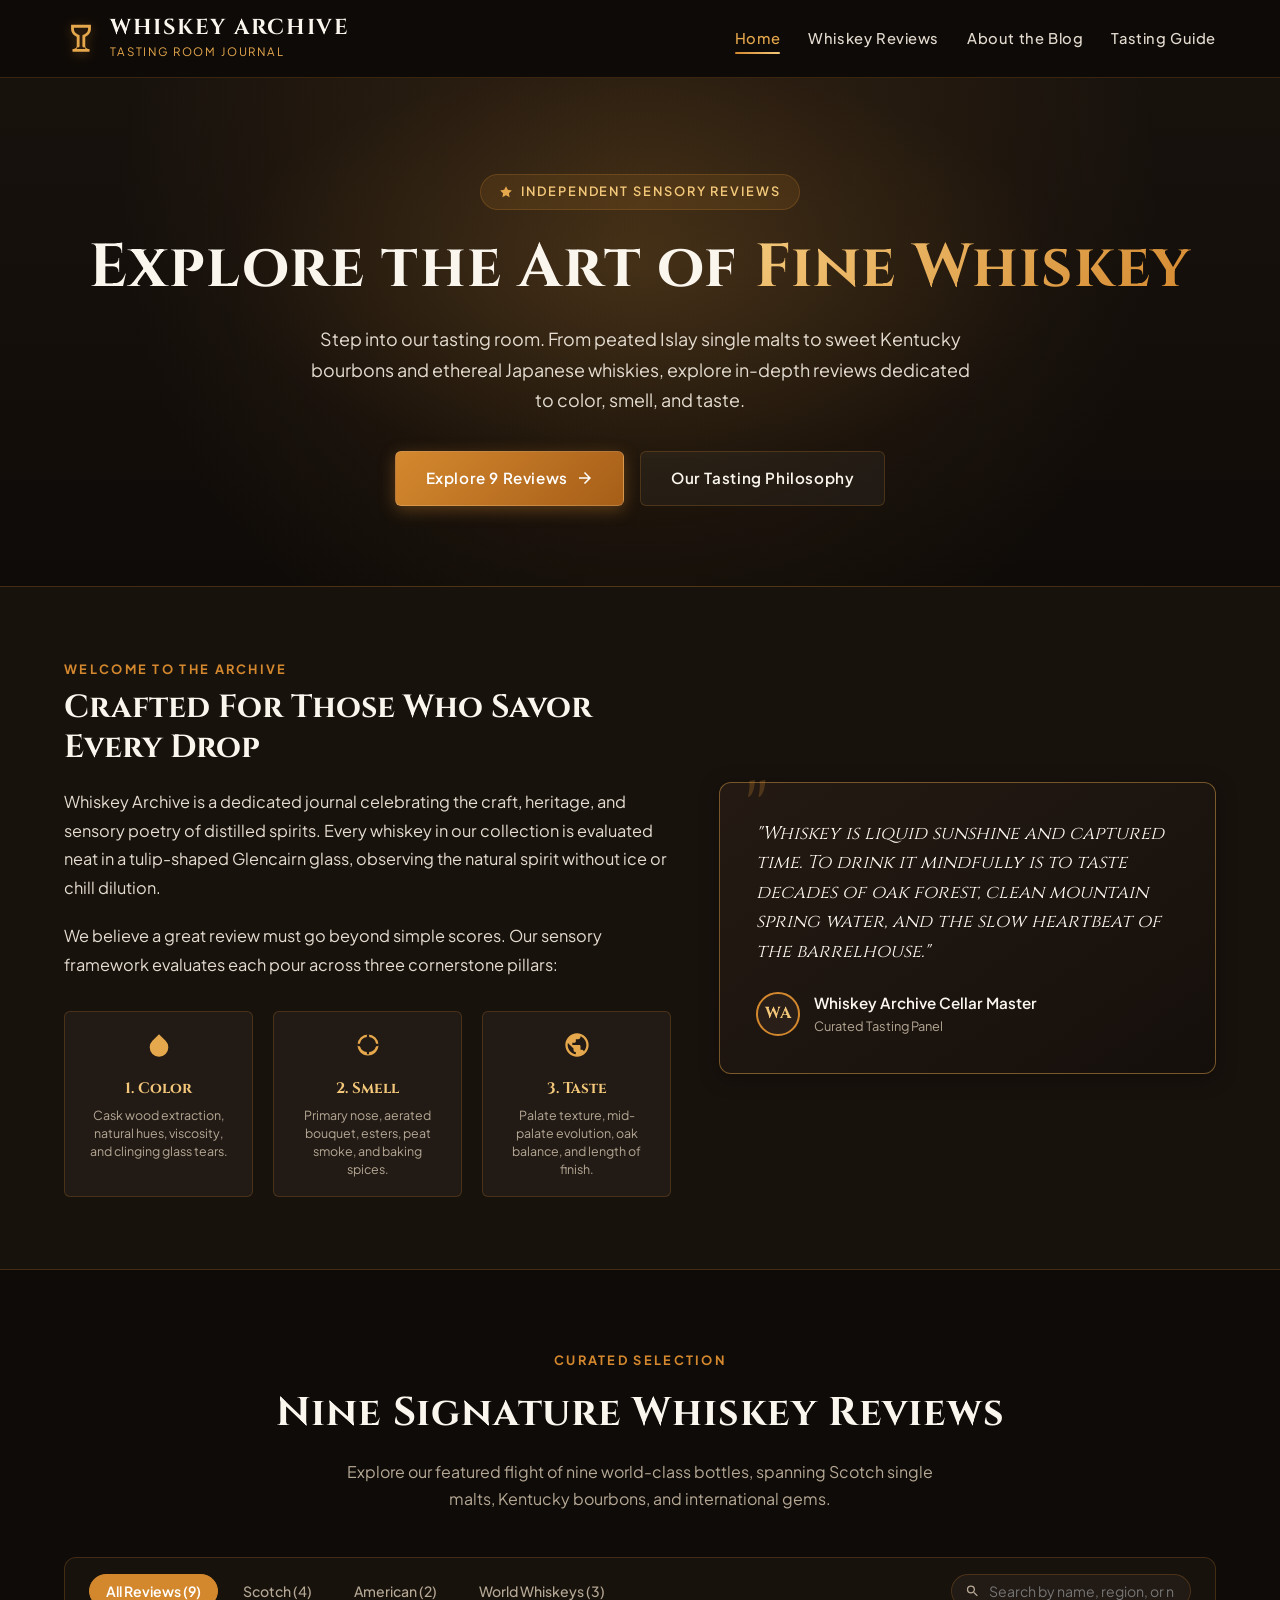
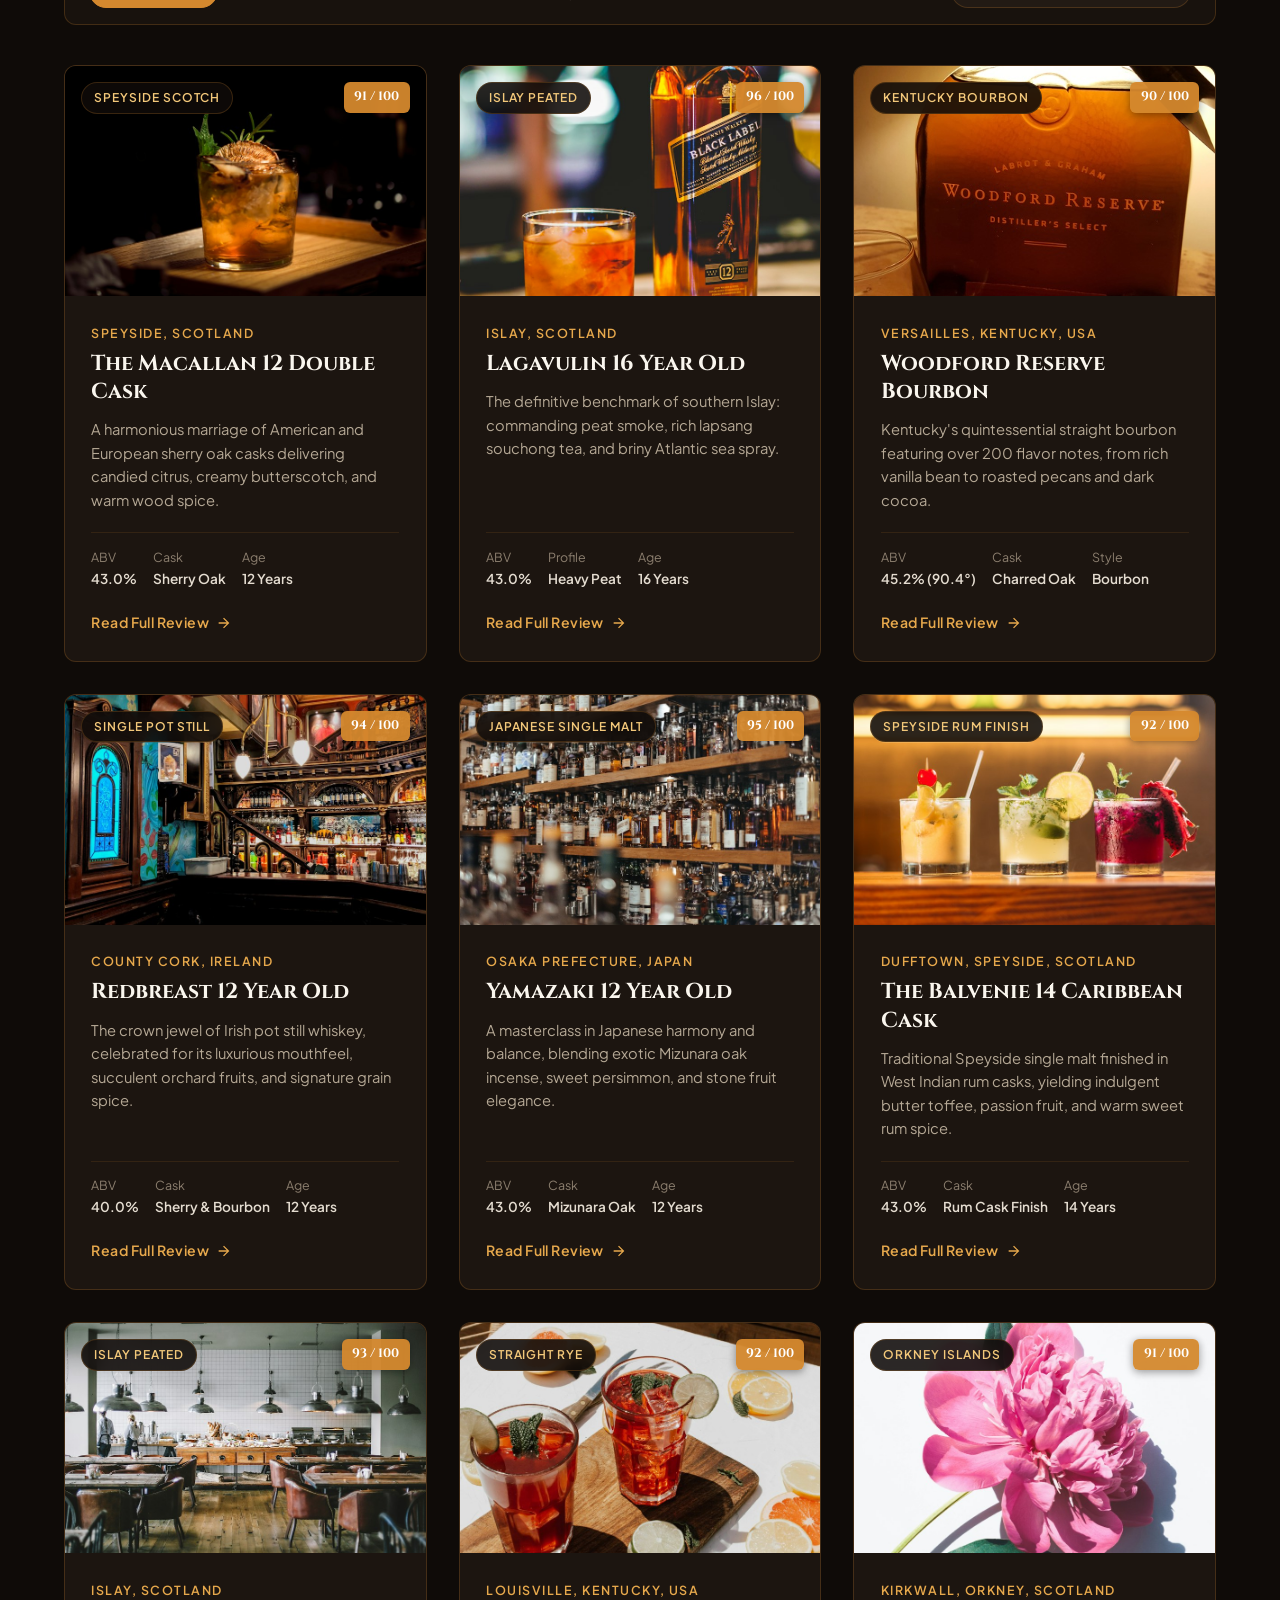
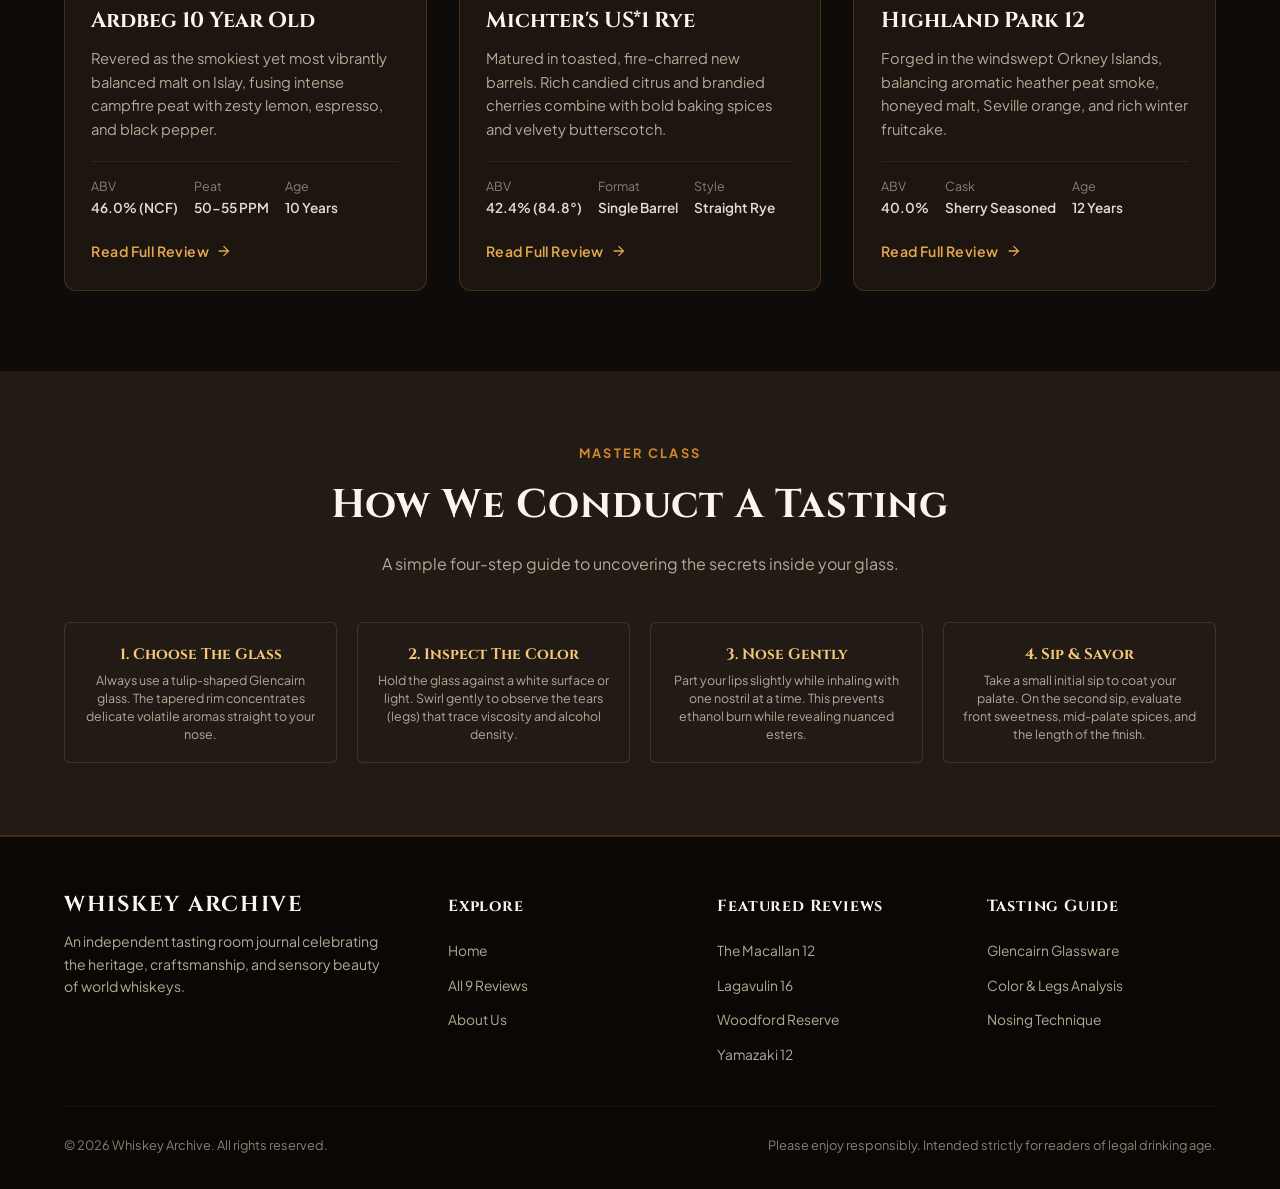
<file: index.html>
<!DOCTYPE html>
<html lang="en">
<head>
  <meta charset="UTF-8">
  <meta name="viewport" content="width=device-width, initial-scale=1.0">
  <title>Whiskey Archive | The Curated Tasting Room Journal</title>
  <meta name="description" content="A warm, refined whiskey review blog celebrating world whiskies. Discover nine comprehensive tasting evaluations analyzing appearance, aromas, and flavors.">
  <link rel="stylesheet" href="css/styles.css">
</head>
<body>

  <!-- Site Header -->
  <header class="site-header">
    <div class="container header-inner">
      <a href="index.html" class="brand-link">
        <svg class="brand-icon" viewBox="0 0 24 24">
          <path d="M5 2h14v3c0 2.2-1.3 4.2-3.3 5.1L15 10.5V17c0 1.1.9 2 2 2h1v2H6v-2h1c1.1 0 2-.9 2-2v-6.5l-.7-.4C6.3 9.2 5 7.2 5 5V2zm2 2v1c0 1.5.9 2.8 2.2 3.5l1.8.9V17c0 .6-.4 1-1 1H9v1h6v-1h-1c-.6 0-1-.4-1-1V9.4l1.8-.9C16.1 7.8 17 6.5 17 5V4H7z"/>
        </svg>
        <div class="brand-text">
          <span class="brand-title">WHISKEY ARCHIVE</span>
          <span class="brand-subtitle">Tasting Room Journal</span>
        </div>
      </a>

      <button class="mobile-toggle" aria-label="Toggle Navigation Menu" aria-expanded="false">
        <svg viewBox="0 0 24 24" stroke-width="2" fill="none">
          <path d="M4 6h16M4 12h16M4 18h16" stroke-linecap="round"/>
        </svg>
      </button>

      <nav class="main-nav">
        <ul class="nav-links">
          <li><a href="index.html" class="nav-link active">Home</a></li>
          <li><a href="#reviews" class="nav-link">Whiskey Reviews</a></li>
          <li><a href="#intro" class="nav-link">About the Blog</a></li>
          <li><a href="#tasting-guide" class="nav-link">Tasting Guide</a></li>
        </ul>
      </nav>
    </div>
  </header>

  <main>
    <!-- Welcoming Hero Section -->
    <section class="hero">
      <div class="hero-bg-accent"></div>
      <div class="container" style="position: relative; z-index: 2;">
        <div class="hero-tagline">
          <svg viewBox="0 0 24 24"><path d="M12 2L15.09 8.26L22 9.27L17 14.14L18.18 21.02L12 17.77L5.82 21.02L7 14.14L2 9.27L8.91 8.26L12 2Z"/></svg>
          Independent Sensory Reviews
        </div>
        <h1 class="hero-title">
          Explore the Art of <span>Fine Whiskey</span>
        </h1>
        <p class="hero-description">
          Step into our tasting room. From peated Islay single malts to sweet Kentucky bourbons and ethereal Japanese whiskies, explore in-depth reviews dedicated to color, smell, and taste.
        </p>
        <div class="hero-actions">
          <a href="#reviews" class="btn btn-primary">
            Explore 9 Reviews
            <svg style="width: 18px; height: 18px; fill: currentColor;" viewBox="0 0 24 24"><path d="M12 4l-1.41 1.41L16.17 11H4v2h12.17l-5.58 5.59L12 20l8-8z"/></svg>
          </a>
          <a href="#intro" class="btn btn-secondary">Our Tasting Philosophy</a>
        </div>
      </div>
    </section>

    <!-- Brief Introduction Section -->
    <section class="intro-section" id="intro">
      <div class="container">
        <div class="intro-grid">
          <div class="intro-content">
            <span class="section-label">Welcome to the Archive</span>
            <h2>Crafted For Those Who Savor Every Drop</h2>
            <p>
              Whiskey Archive is a dedicated journal celebrating the craft, heritage, and sensory poetry of distilled spirits. Every whiskey in our collection is evaluated neat in a tulip-shaped Glencairn glass, observing the natural spirit without ice or chill dilution.
            </p>
            <p>
              We believe a great review must go beyond simple scores. Our sensory framework evaluates each pour across three cornerstone pillars:
            </p>

            <div class="tasting-pillars">
              <div class="pillar-item">
                <svg class="pillar-icon" viewBox="0 0 24 24"><path d="M12 2.69l5.66 5.66a8 8 0 1 1-11.31 0z"/></svg>
                <div class="pillar-title">1. Color</div>
                <div class="pillar-desc">Cask wood extraction, natural hues, viscosity, and clinging glass tears.</div>
              </div>

              <div class="pillar-item">
                <svg class="pillar-icon" viewBox="0 0 24 24"><path d="M12 3a9 9 0 0 0-9 9c0 4.97 4.03 9 9 9s9-4.03 9-9a9 9 0 0 0-9-9zm1 14.93V19a1 1 0 0 1-2 0v-1.07A7.002 7.002 0 0 1 5.07 13H4a1 1 0 0 1 0-2h1.07A7.002 7.002 0 0 1 11 5.07V4a1 1 0 0 1 2 0v1.07A7.002 7.002 0 0 1 18.93 11H20a1 1 0 0 1 0 2h-1.07A7.002 7.002 0 0 1 13 17.93z"/></svg>
                <div class="pillar-title">2. Smell</div>
                <div class="pillar-desc">Primary nose, aerated bouquet, esters, peat smoke, and baking spices.</div>
              </div>

              <div class="pillar-item">
                <svg class="pillar-icon" viewBox="0 0 24 24"><path d="M12 2C6.48 2 2 6.48 2 12s4.48 10 10 10 10-4.48 10-10S17.52 2 12 2zm-1 17.93c-3.95-.49-7-3.85-7-7.93 0-.62.08-1.21.21-1.79L9 15v1c0 1.1.9 2 2 2v1.93zm6.9-2.54c-.26-.81-1-1.39-1.9-1.39h-1v-3c0-.55-.45-1-1-1H8v-2h2c.55 0 1-.45 1-1V7h2c1.1 0 2-.9 2-2v-.41c2.93 1.19 5 4.06 5 7.41 0 2.08-.8 3.97-2.1 5.39z"/></svg>
                <div class="pillar-title">3. Taste</div>
                <div class="pillar-desc">Palate texture, mid-palate evolution, oak balance, and length of finish.</div>
              </div>
            </div>
          </div>

          <aside class="intro-highlight-card">
            <p class="quote-text">
              "Whiskey is liquid sunshine and captured time. To drink it mindfully is to taste decades of oak forest, clean mountain spring water, and the slow heartbeat of the barrelhouse."
            </p>
            <div class="quote-author">
              <div class="quote-avatar">WA</div>
              <div class="quote-meta">
                <h4>Whiskey Archive Cellar Master</h4>
                <p>Curated Tasting Panel</p>
              </div>
            </div>
          </aside>
        </div>
      </div>
    </section>

    <!-- Clearly Organized Grid of Nine Review Cards -->
    <section class="reviews-section" id="reviews">
      <div class="container">
        <div class="section-header">
          <span class="section-label">Curated Selection</span>
          <h2 class="section-title">Nine Signature Whiskey Reviews</h2>
          <p class="section-subtitle">
            Explore our featured flight of nine world-class bottles, spanning Scotch single malts, Kentucky bourbons, and international gems.
          </p>
        </div>

        <!-- Filter & Search Controls -->
        <div class="filter-bar">
          <div class="filter-pills">
            <button class="filter-btn active" data-filter="all">All Reviews (9)</button>
            <button class="filter-btn" data-filter="scotch">Scotch (4)</button>
            <button class="filter-btn" data-filter="american">American (2)</button>
            <button class="filter-btn" data-filter="world">World Whiskeys (3)</button>
          </div>

          <div class="filter-search">
            <svg class="search-icon" viewBox="0 0 24 24"><path d="M15.5 14h-.79l-.28-.27A6.471 6.471 0 0 0 16 9.5 6.5 6.5 0 1 0 9.5 16c1.61 0 3.09-.59 4.23-1.57l.27.28v.79l5 4.99L20.49 19l-4.99-5zm-6 0C7.01 14 5 11.99 5 9.5S7.01 5 9.5 5 14 7.01 14 9.5 11.99 14 9.5 14z"/></svg>
            <input type="text" id="whiskeySearch" class="search-input" placeholder="Search by name, region, or note..." aria-label="Search reviews">
          </div>
        </div>

        <!-- The 9 Review Cards Grid -->
        <div class="reviews-grid">

          <!-- Card 1: The Macallan 12 Double Cask -->
          <article class="review-card" data-category="scotch" data-origin="Speyside, Scotland" data-tags="macallan sherry butterscotch honey single malt">
            <div class="card-img-wrap">
              <span class="card-badge">Speyside Scotch</span>
              <span class="card-rating-badge">91 / 100</span>
              <img class="card-img" src="images/macallan-12.jpg" alt="A glass and bottle of The Macallan 12 Year Old Double Cask Scotch" loading="lazy" onerror="this.onerror=null; this.src='images/placeholder.svg';">
            </div>
            <div class="card-body">
              <span class="card-origin">Speyside, Scotland</span>
              <h3 class="card-title">
                <a href="reviews/macallan-12.html">The Macallan 12 Double Cask</a>
              </h3>
              <p class="card-excerpt">
                A harmonious marriage of American and European sherry oak casks delivering candied citrus, creamy butterscotch, and warm wood spice.
              </p>
              <div class="card-specs">
                <div class="spec-item">
                  <span>ABV</span>
                  <strong>43.0%</strong>
                </div>
                <div class="spec-item">
                  <span>Cask</span>
                  <strong>Sherry Oak</strong>
                </div>
                <div class="spec-item">
                  <span>Age</span>
                  <strong>12 Years</strong>
                </div>
              </div>
              <div class="card-footer">
                <a href="reviews/macallan-12.html" class="card-link">
                  Read Full Review
                  <svg viewBox="0 0 24 24"><path d="M12 4l-1.41 1.41L16.17 11H4v2h12.17l-5.58 5.59L12 20l8-8z"/></svg>
                </a>
              </div>
            </div>
          </article>

          <!-- Card 2: Lagavulin 16 Year Old -->
          <article class="review-card" data-category="scotch" data-origin="Islay, Scotland" data-tags="lagavulin islay peat smoke maritime brine single malt">
            <div class="card-img-wrap">
              <span class="card-badge">Islay Peated</span>
              <span class="card-rating-badge">96 / 100</span>
              <img class="card-img" src="images/lagavulin-16.jpg" alt="Lagavulin 16 Year Old Scotch dram in dramatic warm tasting room lighting" loading="lazy" onerror="this.onerror=null; this.src='images/placeholder.svg';">
            </div>
            <div class="card-body">
              <span class="card-origin">Islay, Scotland</span>
              <h3 class="card-title">
                <a href="reviews/lagavulin-16.html">Lagavulin 16 Year Old</a>
              </h3>
              <p class="card-excerpt">
                The definitive benchmark of southern Islay: commanding peat smoke, rich lapsang souchong tea, and briny Atlantic sea spray.
              </p>
              <div class="card-specs">
                <div class="spec-item">
                  <span>ABV</span>
                  <strong>43.0%</strong>
                </div>
                <div class="spec-item">
                  <span>Profile</span>
                  <strong>Heavy Peat</strong>
                </div>
                <div class="spec-item">
                  <span>Age</span>
                  <strong>16 Years</strong>
                </div>
              </div>
              <div class="card-footer">
                <a href="reviews/lagavulin-16.html" class="card-link">
                  Read Full Review
                  <svg viewBox="0 0 24 24"><path d="M12 4l-1.41 1.41L16.17 11H4v2h12.17l-5.58 5.59L12 20l8-8z"/></svg>
                </a>
              </div>
            </div>
          </article>

          <!-- Card 3: Woodford Reserve -->
          <article class="review-card" data-category="american" data-origin="Kentucky, USA" data-tags="woodford reserve bourbon caramel vanilla oak kentucky">
            <div class="card-img-wrap">
              <span class="card-badge">Kentucky Bourbon</span>
              <span class="card-rating-badge">90 / 100</span>
              <img class="card-img" src="images/woodford-reserve.jpg" alt="A bottle of Woodford Reserve Distiller's Select Kentucky Straight Bourbon Whiskey" loading="lazy" onerror="this.onerror=null; this.src='images/placeholder.svg';">
            </div>
            <div class="card-body">
              <span class="card-origin">Versailles, Kentucky, USA</span>
              <h3 class="card-title">
                <a href="reviews/woodford-reserve.html">Woodford Reserve Bourbon</a>
              </h3>
              <p class="card-excerpt">
                Kentucky's quintessential straight bourbon featuring over 200 flavor notes, from rich vanilla bean to roasted pecans and dark cocoa.
              </p>
              <div class="card-specs">
                <div class="spec-item">
                  <span>ABV</span>
                  <strong>45.2% (90.4°)</strong>
                </div>
                <div class="spec-item">
                  <span>Cask</span>
                  <strong>Charred Oak</strong>
                </div>
                <div class="spec-item">
                  <span>Style</span>
                  <strong>Bourbon</strong>
                </div>
              </div>
              <div class="card-footer">
                <a href="reviews/woodford-reserve.html" class="card-link">
                  Read Full Review
                  <svg viewBox="0 0 24 24"><path d="M12 4l-1.41 1.41L16.17 11H4v2h12.17l-5.58 5.59L12 20l8-8z"/></svg>
                </a>
              </div>
            </div>
          </article>

          <!-- Card 4: Redbreast 12 Year Old -->
          <article class="review-card" data-category="world" data-origin="County Cork, Ireland" data-tags="redbreast irish pot still fruit sherry midleton">
            <div class="card-img-wrap">
              <span class="card-badge">Single Pot Still</span>
              <span class="card-rating-badge">94 / 100</span>
              <img class="card-img" src="images/redbreast-12.jpg" alt="A glass of Redbreast 12 Year Old Single Pot Still Irish Whiskey" loading="lazy" onerror="this.onerror=null; this.src='images/placeholder.svg';">
            </div>
            <div class="card-body">
              <span class="card-origin">County Cork, Ireland</span>
              <h3 class="card-title">
                <a href="reviews/redbreast-12.html">Redbreast 12 Year Old</a>
              </h3>
              <p class="card-excerpt">
                The crown jewel of Irish pot still whiskey, celebrated for its luxurious mouthfeel, succulent orchard fruits, and signature grain spice.
              </p>
              <div class="card-specs">
                <div class="spec-item">
                  <span>ABV</span>
                  <strong>40.0%</strong>
                </div>
                <div class="spec-item">
                  <span>Cask</span>
                  <strong>Sherry &amp; Bourbon</strong>
                </div>
                <div class="spec-item">
                  <span>Age</span>
                  <strong>12 Years</strong>
                </div>
              </div>
              <div class="card-footer">
                <a href="reviews/redbreast-12.html" class="card-link">
                  Read Full Review
                  <svg viewBox="0 0 24 24"><path d="M12 4l-1.41 1.41L16.17 11H4v2h12.17l-5.58 5.59L12 20l8-8z"/></svg>
                </a>
              </div>
            </div>
          </article>

          <!-- Card 5: Yamazaki 12 Year Old -->
          <article class="review-card" data-category="world" data-origin="Osaka, Japan" data-tags="yamazaki suntory japanese single malt mizunara sandalwood peach">
            <div class="card-img-wrap">
              <span class="card-badge">Japanese Single Malt</span>
              <span class="card-rating-badge">95 / 100</span>
              <img class="card-img" src="images/yamazaki-12.jpg" alt="Yamazaki 12 Year Old Japanese Whisky neat in elegant glassware" loading="lazy" onerror="this.onerror=null; this.src='images/placeholder.svg';">
            </div>
            <div class="card-body">
              <span class="card-origin">Osaka Prefecture, Japan</span>
              <h3 class="card-title">
                <a href="reviews/yamazaki-12.html">Yamazaki 12 Year Old</a>
              </h3>
              <p class="card-excerpt">
                A masterclass in Japanese harmony and balance, blending exotic Mizunara oak incense, sweet persimmon, and stone fruit elegance.
              </p>
              <div class="card-specs">
                <div class="spec-item">
                  <span>ABV</span>
                  <strong>43.0%</strong>
                </div>
                <div class="spec-item">
                  <span>Cask</span>
                  <strong>Mizunara Oak</strong>
                </div>
                <div class="spec-item">
                  <span>Age</span>
                  <strong>12 Years</strong>
                </div>
              </div>
              <div class="card-footer">
                <a href="reviews/yamazaki-12.html" class="card-link">
                  Read Full Review
                  <svg viewBox="0 0 24 24"><path d="M12 4l-1.41 1.41L16.17 11H4v2h12.17l-5.58 5.59L12 20l8-8z"/></svg>
                </a>
              </div>
            </div>
          </article>

          <!-- Card 6: The Balvenie 14 Caribbean Cask -->
          <article class="review-card" data-category="scotch" data-origin="Speyside, Scotland" data-tags="balvenie caribbean rum cask speyside toffee tropical sweet">
            <div class="card-img-wrap">
              <span class="card-badge">Speyside Rum Finish</span>
              <span class="card-rating-badge">92 / 100</span>
              <img class="card-img" src="images/balvenie-14-caribbean.jpg" alt="The Balvenie 14 Caribbean Cask neat pour in a warm tasting room" loading="lazy" onerror="this.onerror=null; this.src='images/placeholder.svg';">
            </div>
            <div class="card-body">
              <span class="card-origin">Dufftown, Speyside, Scotland</span>
              <h3 class="card-title">
                <a href="reviews/balvenie-14-caribbean.html">The Balvenie 14 Caribbean Cask</a>
              </h3>
              <p class="card-excerpt">
                Traditional Speyside single malt finished in West Indian rum casks, yielding indulgent butter toffee, passion fruit, and warm sweet rum spice.
              </p>
              <div class="card-specs">
                <div class="spec-item">
                  <span>ABV</span>
                  <strong>43.0%</strong>
                </div>
                <div class="spec-item">
                  <span>Cask</span>
                  <strong>Rum Cask Finish</strong>
                </div>
                <div class="spec-item">
                  <span>Age</span>
                  <strong>14 Years</strong>
                </div>
              </div>
              <div class="card-footer">
                <a href="reviews/balvenie-14-caribbean.html" class="card-link">
                  Read Full Review
                  <svg viewBox="0 0 24 24"><path d="M12 4l-1.41 1.41L16.17 11H4v2h12.17l-5.58 5.59L12 20l8-8z"/></svg>
                </a>
              </div>
            </div>
          </article>

          <!-- Card 7: Ardbeg 10 Year Old -->
          <article class="review-card" data-category="scotch" data-origin="Islay, Scotland" data-tags="ardbeg islay peat smoke lemon lime espresso non-chill filtered">
            <div class="card-img-wrap">
              <span class="card-badge">Islay Peated</span>
              <span class="card-rating-badge">93 / 100</span>
              <img class="card-img" src="images/ardbeg-10.jpg" alt="A glass of Ardbeg 10 Year Old Islay Single Malt Whisky" loading="lazy" onerror="this.onerror=null; this.src='images/placeholder.svg';">
            </div>
            <div class="card-body">
              <span class="card-origin">Islay, Scotland</span>
              <h3 class="card-title">
                <a href="reviews/ardbeg-10.html">Ardbeg 10 Year Old</a>
              </h3>
              <p class="card-excerpt">
                Revered as the smokiest yet most vibrantly balanced malt on Islay, fusing intense campfire peat with zesty lemon, espresso, and black pepper.
              </p>
              <div class="card-specs">
                <div class="spec-item">
                  <span>ABV</span>
                  <strong>46.0% (NCF)</strong>
                </div>
                <div class="spec-item">
                  <span>Peat</span>
                  <strong>50-55 PPM</strong>
                </div>
                <div class="spec-item">
                  <span>Age</span>
                  <strong>10 Years</strong>
                </div>
              </div>
              <div class="card-footer">
                <a href="reviews/ardbeg-10.html" class="card-link">
                  Read Full Review
                  <svg viewBox="0 0 24 24"><path d="M12 4l-1.41 1.41L16.17 11H4v2h12.17l-5.58 5.59L12 20l8-8z"/></svg>
                </a>
              </div>
            </div>
          </article>

          <!-- Card 8: Michter's US*1 Single Barrel Rye -->
          <article class="review-card" data-category="american" data-origin="Kentucky, USA" data-tags="michters rye whiskey kentucky single barrel cinnamon spice cherry">
            <div class="card-img-wrap">
              <span class="card-badge">Straight Rye</span>
              <span class="card-rating-badge">92 / 100</span>
              <img class="card-img" src="images/michters-us1-rye.jpg" alt="Michter's US*1 Single Barrel Rye in a tumbler glass" loading="lazy" onerror="this.onerror=null; this.src='images/placeholder.svg';">
            </div>
            <div class="card-body">
              <span class="card-origin">Louisville, Kentucky, USA</span>
              <h3 class="card-title">
                <a href="reviews/michters-us1-rye.html">Michter's US*1 Rye</a>
              </h3>
              <p class="card-excerpt">
                Matured in toasted, fire-charred new barrels. Rich candied citrus and brandied cherries combine with bold baking spices and velvety butterscotch.
              </p>
              <div class="card-specs">
                <div class="spec-item">
                  <span>ABV</span>
                  <strong>42.4% (84.8°)</strong>
                </div>
                <div class="spec-item">
                  <span>Format</span>
                  <strong>Single Barrel</strong>
                </div>
                <div class="spec-item">
                  <span>Style</span>
                  <strong>Straight Rye</strong>
                </div>
              </div>
              <div class="card-footer">
                <a href="reviews/michters-us1-rye.html" class="card-link">
                  Read Full Review
                  <svg viewBox="0 0 24 24"><path d="M12 4l-1.41 1.41L16.17 11H4v2h12.17l-5.58 5.59L12 20l8-8z"/></svg>
                </a>
              </div>
            </div>
          </article>

          <!-- Card 9: Highland Park 12 "Viking Honour" -->
          <article class="review-card" data-category="scotch" data-origin="Orkney, Scotland" data-tags="highland park orkney heather honey floral peat sherry fruitcake">
            <div class="card-img-wrap">
              <span class="card-badge">Orkney Islands</span>
              <span class="card-rating-badge">91 / 100</span>
              <img class="card-img" src="images/highland-park-12.jpg" alt="Highland Park 12 Viking Honour glass poured neat in tasting room" loading="lazy" onerror="this.onerror=null; this.src='images/placeholder.svg';">
            </div>
            <div class="card-body">
              <span class="card-origin">Kirkwall, Orkney, Scotland</span>
              <h3 class="card-title">
                <a href="reviews/highland-park-12.html">Highland Park 12</a>
              </h3>
              <p class="card-excerpt">
                Forged in the windswept Orkney Islands, balancing aromatic heather peat smoke, honeyed malt, Seville orange, and rich winter fruitcake.
              </p>
              <div class="card-specs">
                <div class="spec-item">
                  <span>ABV</span>
                  <strong>40.0%</strong>
                </div>
                <div class="spec-item">
                  <span>Cask</span>
                  <strong>Sherry Seasoned</strong>
                </div>
                <div class="spec-item">
                  <span>Age</span>
                  <strong>12 Years</strong>
                </div>
              </div>
              <div class="card-footer">
                <a href="reviews/highland-park-12.html" class="card-link">
                  Read Full Review
                  <svg viewBox="0 0 24 24"><path d="M12 4l-1.41 1.41L16.17 11H4v2h12.17l-5.58 5.59L12 20l8-8z"/></svg>
                </a>
              </div>
            </div>
          </article>

        </div>
      </div>
    </section>

    <!-- Tasting Room Guide Section -->
    <section class="intro-section" id="tasting-guide" style="background-color: var(--bg-surface-elevated);">
      <div class="container">
        <div class="section-header">
          <span class="section-label">Master Class</span>
          <h2 class="section-title">How We Conduct A Tasting</h2>
          <p class="section-subtitle">A simple four-step guide to uncovering the secrets inside your glass.</p>
        </div>

        <div class="tasting-pillars" style="grid-template-columns: repeat(auto-fit, minmax(240px, 1fr));">
          <div class="pillar-item">
            <div class="pillar-title">1. Choose The Glass</div>
            <div class="pillar-desc">Always use a tulip-shaped Glencairn glass. The tapered rim concentrates delicate volatile aromas straight to your nose.</div>
          </div>
          <div class="pillar-item">
            <div class="pillar-title">2. Inspect The Color</div>
            <div class="pillar-desc">Hold the glass against a white surface or light. Swirl gently to observe the tears (legs) that trace viscosity and alcohol density.</div>
          </div>
          <div class="pillar-item">
            <div class="pillar-title">3. Nose Gently</div>
            <div class="pillar-desc">Part your lips slightly while inhaling with one nostril at a time. This prevents ethanol burn while revealing nuanced esters.</div>
          </div>
          <div class="pillar-item">
            <div class="pillar-title">4. Sip &amp; Savor</div>
            <div class="pillar-desc">Take a small initial sip to coat your palate. On the second sip, evaluate front sweetness, mid-palate spices, and the length of the finish.</div>
          </div>
        </div>
      </div>
    </section>
  </main>

  <!-- Site Footer -->
  <footer class="site-footer">
    <div class="container">
      <div class="footer-grid">
        <div class="footer-brand">
          <a href="index.html" class="brand-link">
            <span class="brand-title">WHISKEY ARCHIVE</span>
          </a>
          <p>An independent tasting room journal celebrating the heritage, craftsmanship, and sensory beauty of world whiskeys.</p>
        </div>
        <div class="footer-column">
          <h4>Explore</h4>
          <ul class="footer-links">
            <li><a href="index.html">Home</a></li>
            <li><a href="#reviews">All 9 Reviews</a></li>
            <li><a href="#intro">About Us</a></li>
          </ul>
        </div>
        <div class="footer-column">
          <h4>Featured Reviews</h4>
          <ul class="footer-links">
            <li><a href="reviews/macallan-12.html">The Macallan 12</a></li>
            <li><a href="reviews/lagavulin-16.html">Lagavulin 16</a></li>
            <li><a href="reviews/woodford-reserve.html">Woodford Reserve</a></li>
            <li><a href="reviews/yamazaki-12.html">Yamazaki 12</a></li>
          </ul>
        </div>
        <div class="footer-column">
          <h4>Tasting Guide</h4>
          <ul class="footer-links">
            <li><a href="#tasting-guide">Glencairn Glassware</a></li>
            <li><a href="#tasting-guide">Color &amp; Legs Analysis</a></li>
            <li><a href="#tasting-guide">Nosing Technique</a></li>
          </ul>
        </div>
      </div>
      <div class="footer-bottom">
        <p>&copy; 2026 Whiskey Archive. All rights reserved.</p>
        <p class="footer-disclaimer">Please enjoy responsibly. Intended strictly for readers of legal drinking age.</p>
      </div>
    </div>
  </footer>

  <script src="js/main.js"></script>
</body>
</html>
</file>
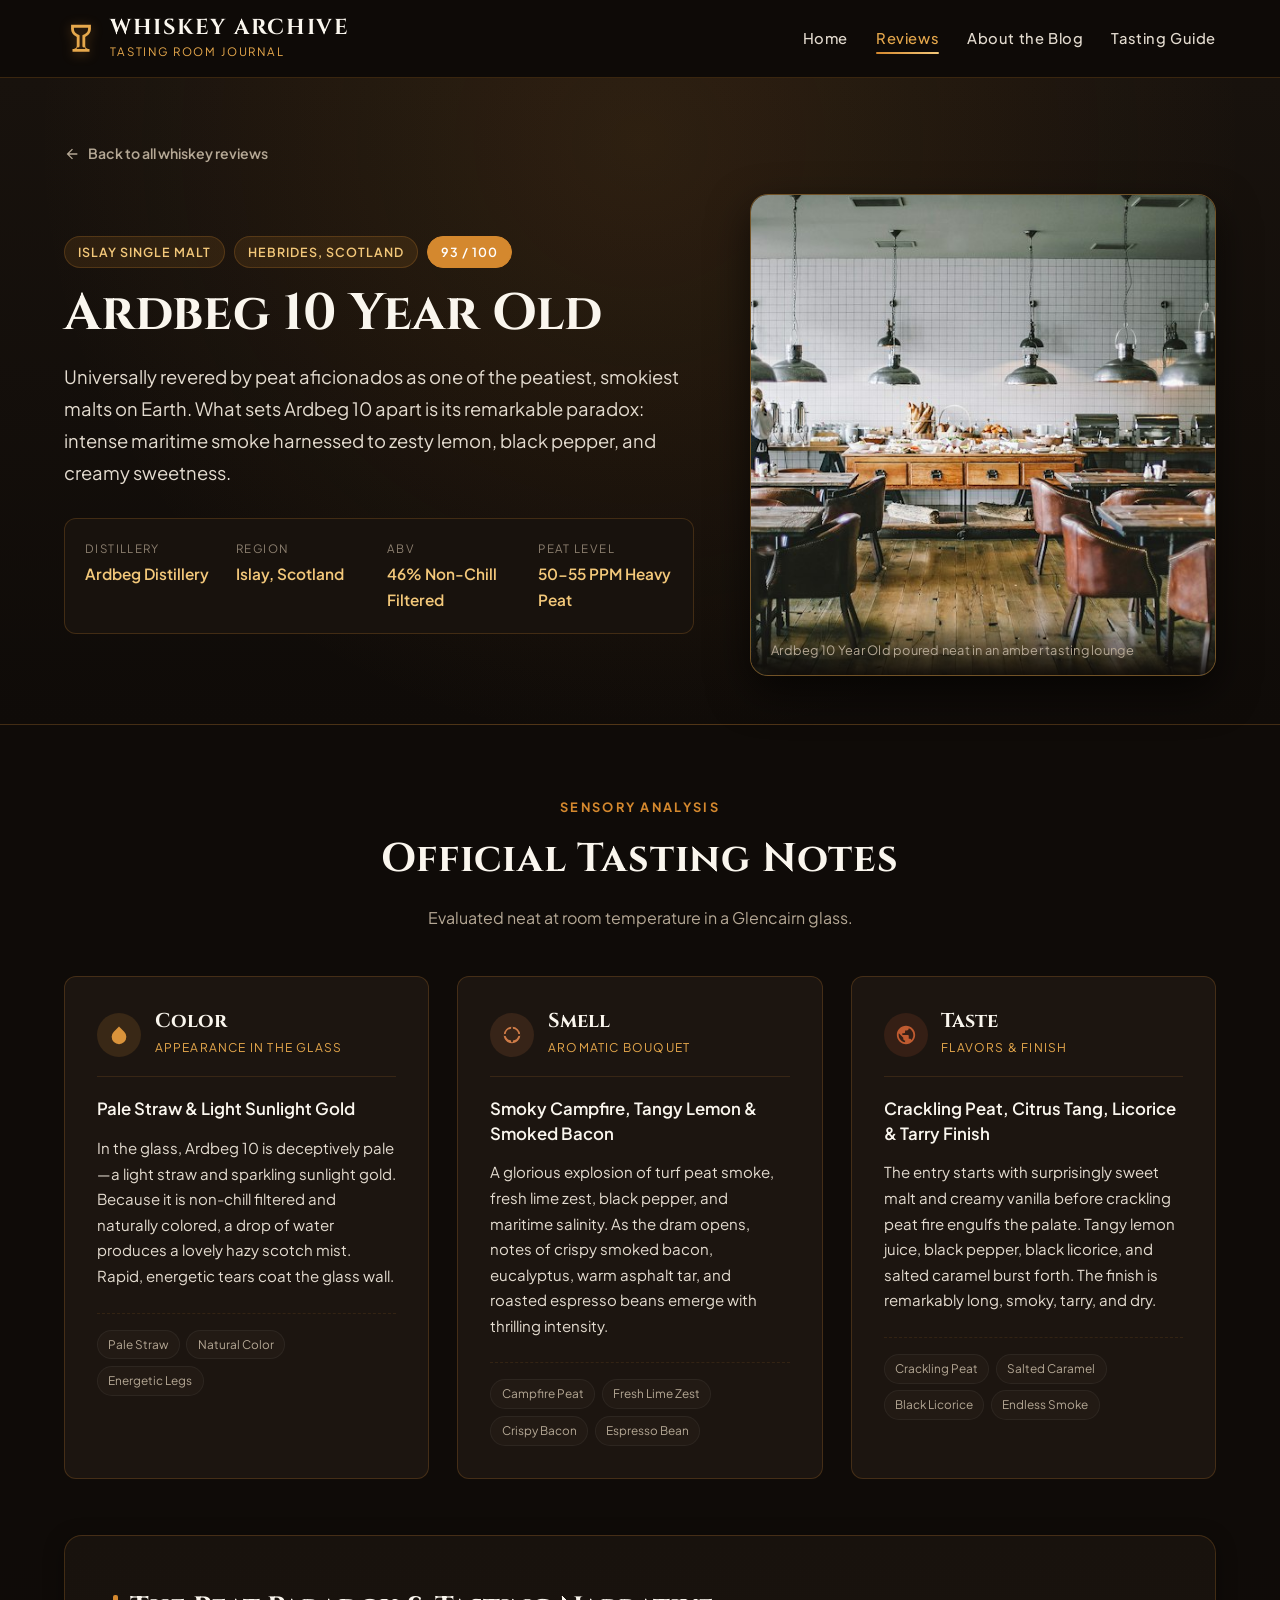
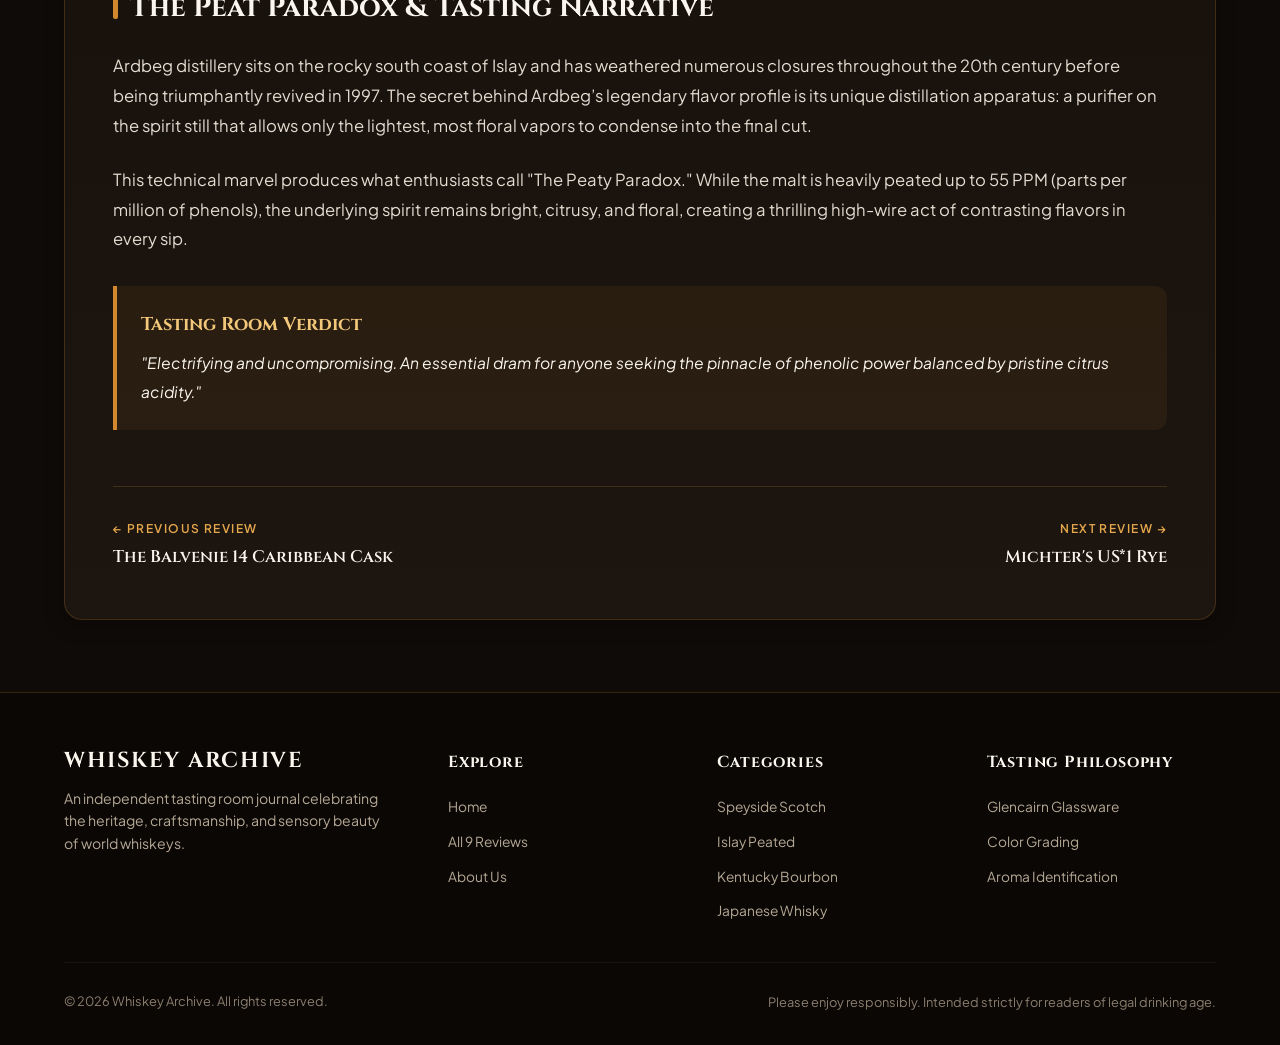
<file: reviews/ardbeg-10.html>
<!DOCTYPE html>
<html lang="en">
<head>
  <meta charset="UTF-8">
  <meta name="viewport" content="width=device-width, initial-scale=1.0">
  <title>Ardbeg 10 Year Old Review | Whiskey Archive</title>
  <meta name="description" content="Sensory tasting review of Ardbeg 10 Year Old Islay Single Malt Scotch Whisky, featuring appearance, intense peat aromas, and zesty citrus finish.">
  <link rel="stylesheet" href="../css/styles.css">
</head>
<body>

  <!-- Site Header -->
  <header class="site-header">
    <div class="container header-inner">
      <a href="../index.html" class="brand-link">
        <svg class="brand-icon" viewBox="0 0 24 24">
          <path d="M5 2h14v3c0 2.2-1.3 4.2-3.3 5.1L15 10.5V17c0 1.1.9 2 2 2h1v2H6v-2h1c1.1 0 2-.9 2-2v-6.5l-.7-.4C6.3 9.2 5 7.2 5 5V2zm2 2v1c0 1.5.9 2.8 2.2 3.5l1.8.9V17c0 .6-.4 1-1 1H9v1h6v-1h-1c-.6 0-1-.4-1-1V9.4l1.8-.9C16.1 7.8 17 6.5 17 5V4H7z"/>
        </svg>
        <div class="brand-text">
          <span class="brand-title">WHISKEY ARCHIVE</span>
          <span class="brand-subtitle">Tasting Room Journal</span>
        </div>
      </a>

      <button class="mobile-toggle" aria-label="Toggle Navigation Menu" aria-expanded="false">
        <svg viewBox="0 0 24 24" stroke-width="2" fill="none">
          <path d="M4 6h16M4 12h16M4 18h16" stroke-linecap="round"/>
        </svg>
      </button>

      <nav class="main-nav">
        <ul class="nav-links">
          <li><a href="../index.html" class="nav-link">Home</a></li>
          <li><a href="../index.html#reviews" class="nav-link active">Reviews</a></li>
          <li><a href="../index.html#intro" class="nav-link">About the Blog</a></li>
          <li><a href="../index.html#tasting-guide" class="nav-link">Tasting Guide</a></li>
        </ul>
      </nav>
    </div>
  </header>

  <main>
    <!-- Review Hero Section -->
    <section class="review-hero">
      <div class="container">
        <a href="../index.html#reviews" class="back-link">
          <svg viewBox="0 0 24 24"><path d="M20 11H7.83l5.59-5.59L12 4l-8 8 8 8 1.41-1.41L7.83 13H20v-2z"/></svg>
          Back to all whiskey reviews
        </a>

        <div class="review-header-grid">
          <div class="review-header-content">
            <div class="review-meta-pills">
              <span class="meta-pill">Islay Single Malt</span>
              <span class="meta-pill">Hebrides, Scotland</span>
              <span class="meta-pill rating">93 / 100</span>
            </div>

            <h1 class="post-title">Ardbeg 10 Year Old</h1>
            <p class="post-lead">
              Universally revered by peat aficionados as one of the peatiest, smokiest malts on Earth. What sets Ardbeg 10 apart is its remarkable paradox: intense maritime smoke harnessed to zesty lemon, black pepper, and creamy sweetness.
            </p>

            <div class="post-quick-specs">
              <div class="spec-box">
                <span>Distillery</span>
                <strong>Ardbeg Distillery</strong>
              </div>
              <div class="spec-box">
                <span>Region</span>
                <strong>Islay, Scotland</strong>
              </div>
              <div class="spec-box">
                <span>ABV</span>
                <strong>46% Non-Chill Filtered</strong>
              </div>
              <div class="spec-box">
                <span>Peat Level</span>
                <strong>50-55 PPM Heavy Peat</strong>
              </div>
            </div>
          </div>

          <div class="post-image-container">
            <img src="../images/ardbeg-10.jpg" alt="Ardbeg 10 Year Old neat pour showcasing its pale natural gold tone" loading="eager" onerror="this.onerror=null; this.src='../images/placeholder.svg';">
            <div class="post-image-caption">Ardbeg 10 Year Old poured neat in an amber tasting lounge</div>
          </div>
        </div>
      </div>
    </section>

    <!-- Sensory Tasting Room Cards (Color, Smell, Taste) -->
    <section class="tasting-notes-section">
      <div class="container">
        <div class="section-header">
          <span class="section-label">Sensory Analysis</span>
          <h2 class="section-title">Official Tasting Notes</h2>
          <p class="section-subtitle">Evaluated neat at room temperature in a Glencairn glass.</p>
        </div>

        <div class="sensory-grid">
          <!-- Color -->
          <article class="sensory-card color">
            <div class="sensory-header">
              <div class="sensory-icon-wrap">
                <svg viewBox="0 0 24 24"><path d="M12 2.69l5.66 5.66a8 8 0 1 1-11.31 0z"/></svg>
              </div>
              <div class="sensory-title-group">
                <h3>Color</h3>
                <span>Appearance in the Glass</span>
              </div>
            </div>
            <div class="sensory-summary">Pale Straw &amp; Light Sunlight Gold</div>
            <p class="sensory-description">
              In the glass, Ardbeg 10 is deceptively pale—a light straw and sparkling sunlight gold. Because it is non-chill filtered and naturally colored, a drop of water produces a lovely hazy scotch mist. Rapid, energetic tears coat the glass wall.
            </p>
            <div class="sensory-tags">
              <span class="sensory-tag">Pale Straw</span>
              <span class="sensory-tag">Natural Color</span>
              <span class="sensory-tag">Energetic Legs</span>
            </div>
          </article>

          <!-- Smell -->
          <article class="sensory-card smell">
            <div class="sensory-header">
              <div class="sensory-icon-wrap">
                <svg viewBox="0 0 24 24"><path d="M12 3a9 9 0 0 0-9 9c0 4.97 4.03 9 9 9s9-4.03 9-9a9 9 0 0 0-9-9zm1 14.93V19a1 1 0 0 1-2 0v-1.07A7.002 7.002 0 0 1 5.07 13H4a1 1 0 0 1 0-2h1.07A7.002 7.002 0 0 1 11 5.07V4a1 1 0 0 1 2 0v1.07A7.002 7.002 0 0 1 18.93 11H20a1 1 0 0 1 0 2h-1.07A7.002 7.002 0 0 1 13 17.93z"/></svg>
              </div>
              <div class="sensory-title-group">
                <h3>Smell</h3>
                <span>Aromatic Bouquet</span>
              </div>
            </div>
            <div class="sensory-summary">Smoky Campfire, Tangy Lemon &amp; Smoked Bacon</div>
            <p class="sensory-description">
              A glorious explosion of turf peat smoke, fresh lime zest, black pepper, and maritime salinity. As the dram opens, notes of crispy smoked bacon, eucalyptus, warm asphalt tar, and roasted espresso beans emerge with thrilling intensity.
            </p>
            <div class="sensory-tags">
              <span class="sensory-tag">Campfire Peat</span>
              <span class="sensory-tag">Fresh Lime Zest</span>
              <span class="sensory-tag">Crispy Bacon</span>
              <span class="sensory-tag">Espresso Bean</span>
            </div>
          </article>

          <!-- Taste -->
          <article class="sensory-card taste">
            <div class="sensory-header">
              <div class="sensory-icon-wrap">
                <svg viewBox="0 0 24 24"><path d="M12 2C6.48 2 2 6.48 2 12s4.48 10 10 10 10-4.48 10-10S17.52 2 12 2zm-1 17.93c-3.95-.49-7-3.85-7-7.93 0-.62.08-1.21.21-1.79L9 15v1c0 1.1.9 2 2 2v1.93zm6.9-2.54c-.26-.81-1-1.39-1.9-1.39h-1v-3c0-.55-.45-1-1-1H8v-2h2c.55 0 1-.45 1-1V7h2c1.1 0 2-.9 2-2v-.41c2.93 1.19 5 4.06 5 7.41 0 2.08-.8 3.97-2.1 5.39z"/></svg>
              </div>
              <div class="sensory-title-group">
                <h3>Taste</h3>
                <span>Flavors &amp; Finish</span>
              </div>
            </div>
            <div class="sensory-summary">Crackling Peat, Citrus Tang, Licorice &amp; Tarry Finish</div>
            <p class="sensory-description">
              The entry starts with surprisingly sweet malt and creamy vanilla before crackling peat fire engulfs the palate. Tangy lemon juice, black pepper, black licorice, and salted caramel burst forth. The finish is remarkably long, smoky, tarry, and dry.
            </p>
            <div class="sensory-tags">
              <span class="sensory-tag">Crackling Peat</span>
              <span class="sensory-tag">Salted Caramel</span>
              <span class="sensory-tag">Black Licorice</span>
              <span class="sensory-tag">Endless Smoke</span>
            </div>
          </article>
        </div>

        <!-- Full Narrative Review -->
        <article class="narrative-card">
          <h3>The Peat Paradox &amp; Tasting Narrative</h3>
          <p>
            Ardbeg distillery sits on the rocky south coast of Islay and has weathered numerous closures throughout the 20th century before being triumphantly revived in 1997. The secret behind Ardbeg’s legendary flavor profile is its unique distillation apparatus: a purifier on the spirit still that allows only the lightest, most floral vapors to condense into the final cut.
          </p>
          <p>
            This technical marvel produces what enthusiasts call "The Peaty Paradox." While the malt is heavily peated up to 55 PPM (parts per million of phenols), the underlying spirit remains bright, citrusy, and floral, creating a thrilling high-wire act of contrasting flavors in every sip.
          </p>

          <div class="verdict-box">
            <h4>Tasting Room Verdict</h4>
            <p>
              "Electrifying and uncompromising. An essential dram for anyone seeking the pinnacle of phenolic power balanced by pristine citrus acidity."
            </p>
          </div>

          <!-- Post Pagination Navigation -->
          <nav class="post-navigation" aria-label="Review Navigation">
            <a href="balvenie-14-caribbean.html" class="nav-prev">
              <span class="nav-direction-label">&larr; Previous Review</span>
              <span class="nav-post-title">The Balvenie 14 Caribbean Cask</span>
            </a>
            <a href="michters-us1-rye.html" class="nav-next">
              <span class="nav-direction-label">Next Review &rarr;</span>
              <span class="nav-post-title">Michter's US*1 Rye</span>
            </a>
          </nav>
        </article>
      </div>
    </section>
  </main>

  <!-- Site Footer -->
  <footer class="site-footer">
    <div class="container">
      <div class="footer-grid">
        <div class="footer-brand">
          <a href="../index.html" class="brand-link">
            <span class="brand-title">WHISKEY ARCHIVE</span>
          </a>
          <p>An independent tasting room journal celebrating the heritage, craftsmanship, and sensory beauty of world whiskeys.</p>
        </div>
        <div class="footer-column">
          <h4>Explore</h4>
          <ul class="footer-links">
            <li><a href="../index.html">Home</a></li>
            <li><a href="../index.html#reviews">All 9 Reviews</a></li>
            <li><a href="../index.html#intro">About Us</a></li>
          </ul>
        </div>
        <div class="footer-column">
          <h4>Categories</h4>
          <ul class="footer-links">
            <li><a href="macallan-12.html">Speyside Scotch</a></li>
            <li><a href="lagavulin-16.html">Islay Peated</a></li>
            <li><a href="woodford-reserve.html">Kentucky Bourbon</a></li>
            <li><a href="yamazaki-12.html">Japanese Whisky</a></li>
          </ul>
        </div>
        <div class="footer-column">
          <h4>Tasting Philosophy</h4>
          <ul class="footer-links">
            <li><a href="../index.html#tasting-guide">Glencairn Glassware</a></li>
            <li><a href="../index.html#tasting-guide">Color Grading</a></li>
            <li><a href="../index.html#tasting-guide">Aroma Identification</a></li>
          </ul>
        </div>
      </div>
      <div class="footer-bottom">
        <p>&copy; 2026 Whiskey Archive. All rights reserved.</p>
        <p class="footer-disclaimer">Please enjoy responsibly. Intended strictly for readers of legal drinking age.</p>
      </div>
    </div>
  </footer>

  <script src="../js/main.js"></script>
</body>
</html>
</file>
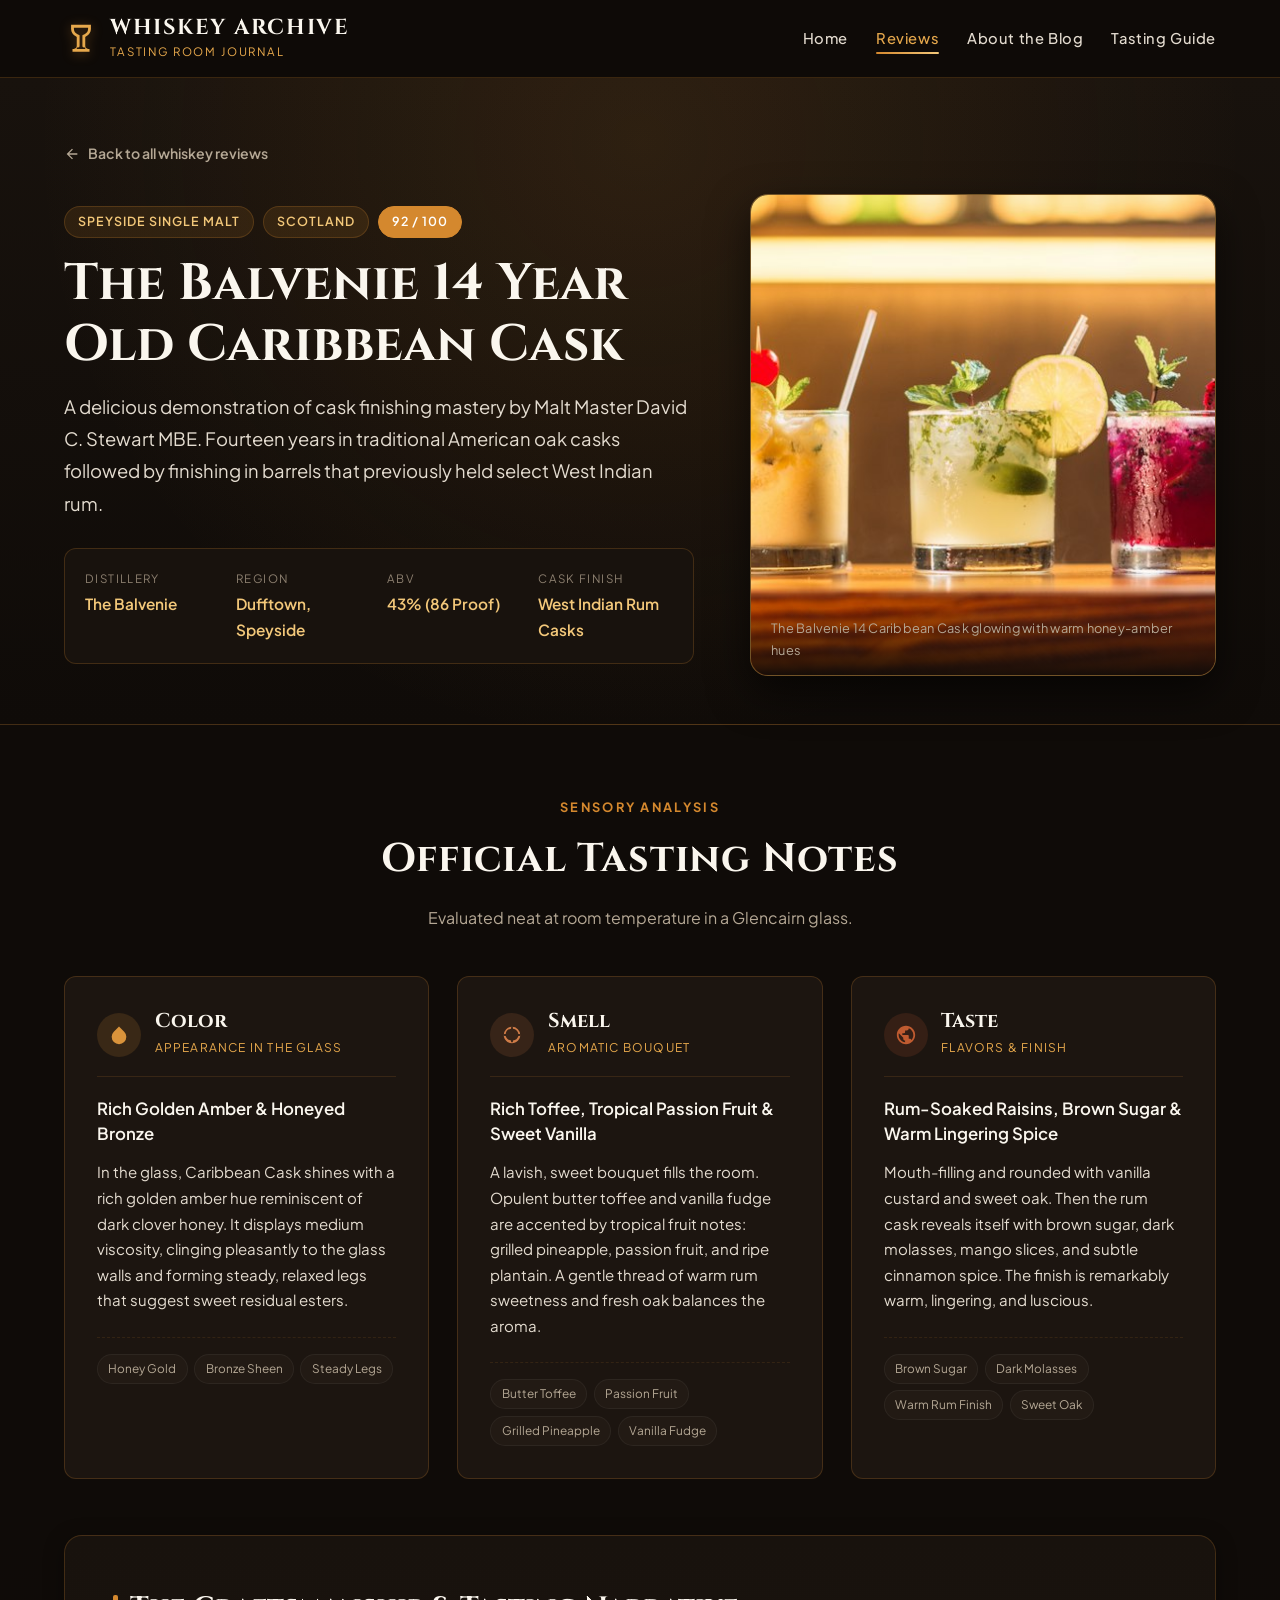
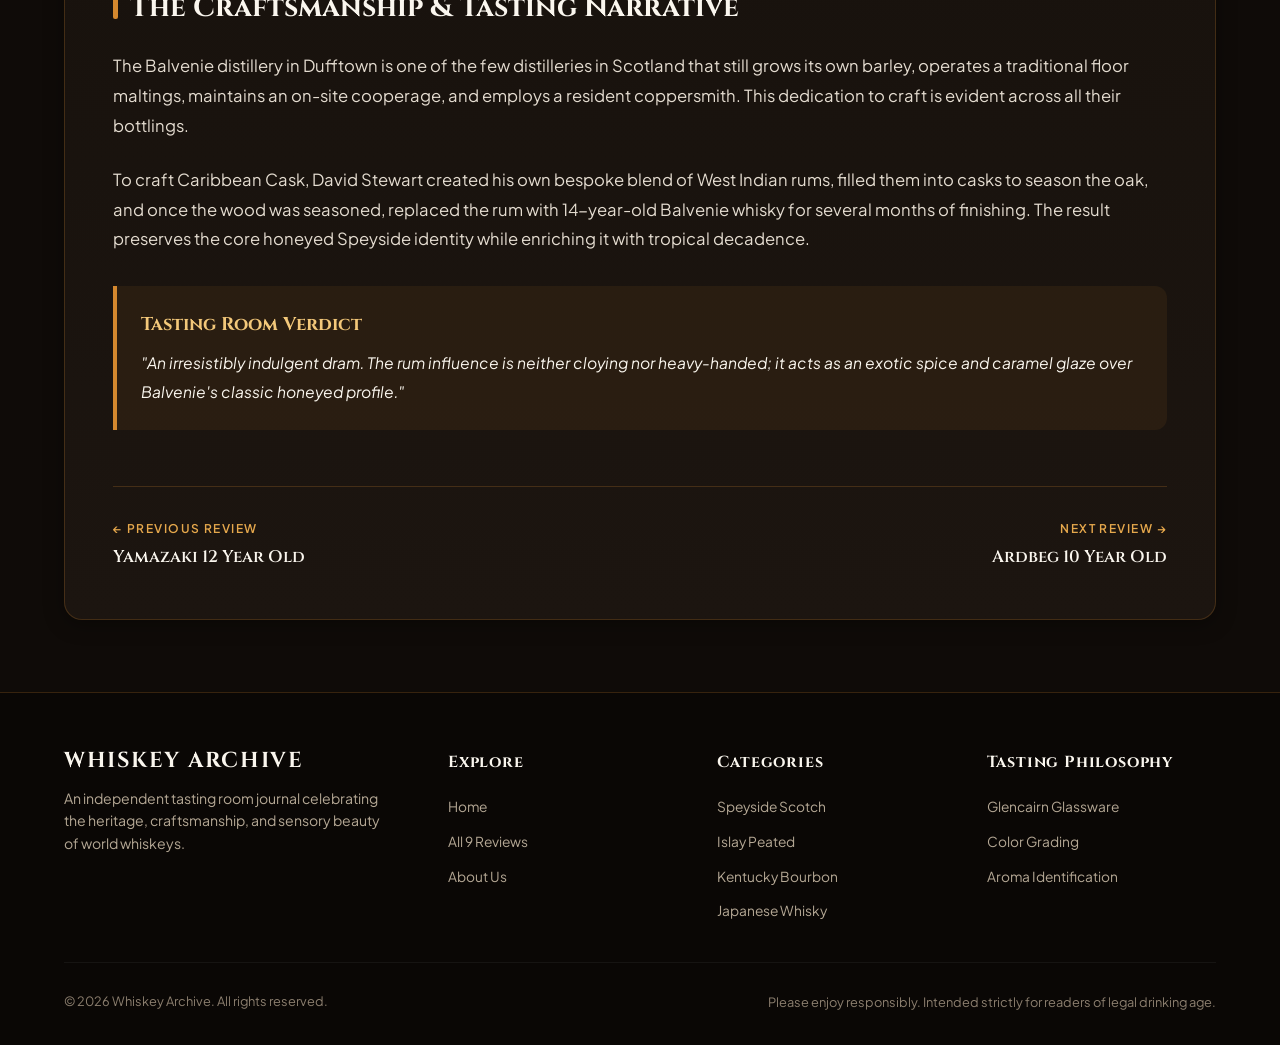
<file: reviews/balvenie-14-caribbean.html>
<!DOCTYPE html>
<html lang="en">
<head>
  <meta charset="UTF-8">
  <meta name="viewport" content="width=device-width, initial-scale=1.0">
  <title>The Balvenie 14 Caribbean Cask Review | Whiskey Archive</title>
  <meta name="description" content="Tasting review of The Balvenie 14 Year Old Caribbean Cask Single Malt Scotch Whisky, detailing its rum cask sweetness, tropical aromas, and finish.">
  <link rel="stylesheet" href="../css/styles.css">
</head>
<body>

  <!-- Site Header -->
  <header class="site-header">
    <div class="container header-inner">
      <a href="../index.html" class="brand-link">
        <svg class="brand-icon" viewBox="0 0 24 24">
          <path d="M5 2h14v3c0 2.2-1.3 4.2-3.3 5.1L15 10.5V17c0 1.1.9 2 2 2h1v2H6v-2h1c1.1 0 2-.9 2-2v-6.5l-.7-.4C6.3 9.2 5 7.2 5 5V2zm2 2v1c0 1.5.9 2.8 2.2 3.5l1.8.9V17c0 .6-.4 1-1 1H9v1h6v-1h-1c-.6 0-1-.4-1-1V9.4l1.8-.9C16.1 7.8 17 6.5 17 5V4H7z"/>
        </svg>
        <div class="brand-text">
          <span class="brand-title">WHISKEY ARCHIVE</span>
          <span class="brand-subtitle">Tasting Room Journal</span>
        </div>
      </a>

      <button class="mobile-toggle" aria-label="Toggle Navigation Menu" aria-expanded="false">
        <svg viewBox="0 0 24 24" stroke-width="2" fill="none">
          <path d="M4 6h16M4 12h16M4 18h16" stroke-linecap="round"/>
        </svg>
      </button>

      <nav class="main-nav">
        <ul class="nav-links">
          <li><a href="../index.html" class="nav-link">Home</a></li>
          <li><a href="../index.html#reviews" class="nav-link active">Reviews</a></li>
          <li><a href="../index.html#intro" class="nav-link">About the Blog</a></li>
          <li><a href="../index.html#tasting-guide" class="nav-link">Tasting Guide</a></li>
        </ul>
      </nav>
    </div>
  </header>

  <main>
    <!-- Review Hero Section -->
    <section class="review-hero">
      <div class="container">
        <a href="../index.html#reviews" class="back-link">
          <svg viewBox="0 0 24 24"><path d="M20 11H7.83l5.59-5.59L12 4l-8 8 8 8 1.41-1.41L7.83 13H20v-2z"/></svg>
          Back to all whiskey reviews
        </a>

        <div class="review-header-grid">
          <div class="review-header-content">
            <div class="review-meta-pills">
              <span class="meta-pill">Speyside Single Malt</span>
              <span class="meta-pill">Scotland</span>
              <span class="meta-pill rating">92 / 100</span>
            </div>

            <h1 class="post-title">The Balvenie 14 Year Old Caribbean Cask</h1>
            <p class="post-lead">
              A delicious demonstration of cask finishing mastery by Malt Master David C. Stewart MBE. Fourteen years in traditional American oak casks followed by finishing in barrels that previously held select West Indian rum.
            </p>

            <div class="post-quick-specs">
              <div class="spec-box">
                <span>Distillery</span>
                <strong>The Balvenie</strong>
              </div>
              <div class="spec-box">
                <span>Region</span>
                <strong>Dufftown, Speyside</strong>
              </div>
              <div class="spec-box">
                <span>ABV</span>
                <strong>43% (86 Proof)</strong>
              </div>
              <div class="spec-box">
                <span>Cask Finish</span>
                <strong>West Indian Rum Casks</strong>
              </div>
            </div>
          </div>

          <div class="post-image-container">
            <img src="../images/balvenie-14-caribbean.jpg" alt="The Balvenie 14 Caribbean Cask neat pour in a warm tasting lounge" loading="eager" onerror="this.onerror=null; this.src='../images/placeholder.svg';">
            <div class="post-image-caption">The Balvenie 14 Caribbean Cask glowing with warm honey-amber hues</div>
          </div>
        </div>
      </div>
    </section>

    <!-- Sensory Tasting Room Cards (Color, Smell, Taste) -->
    <section class="tasting-notes-section">
      <div class="container">
        <div class="section-header">
          <span class="section-label">Sensory Analysis</span>
          <h2 class="section-title">Official Tasting Notes</h2>
          <p class="section-subtitle">Evaluated neat at room temperature in a Glencairn glass.</p>
        </div>

        <div class="sensory-grid">
          <!-- Color -->
          <article class="sensory-card color">
            <div class="sensory-header">
              <div class="sensory-icon-wrap">
                <svg viewBox="0 0 24 24"><path d="M12 2.69l5.66 5.66a8 8 0 1 1-11.31 0z"/></svg>
              </div>
              <div class="sensory-title-group">
                <h3>Color</h3>
                <span>Appearance in the Glass</span>
              </div>
            </div>
            <div class="sensory-summary">Rich Golden Amber &amp; Honeyed Bronze</div>
            <p class="sensory-description">
              In the glass, Caribbean Cask shines with a rich golden amber hue reminiscent of dark clover honey. It displays medium viscosity, clinging pleasantly to the glass walls and forming steady, relaxed legs that suggest sweet residual esters.
            </p>
            <div class="sensory-tags">
              <span class="sensory-tag">Honey Gold</span>
              <span class="sensory-tag">Bronze Sheen</span>
              <span class="sensory-tag">Steady Legs</span>
            </div>
          </article>

          <!-- Smell -->
          <article class="sensory-card smell">
            <div class="sensory-header">
              <div class="sensory-icon-wrap">
                <svg viewBox="0 0 24 24"><path d="M12 3a9 9 0 0 0-9 9c0 4.97 4.03 9 9 9s9-4.03 9-9a9 9 0 0 0-9-9zm1 14.93V19a1 1 0 0 1-2 0v-1.07A7.002 7.002 0 0 1 5.07 13H4a1 1 0 0 1 0-2h1.07A7.002 7.002 0 0 1 11 5.07V4a1 1 0 0 1 2 0v1.07A7.002 7.002 0 0 1 18.93 11H20a1 1 0 0 1 0 2h-1.07A7.002 7.002 0 0 1 13 17.93z"/></svg>
              </div>
              <div class="sensory-title-group">
                <h3>Smell</h3>
                <span>Aromatic Bouquet</span>
              </div>
            </div>
            <div class="sensory-summary">Rich Toffee, Tropical Passion Fruit &amp; Sweet Vanilla</div>
            <p class="sensory-description">
              A lavish, sweet bouquet fills the room. Opulent butter toffee and vanilla fudge are accented by tropical fruit notes: grilled pineapple, passion fruit, and ripe plantain. A gentle thread of warm rum sweetness and fresh oak balances the aroma.
            </p>
            <div class="sensory-tags">
              <span class="sensory-tag">Butter Toffee</span>
              <span class="sensory-tag">Passion Fruit</span>
              <span class="sensory-tag">Grilled Pineapple</span>
              <span class="sensory-tag">Vanilla Fudge</span>
            </div>
          </article>

          <!-- Taste -->
          <article class="sensory-card taste">
            <div class="sensory-header">
              <div class="sensory-icon-wrap">
                <svg viewBox="0 0 24 24"><path d="M12 2C6.48 2 2 6.48 2 12s4.48 10 10 10 10-4.48 10-10S17.52 2 12 2zm-1 17.93c-3.95-.49-7-3.85-7-7.93 0-.62.08-1.21.21-1.79L9 15v1c0 1.1.9 2 2 2v1.93zm6.9-2.54c-.26-.81-1-1.39-1.9-1.39h-1v-3c0-.55-.45-1-1-1H8v-2h2c.55 0 1-.45 1-1V7h2c1.1 0 2-.9 2-2v-.41c2.93 1.19 5 4.06 5 7.41 0 2.08-.8 3.97-2.1 5.39z"/></svg>
              </div>
              <div class="sensory-title-group">
                <h3>Taste</h3>
                <span>Flavors &amp; Finish</span>
              </div>
            </div>
            <div class="sensory-summary">Rum-Soaked Raisins, Brown Sugar &amp; Warm Lingering Spice</div>
            <p class="sensory-description">
              Mouth-filling and rounded with vanilla custard and sweet oak. Then the rum cask reveals itself with brown sugar, dark molasses, mango slices, and subtle cinnamon spice. The finish is remarkably warm, lingering, and luscious.
            </p>
            <div class="sensory-tags">
              <span class="sensory-tag">Brown Sugar</span>
              <span class="sensory-tag">Dark Molasses</span>
              <span class="sensory-tag">Warm Rum Finish</span>
              <span class="sensory-tag">Sweet Oak</span>
            </div>
          </article>
        </div>

        <!-- Full Narrative Review -->
        <article class="narrative-card">
          <h3>The Craftsmanship &amp; Tasting Narrative</h3>
          <p>
            The Balvenie distillery in Dufftown is one of the few distilleries in Scotland that still grows its own barley, operates a traditional floor maltings, maintains an on-site cooperage, and employs a resident coppersmith. This dedication to craft is evident across all their bottlings.
          </p>
          <p>
            To craft Caribbean Cask, David Stewart created his own bespoke blend of West Indian rums, filled them into casks to season the oak, and once the wood was seasoned, replaced the rum with 14-year-old Balvenie whisky for several months of finishing. The result preserves the core honeyed Speyside identity while enriching it with tropical decadence.
          </p>

          <div class="verdict-box">
            <h4>Tasting Room Verdict</h4>
            <p>
              "An irresistibly indulgent dram. The rum influence is neither cloying nor heavy-handed; it acts as an exotic spice and caramel glaze over Balvenie's classic honeyed profile."
            </p>
          </div>

          <!-- Post Pagination Navigation -->
          <nav class="post-navigation" aria-label="Review Navigation">
            <a href="yamazaki-12.html" class="nav-prev">
              <span class="nav-direction-label">&larr; Previous Review</span>
              <span class="nav-post-title">Yamazaki 12 Year Old</span>
            </a>
            <a href="ardbeg-10.html" class="nav-next">
              <span class="nav-direction-label">Next Review &rarr;</span>
              <span class="nav-post-title">Ardbeg 10 Year Old</span>
            </a>
          </nav>
        </article>
      </div>
    </section>
  </main>

  <!-- Site Footer -->
  <footer class="site-footer">
    <div class="container">
      <div class="footer-grid">
        <div class="footer-brand">
          <a href="../index.html" class="brand-link">
            <span class="brand-title">WHISKEY ARCHIVE</span>
          </a>
          <p>An independent tasting room journal celebrating the heritage, craftsmanship, and sensory beauty of world whiskeys.</p>
        </div>
        <div class="footer-column">
          <h4>Explore</h4>
          <ul class="footer-links">
            <li><a href="../index.html">Home</a></li>
            <li><a href="../index.html#reviews">All 9 Reviews</a></li>
            <li><a href="../index.html#intro">About Us</a></li>
          </ul>
        </div>
        <div class="footer-column">
          <h4>Categories</h4>
          <ul class="footer-links">
            <li><a href="macallan-12.html">Speyside Scotch</a></li>
            <li><a href="lagavulin-16.html">Islay Peated</a></li>
            <li><a href="woodford-reserve.html">Kentucky Bourbon</a></li>
            <li><a href="yamazaki-12.html">Japanese Whisky</a></li>
          </ul>
        </div>
        <div class="footer-column">
          <h4>Tasting Philosophy</h4>
          <ul class="footer-links">
            <li><a href="../index.html#tasting-guide">Glencairn Glassware</a></li>
            <li><a href="../index.html#tasting-guide">Color Grading</a></li>
            <li><a href="../index.html#tasting-guide">Aroma Identification</a></li>
          </ul>
        </div>
      </div>
      <div class="footer-bottom">
        <p>&copy; 2026 Whiskey Archive. All rights reserved.</p>
        <p class="footer-disclaimer">Please enjoy responsibly. Intended strictly for readers of legal drinking age.</p>
      </div>
    </div>
  </footer>

  <script src="../js/main.js"></script>
</body>
</html>
</file>
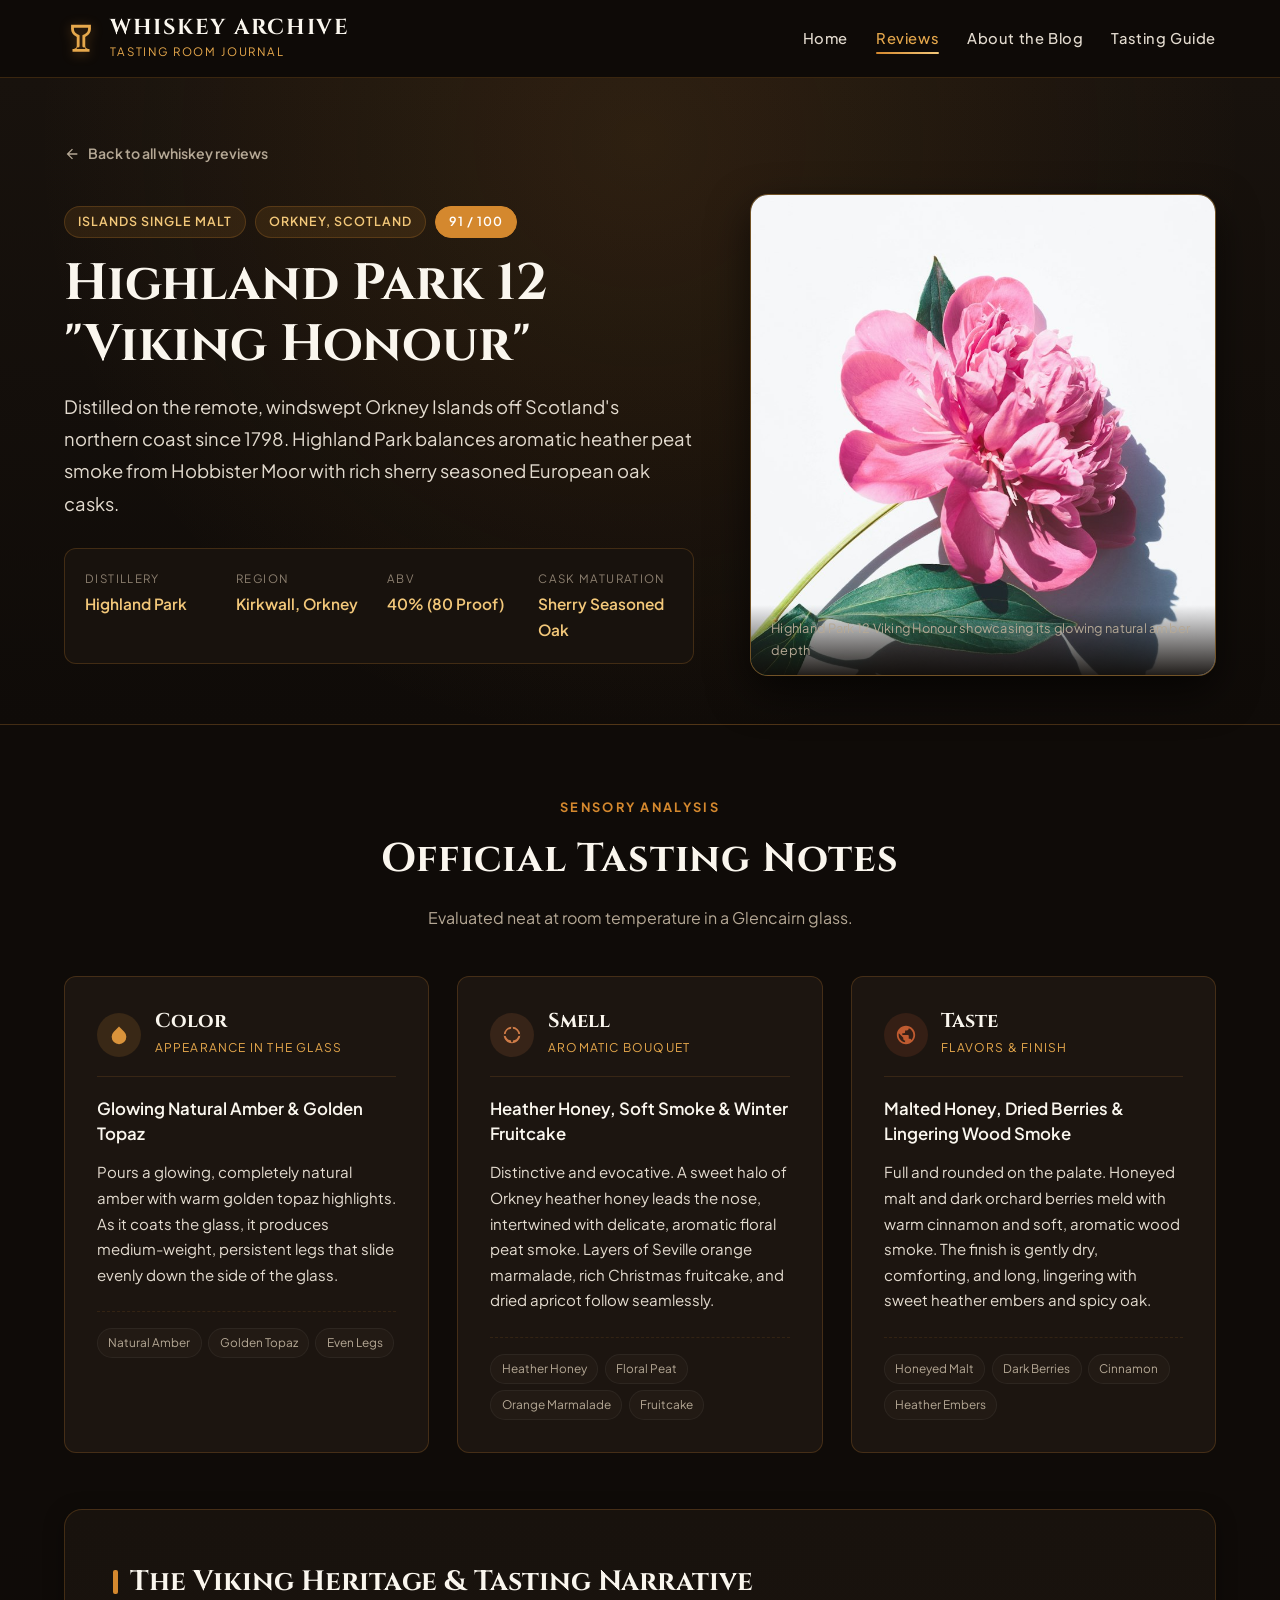
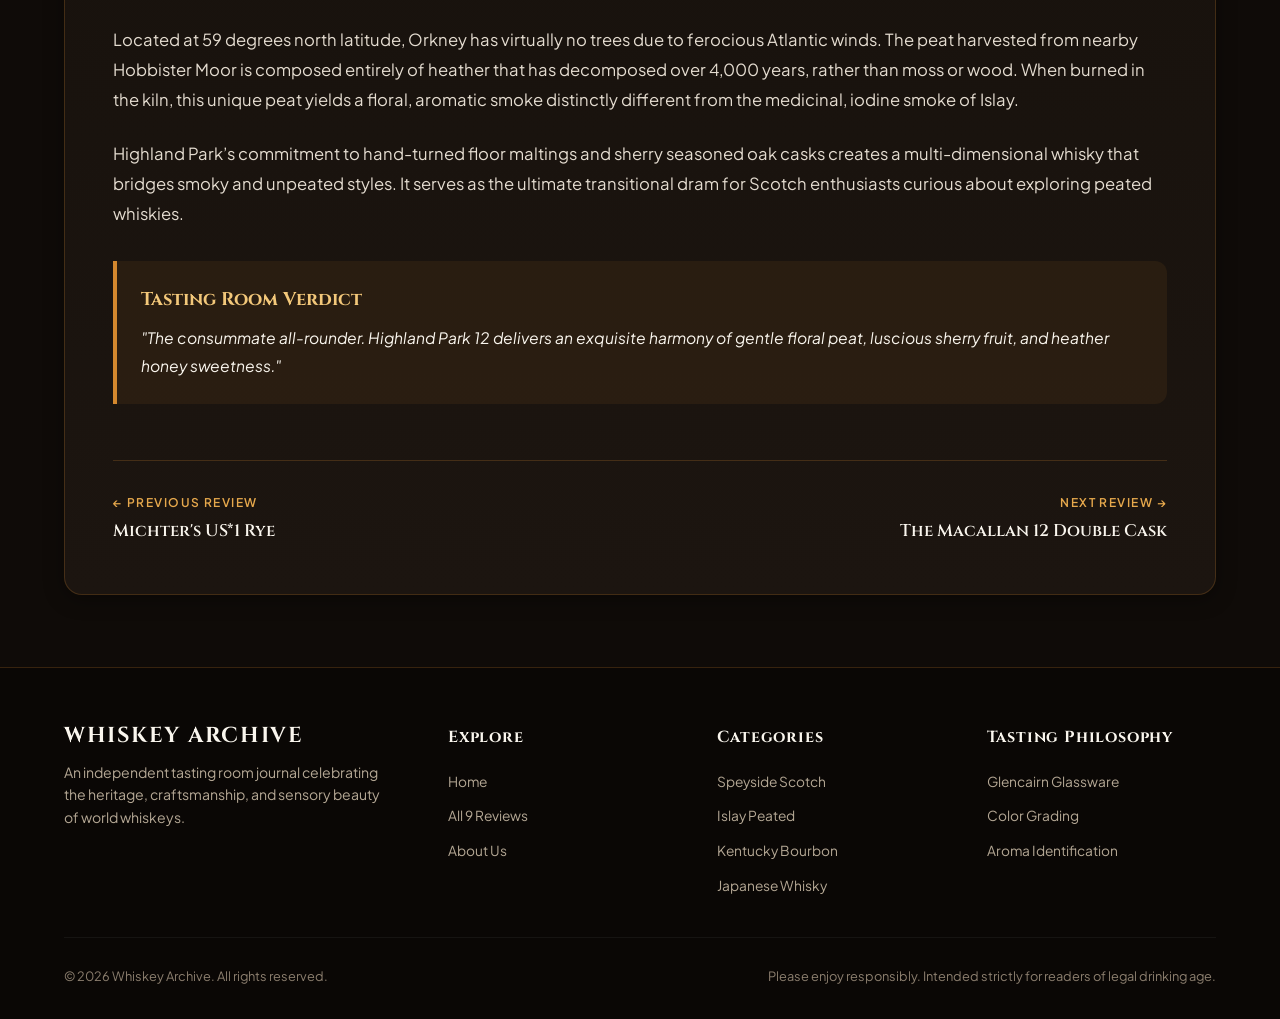
<file: reviews/highland-park-12.html>
<!DOCTYPE html>
<html lang="en">
<head>
  <meta charset="UTF-8">
  <meta name="viewport" content="width=device-width, initial-scale=1.0">
  <title>Highland Park 12 "Viking Honour" Review | Whiskey Archive</title>
  <meta name="description" content="Sensory tasting review of Highland Park 12 Year Old Viking Honour Single Malt Scotch Whisky, detailing its natural amber color, heather smoke, and finish.">
  <link rel="stylesheet" href="../css/styles.css">
</head>
<body>

  <!-- Site Header -->
  <header class="site-header">
    <div class="container header-inner">
      <a href="../index.html" class="brand-link">
        <svg class="brand-icon" viewBox="0 0 24 24">
          <path d="M5 2h14v3c0 2.2-1.3 4.2-3.3 5.1L15 10.5V17c0 1.1.9 2 2 2h1v2H6v-2h1c1.1 0 2-.9 2-2v-6.5l-.7-.4C6.3 9.2 5 7.2 5 5V2zm2 2v1c0 1.5.9 2.8 2.2 3.5l1.8.9V17c0 .6-.4 1-1 1H9v1h6v-1h-1c-.6 0-1-.4-1-1V9.4l1.8-.9C16.1 7.8 17 6.5 17 5V4H7z"/>
        </svg>
        <div class="brand-text">
          <span class="brand-title">WHISKEY ARCHIVE</span>
          <span class="brand-subtitle">Tasting Room Journal</span>
        </div>
      </a>

      <button class="mobile-toggle" aria-label="Toggle Navigation Menu" aria-expanded="false">
        <svg viewBox="0 0 24 24" stroke-width="2" fill="none">
          <path d="M4 6h16M4 12h16M4 18h16" stroke-linecap="round"/>
        </svg>
      </button>

      <nav class="main-nav">
        <ul class="nav-links">
          <li><a href="../index.html" class="nav-link">Home</a></li>
          <li><a href="../index.html#reviews" class="nav-link active">Reviews</a></li>
          <li><a href="../index.html#intro" class="nav-link">About the Blog</a></li>
          <li><a href="../index.html#tasting-guide" class="nav-link">Tasting Guide</a></li>
        </ul>
      </nav>
    </div>
  </header>

  <main>
    <!-- Review Hero Section -->
    <section class="review-hero">
      <div class="container">
        <a href="../index.html#reviews" class="back-link">
          <svg viewBox="0 0 24 24"><path d="M20 11H7.83l5.59-5.59L12 4l-8 8 8 8 1.41-1.41L7.83 13H20v-2z"/></svg>
          Back to all whiskey reviews
        </a>

        <div class="review-header-grid">
          <div class="review-header-content">
            <div class="review-meta-pills">
              <span class="meta-pill">Islands Single Malt</span>
              <span class="meta-pill">Orkney, Scotland</span>
              <span class="meta-pill rating">91 / 100</span>
            </div>

            <h1 class="post-title">Highland Park 12 "Viking Honour"</h1>
            <p class="post-lead">
              Distilled on the remote, windswept Orkney Islands off Scotland's northern coast since 1798. Highland Park balances aromatic heather peat smoke from Hobbister Moor with rich sherry seasoned European oak casks.
            </p>

            <div class="post-quick-specs">
              <div class="spec-box">
                <span>Distillery</span>
                <strong>Highland Park</strong>
              </div>
              <div class="spec-box">
                <span>Region</span>
                <strong>Kirkwall, Orkney</strong>
              </div>
              <div class="spec-box">
                <span>ABV</span>
                <strong>40% (80 Proof)</strong>
              </div>
              <div class="spec-box">
                <span>Cask Maturation</span>
                <strong>Sherry Seasoned Oak</strong>
              </div>
            </div>
          </div>

          <div class="post-image-container">
            <img src="../images/highland-park-12.jpg" alt="Highland Park 12 neat pour in crystal glass" loading="eager" onerror="this.onerror=null; this.src='../images/placeholder.svg';">
            <div class="post-image-caption">Highland Park 12 Viking Honour showcasing its glowing natural amber depth</div>
          </div>
        </div>
      </div>
    </section>

    <!-- Sensory Tasting Room Cards (Color, Smell, Taste) -->
    <section class="tasting-notes-section">
      <div class="container">
        <div class="section-header">
          <span class="section-label">Sensory Analysis</span>
          <h2 class="section-title">Official Tasting Notes</h2>
          <p class="section-subtitle">Evaluated neat at room temperature in a Glencairn glass.</p>
        </div>

        <div class="sensory-grid">
          <!-- Color -->
          <article class="sensory-card color">
            <div class="sensory-header">
              <div class="sensory-icon-wrap">
                <svg viewBox="0 0 24 24"><path d="M12 2.69l5.66 5.66a8 8 0 1 1-11.31 0z"/></svg>
              </div>
              <div class="sensory-title-group">
                <h3>Color</h3>
                <span>Appearance in the Glass</span>
              </div>
            </div>
            <div class="sensory-summary">Glowing Natural Amber &amp; Golden Topaz</div>
            <p class="sensory-description">
              Pours a glowing, completely natural amber with warm golden topaz highlights. As it coats the glass, it produces medium-weight, persistent legs that slide evenly down the side of the glass.
            </p>
            <div class="sensory-tags">
              <span class="sensory-tag">Natural Amber</span>
              <span class="sensory-tag">Golden Topaz</span>
              <span class="sensory-tag">Even Legs</span>
            </div>
          </article>

          <!-- Smell -->
          <article class="sensory-card smell">
            <div class="sensory-header">
              <div class="sensory-icon-wrap">
                <svg viewBox="0 0 24 24"><path d="M12 3a9 9 0 0 0-9 9c0 4.97 4.03 9 9 9s9-4.03 9-9a9 9 0 0 0-9-9zm1 14.93V19a1 1 0 0 1-2 0v-1.07A7.002 7.002 0 0 1 5.07 13H4a1 1 0 0 1 0-2h1.07A7.002 7.002 0 0 1 11 5.07V4a1 1 0 0 1 2 0v1.07A7.002 7.002 0 0 1 18.93 11H20a1 1 0 0 1 0 2h-1.07A7.002 7.002 0 0 1 13 17.93z"/></svg>
              </div>
              <div class="sensory-title-group">
                <h3>Smell</h3>
                <span>Aromatic Bouquet</span>
              </div>
            </div>
            <div class="sensory-summary">Heather Honey, Soft Smoke &amp; Winter Fruitcake</div>
            <p class="sensory-description">
              Distinctive and evocative. A sweet halo of Orkney heather honey leads the nose, intertwined with delicate, aromatic floral peat smoke. Layers of Seville orange marmalade, rich Christmas fruitcake, and dried apricot follow seamlessly.
            </p>
            <div class="sensory-tags">
              <span class="sensory-tag">Heather Honey</span>
              <span class="sensory-tag">Floral Peat</span>
              <span class="sensory-tag">Orange Marmalade</span>
              <span class="sensory-tag">Fruitcake</span>
            </div>
          </article>

          <!-- Taste -->
          <article class="sensory-card taste">
            <div class="sensory-header">
              <div class="sensory-icon-wrap">
                <svg viewBox="0 0 24 24"><path d="M12 2C6.48 2 2 6.48 2 12s4.48 10 10 10 10-4.48 10-10S17.52 2 12 2zm-1 17.93c-3.95-.49-7-3.85-7-7.93 0-.62.08-1.21.21-1.79L9 15v1c0 1.1.9 2 2 2v1.93zm6.9-2.54c-.26-.81-1-1.39-1.9-1.39h-1v-3c0-.55-.45-1-1-1H8v-2h2c.55 0 1-.45 1-1V7h2c1.1 0 2-.9 2-2v-.41c2.93 1.19 5 4.06 5 7.41 0 2.08-.8 3.97-2.1 5.39z"/></svg>
              </div>
              <div class="sensory-title-group">
                <h3>Taste</h3>
                <span>Flavors &amp; Finish</span>
              </div>
            </div>
            <div class="sensory-summary">Malted Honey, Dried Berries &amp; Lingering Wood Smoke</div>
            <p class="sensory-description">
              Full and rounded on the palate. Honeyed malt and dark orchard berries meld with warm cinnamon and soft, aromatic wood smoke. The finish is gently dry, comforting, and long, lingering with sweet heather embers and spicy oak.
            </p>
            <div class="sensory-tags">
              <span class="sensory-tag">Honeyed Malt</span>
              <span class="sensory-tag">Dark Berries</span>
              <span class="sensory-tag">Cinnamon</span>
              <span class="sensory-tag">Heather Embers</span>
            </div>
          </article>
        </div>

        <!-- Full Narrative Review -->
        <article class="narrative-card">
          <h3>The Viking Heritage &amp; Tasting Narrative</h3>
          <p>
            Located at 59 degrees north latitude, Orkney has virtually no trees due to ferocious Atlantic winds. The peat harvested from nearby Hobbister Moor is composed entirely of heather that has decomposed over 4,000 years, rather than moss or wood. When burned in the kiln, this unique peat yields a floral, aromatic smoke distinctly different from the medicinal, iodine smoke of Islay.
          </p>
          <p>
            Highland Park’s commitment to hand-turned floor maltings and sherry seasoned oak casks creates a multi-dimensional whisky that bridges smoky and unpeated styles. It serves as the ultimate transitional dram for Scotch enthusiasts curious about exploring peated whiskies.
          </p>

          <div class="verdict-box">
            <h4>Tasting Room Verdict</h4>
            <p>
              "The consummate all-rounder. Highland Park 12 delivers an exquisite harmony of gentle floral peat, luscious sherry fruit, and heather honey sweetness."
            </p>
          </div>

          <!-- Post Pagination Navigation -->
          <nav class="post-navigation" aria-label="Review Navigation">
            <a href="michters-us1-rye.html" class="nav-prev">
              <span class="nav-direction-label">&larr; Previous Review</span>
              <span class="nav-post-title">Michter's US*1 Rye</span>
            </a>
            <a href="macallan-12.html" class="nav-next">
              <span class="nav-direction-label">Next Review &rarr;</span>
              <span class="nav-post-title">The Macallan 12 Double Cask</span>
            </a>
          </nav>
        </article>
      </div>
    </section>
  </main>

  <!-- Site Footer -->
  <footer class="site-footer">
    <div class="container">
      <div class="footer-grid">
        <div class="footer-brand">
          <a href="../index.html" class="brand-link">
            <span class="brand-title">WHISKEY ARCHIVE</span>
          </a>
          <p>An independent tasting room journal celebrating the heritage, craftsmanship, and sensory beauty of world whiskeys.</p>
        </div>
        <div class="footer-column">
          <h4>Explore</h4>
          <ul class="footer-links">
            <li><a href="../index.html">Home</a></li>
            <li><a href="../index.html#reviews">All 9 Reviews</a></li>
            <li><a href="../index.html#intro">About Us</a></li>
          </ul>
        </div>
        <div class="footer-column">
          <h4>Categories</h4>
          <ul class="footer-links">
            <li><a href="macallan-12.html">Speyside Scotch</a></li>
            <li><a href="lagavulin-16.html">Islay Peated</a></li>
            <li><a href="woodford-reserve.html">Kentucky Bourbon</a></li>
            <li><a href="yamazaki-12.html">Japanese Whisky</a></li>
          </ul>
        </div>
        <div class="footer-column">
          <h4>Tasting Philosophy</h4>
          <ul class="footer-links">
            <li><a href="../index.html#tasting-guide">Glencairn Glassware</a></li>
            <li><a href="../index.html#tasting-guide">Color Grading</a></li>
            <li><a href="../index.html#tasting-guide">Aroma Identification</a></li>
          </ul>
        </div>
      </div>
      <div class="footer-bottom">
        <p>&copy; 2026 Whiskey Archive. All rights reserved.</p>
        <p class="footer-disclaimer">Please enjoy responsibly. Intended strictly for readers of legal drinking age.</p>
      </div>
    </div>
  </footer>

  <script src="../js/main.js"></script>
</body>
</html>
</file>
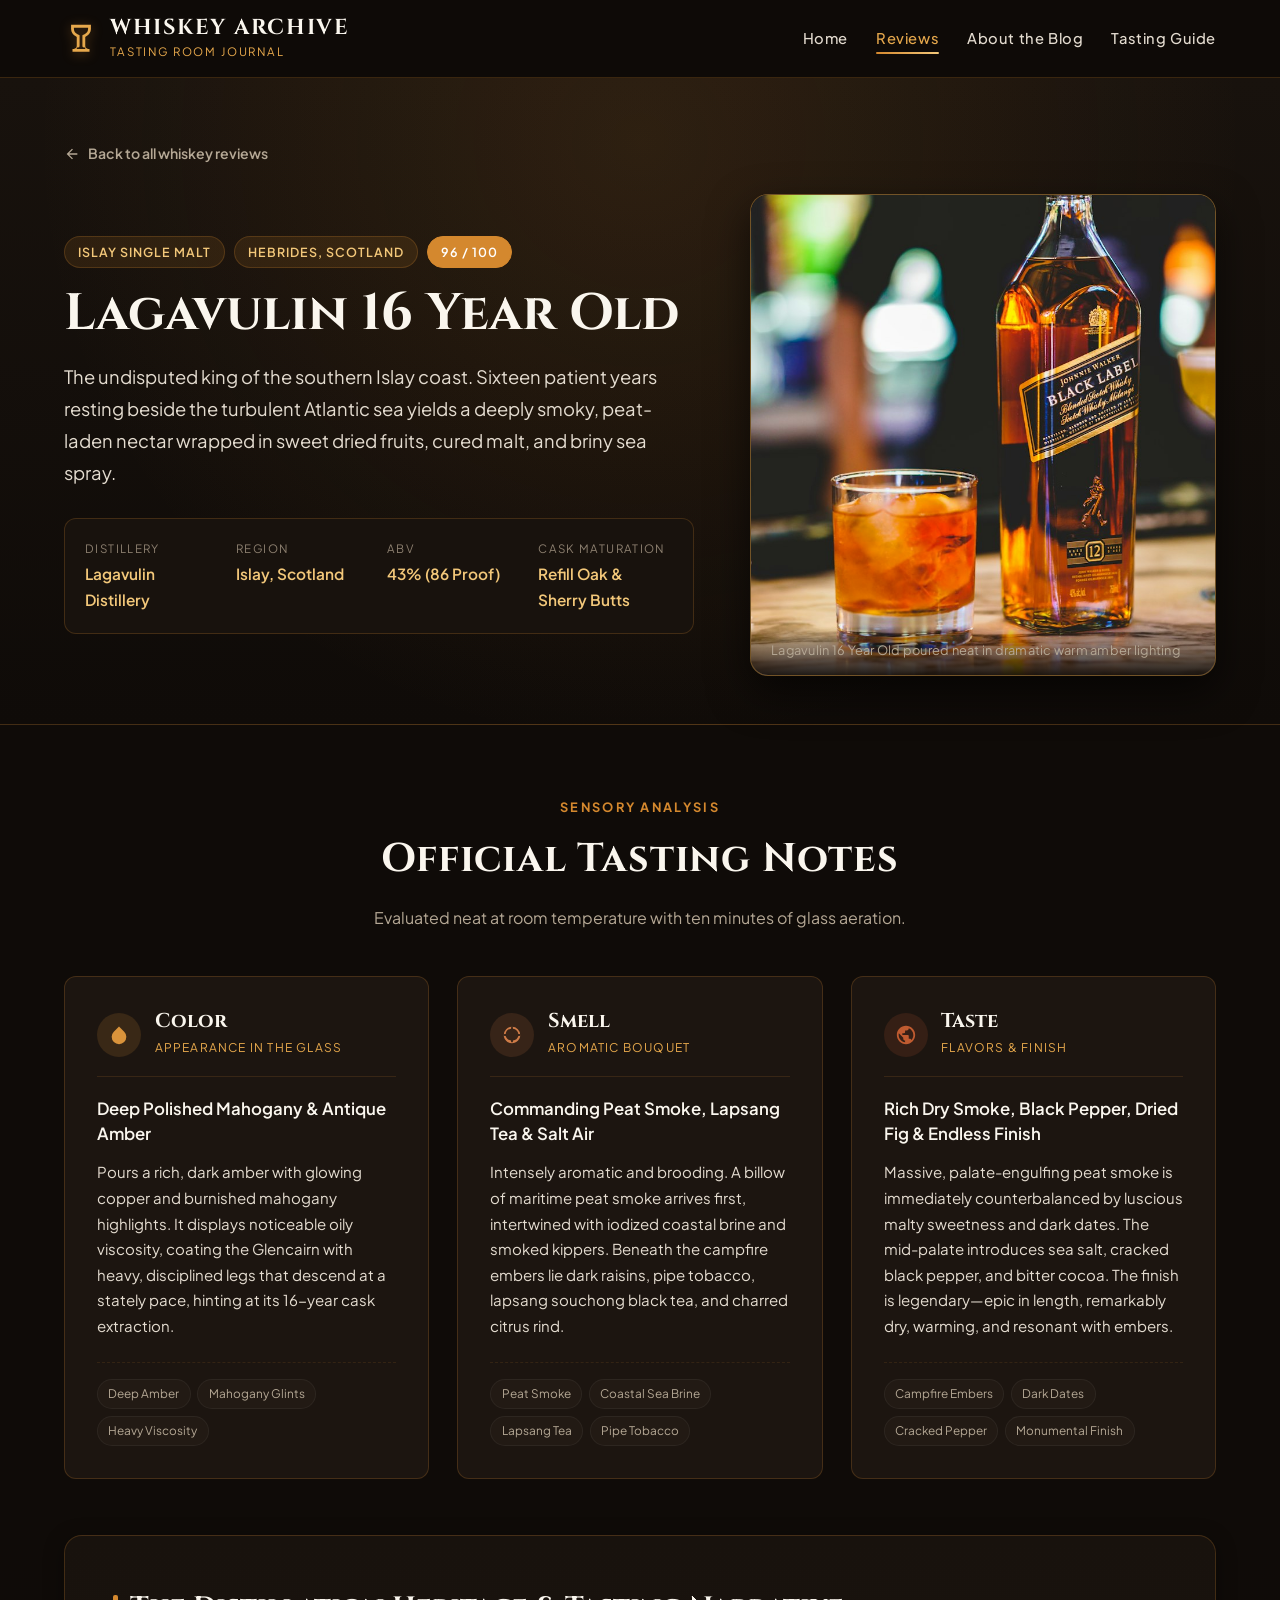
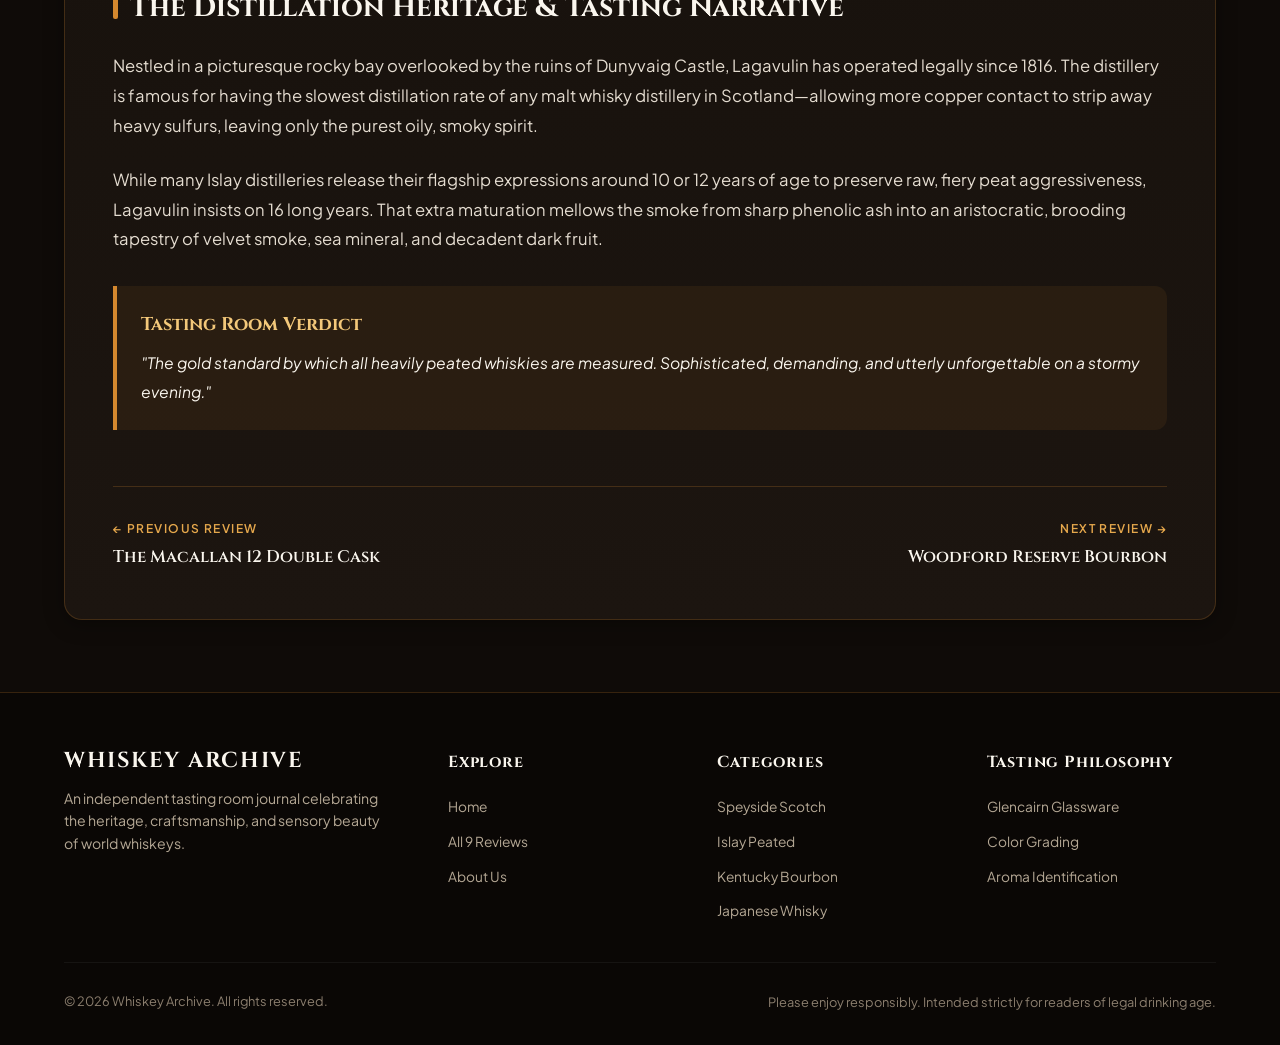
<file: reviews/lagavulin-16.html>
<!DOCTYPE html>
<html lang="en">
<head>
  <meta charset="UTF-8">
  <meta name="viewport" content="width=device-width, initial-scale=1.0">
  <title>Lagavulin 16 Year Old Review | Whiskey Archive</title>
  <meta name="description" content="Comprehensive tasting review of Lagavulin 16 Year Old Islay Single Malt Scotch Whisky, detailing its appearance, smoky aromas, and maritime finish.">
  <link rel="stylesheet" href="../css/styles.css">
</head>
<body>

  <!-- Site Header -->
  <header class="site-header">
    <div class="container header-inner">
      <a href="../index.html" class="brand-link">
        <svg class="brand-icon" viewBox="0 0 24 24">
          <path d="M5 2h14v3c0 2.2-1.3 4.2-3.3 5.1L15 10.5V17c0 1.1.9 2 2 2h1v2H6v-2h1c1.1 0 2-.9 2-2v-6.5l-.7-.4C6.3 9.2 5 7.2 5 5V2zm2 2v1c0 1.5.9 2.8 2.2 3.5l1.8.9V17c0 .6-.4 1-1 1H9v1h6v-1h-1c-.6 0-1-.4-1-1V9.4l1.8-.9C16.1 7.8 17 6.5 17 5V4H7z"/>
        </svg>
        <div class="brand-text">
          <span class="brand-title">WHISKEY ARCHIVE</span>
          <span class="brand-subtitle">Tasting Room Journal</span>
        </div>
      </a>

      <button class="mobile-toggle" aria-label="Toggle Navigation Menu" aria-expanded="false">
        <svg viewBox="0 0 24 24" stroke-width="2" fill="none">
          <path d="M4 6h16M4 12h16M4 18h16" stroke-linecap="round"/>
        </svg>
      </button>

      <nav class="main-nav">
        <ul class="nav-links">
          <li><a href="../index.html" class="nav-link">Home</a></li>
          <li><a href="../index.html#reviews" class="nav-link active">Reviews</a></li>
          <li><a href="../index.html#intro" class="nav-link">About the Blog</a></li>
          <li><a href="../index.html#tasting-guide" class="nav-link">Tasting Guide</a></li>
        </ul>
      </nav>
    </div>
  </header>

  <main>
    <!-- Review Hero Section -->
    <section class="review-hero">
      <div class="container">
        <a href="../index.html#reviews" class="back-link">
          <svg viewBox="0 0 24 24"><path d="M20 11H7.83l5.59-5.59L12 4l-8 8 8 8 1.41-1.41L7.83 13H20v-2z"/></svg>
          Back to all whiskey reviews
        </a>

        <div class="review-header-grid">
          <div class="review-header-content">
            <div class="review-meta-pills">
              <span class="meta-pill">Islay Single Malt</span>
              <span class="meta-pill">Hebrides, Scotland</span>
              <span class="meta-pill rating">96 / 100</span>
            </div>

            <h1 class="post-title">Lagavulin 16 Year Old</h1>
            <p class="post-lead">
              The undisputed king of the southern Islay coast. Sixteen patient years resting beside the turbulent Atlantic sea yields a deeply smoky, peat-laden nectar wrapped in sweet dried fruits, cured malt, and briny sea spray.
            </p>

            <div class="post-quick-specs">
              <div class="spec-box">
                <span>Distillery</span>
                <strong>Lagavulin Distillery</strong>
              </div>
              <div class="spec-box">
                <span>Region</span>
                <strong>Islay, Scotland</strong>
              </div>
              <div class="spec-box">
                <span>ABV</span>
                <strong>43% (86 Proof)</strong>
              </div>
              <div class="spec-box">
                <span>Cask Maturation</span>
                <strong>Refill Oak &amp; Sherry Butts</strong>
              </div>
            </div>
          </div>

          <div class="post-image-container">
            <img src="../images/lagavulin-16.jpg" alt="Lagavulin 16 Year Old bottle and dram against a dark moody tasting room" loading="eager" onerror="this.onerror=null; this.src='../images/placeholder.svg';">
            <div class="post-image-caption">Lagavulin 16 Year Old poured neat in dramatic warm amber lighting</div>
          </div>
        </div>
      </div>
    </section>

    <!-- Sensory Tasting Room Cards (Color, Smell, Taste) -->
    <section class="tasting-notes-section">
      <div class="container">
        <div class="section-header">
          <span class="section-label">Sensory Analysis</span>
          <h2 class="section-title">Official Tasting Notes</h2>
          <p class="section-subtitle">Evaluated neat at room temperature with ten minutes of glass aeration.</p>
        </div>

        <div class="sensory-grid">
          <!-- Color -->
          <article class="sensory-card color">
            <div class="sensory-header">
              <div class="sensory-icon-wrap">
                <svg viewBox="0 0 24 24"><path d="M12 2.69l5.66 5.66a8 8 0 1 1-11.31 0z"/></svg>
              </div>
              <div class="sensory-title-group">
                <h3>Color</h3>
                <span>Appearance in the Glass</span>
              </div>
            </div>
            <div class="sensory-summary">Deep Polished Mahogany &amp; Antique Amber</div>
            <p class="sensory-description">
              Pours a rich, dark amber with glowing copper and burnished mahogany highlights. It displays noticeable oily viscosity, coating the Glencairn with heavy, disciplined legs that descend at a stately pace, hinting at its 16-year cask extraction.
            </p>
            <div class="sensory-tags">
              <span class="sensory-tag">Deep Amber</span>
              <span class="sensory-tag">Mahogany Glints</span>
              <span class="sensory-tag">Heavy Viscosity</span>
            </div>
          </article>

          <!-- Smell -->
          <article class="sensory-card smell">
            <div class="sensory-header">
              <div class="sensory-icon-wrap">
                <svg viewBox="0 0 24 24"><path d="M12 3a9 9 0 0 0-9 9c0 4.97 4.03 9 9 9s9-4.03 9-9a9 9 0 0 0-9-9zm1 14.93V19a1 1 0 0 1-2 0v-1.07A7.002 7.002 0 0 1 5.07 13H4a1 1 0 0 1 0-2h1.07A7.002 7.002 0 0 1 11 5.07V4a1 1 0 0 1 2 0v1.07A7.002 7.002 0 0 1 18.93 11H20a1 1 0 0 1 0 2h-1.07A7.002 7.002 0 0 1 13 17.93z"/></svg>
              </div>
              <div class="sensory-title-group">
                <h3>Smell</h3>
                <span>Aromatic Bouquet</span>
              </div>
            </div>
            <div class="sensory-summary">Commanding Peat Smoke, Lapsang Tea &amp; Salt Air</div>
            <p class="sensory-description">
              Intensely aromatic and brooding. A billow of maritime peat smoke arrives first, intertwined with iodized coastal brine and smoked kippers. Beneath the campfire embers lie dark raisins, pipe tobacco, lapsang souchong black tea, and charred citrus rind.
            </p>
            <div class="sensory-tags">
              <span class="sensory-tag">Peat Smoke</span>
              <span class="sensory-tag">Coastal Sea Brine</span>
              <span class="sensory-tag">Lapsang Tea</span>
              <span class="sensory-tag">Pipe Tobacco</span>
            </div>
          </article>

          <!-- Taste -->
          <article class="sensory-card taste">
            <div class="sensory-header">
              <div class="sensory-icon-wrap">
                <svg viewBox="0 0 24 24"><path d="M12 2C6.48 2 2 6.48 2 12s4.48 10 10 10 10-4.48 10-10S17.52 2 12 2zm-1 17.93c-3.95-.49-7-3.85-7-7.93 0-.62.08-1.21.21-1.79L9 15v1c0 1.1.9 2 2 2v1.93zm6.9-2.54c-.26-.81-1-1.39-1.9-1.39h-1v-3c0-.55-.45-1-1-1H8v-2h2c.55 0 1-.45 1-1V7h2c1.1 0 2-.9 2-2v-.41c2.93 1.19 5 4.06 5 7.41 0 2.08-.8 3.97-2.1 5.39z"/></svg>
              </div>
              <div class="sensory-title-group">
                <h3>Taste</h3>
                <span>Flavors &amp; Finish</span>
              </div>
            </div>
            <div class="sensory-summary">Rich Dry Smoke, Black Pepper, Dried Fig &amp; Endless Finish</div>
            <p class="sensory-description">
              Massive, palate-engulfing peat smoke is immediately counterbalanced by luscious malty sweetness and dark dates. The mid-palate introduces sea salt, cracked black pepper, and bitter cocoa. The finish is legendary—epic in length, remarkably dry, warming, and resonant with embers.
            </p>
            <div class="sensory-tags">
              <span class="sensory-tag">Campfire Embers</span>
              <span class="sensory-tag">Dark Dates</span>
              <span class="sensory-tag">Cracked Pepper</span>
              <span class="sensory-tag">Monumental Finish</span>
            </div>
          </article>
        </div>

        <!-- Full Narrative Review -->
        <article class="narrative-card">
          <h3>The Distillation Heritage &amp; Tasting Narrative</h3>
          <p>
            Nestled in a picturesque rocky bay overlooked by the ruins of Dunyvaig Castle, Lagavulin has operated legally since 1816. The distillery is famous for having the slowest distillation rate of any malt whisky distillery in Scotland—allowing more copper contact to strip away heavy sulfurs, leaving only the purest oily, smoky spirit.
          </p>
          <p>
            While many Islay distilleries release their flagship expressions around 10 or 12 years of age to preserve raw, fiery peat aggressiveness, Lagavulin insists on 16 long years. That extra maturation mellows the smoke from sharp phenolic ash into an aristocratic, brooding tapestry of velvet smoke, sea mineral, and decadent dark fruit.
          </p>

          <div class="verdict-box">
            <h4>Tasting Room Verdict</h4>
            <p>
              "The gold standard by which all heavily peated whiskies are measured. Sophisticated, demanding, and utterly unforgettable on a stormy evening."
            </p>
          </div>

          <!-- Post Pagination Navigation -->
          <nav class="post-navigation" aria-label="Review Navigation">
            <a href="macallan-12.html" class="nav-prev">
              <span class="nav-direction-label">&larr; Previous Review</span>
              <span class="nav-post-title">The Macallan 12 Double Cask</span>
            </a>
            <a href="woodford-reserve.html" class="nav-next">
              <span class="nav-direction-label">Next Review &rarr;</span>
              <span class="nav-post-title">Woodford Reserve Bourbon</span>
            </a>
          </nav>
        </article>
      </div>
    </section>
  </main>

  <!-- Site Footer -->
  <footer class="site-footer">
    <div class="container">
      <div class="footer-grid">
        <div class="footer-brand">
          <a href="../index.html" class="brand-link">
            <span class="brand-title">WHISKEY ARCHIVE</span>
          </a>
          <p>An independent tasting room journal celebrating the heritage, craftsmanship, and sensory beauty of world whiskeys.</p>
        </div>
        <div class="footer-column">
          <h4>Explore</h4>
          <ul class="footer-links">
            <li><a href="../index.html">Home</a></li>
            <li><a href="../index.html#reviews">All 9 Reviews</a></li>
            <li><a href="../index.html#intro">About Us</a></li>
          </ul>
        </div>
        <div class="footer-column">
          <h4>Categories</h4>
          <ul class="footer-links">
            <li><a href="macallan-12.html">Speyside Scotch</a></li>
            <li><a href="lagavulin-16.html">Islay Peated</a></li>
            <li><a href="woodford-reserve.html">Kentucky Bourbon</a></li>
            <li><a href="yamazaki-12.html">Japanese Whisky</a></li>
          </ul>
        </div>
        <div class="footer-column">
          <h4>Tasting Philosophy</h4>
          <ul class="footer-links">
            <li><a href="../index.html#tasting-guide">Glencairn Glassware</a></li>
            <li><a href="../index.html#tasting-guide">Color Grading</a></li>
            <li><a href="../index.html#tasting-guide">Aroma Identification</a></li>
          </ul>
        </div>
      </div>
      <div class="footer-bottom">
        <p>&copy; 2026 Whiskey Archive. All rights reserved.</p>
        <p class="footer-disclaimer">Please enjoy responsibly. Intended strictly for readers of legal drinking age.</p>
      </div>
    </div>
  </footer>

  <script src="../js/main.js"></script>
</body>
</html>
</file>
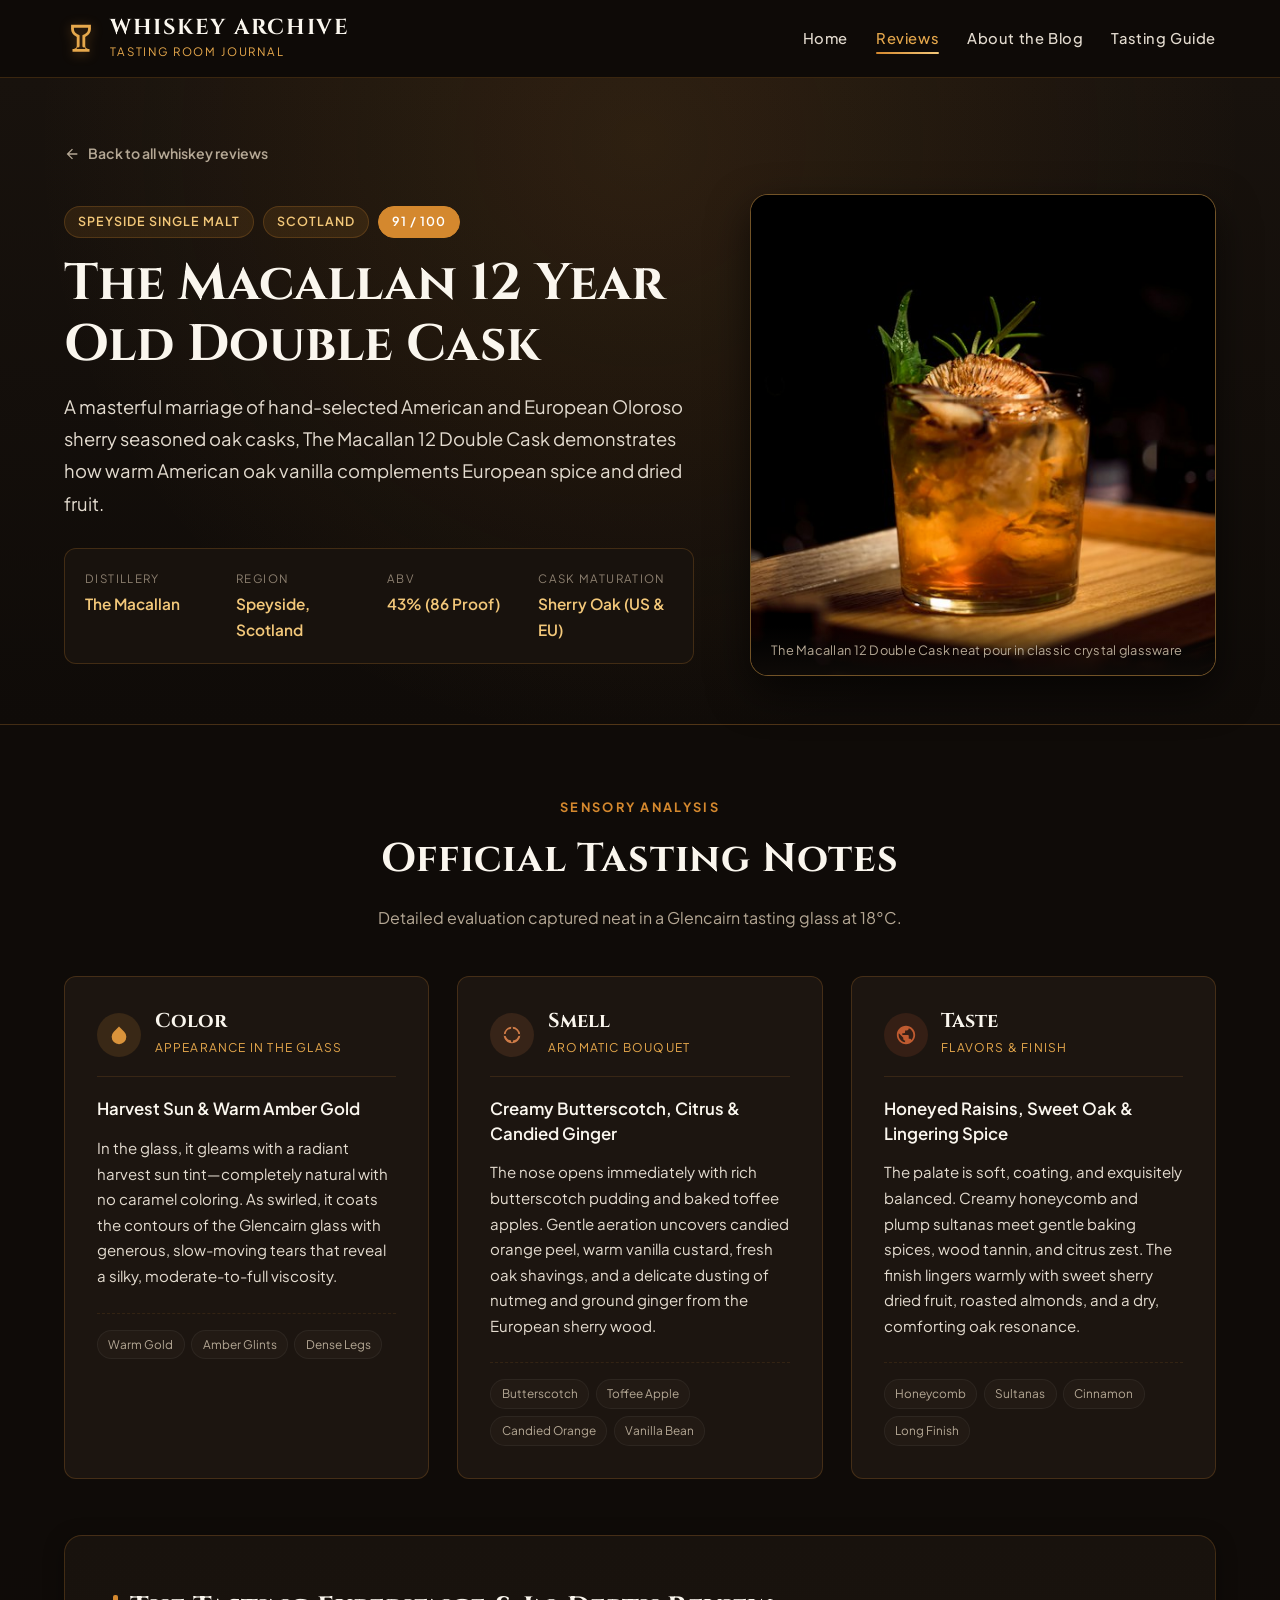
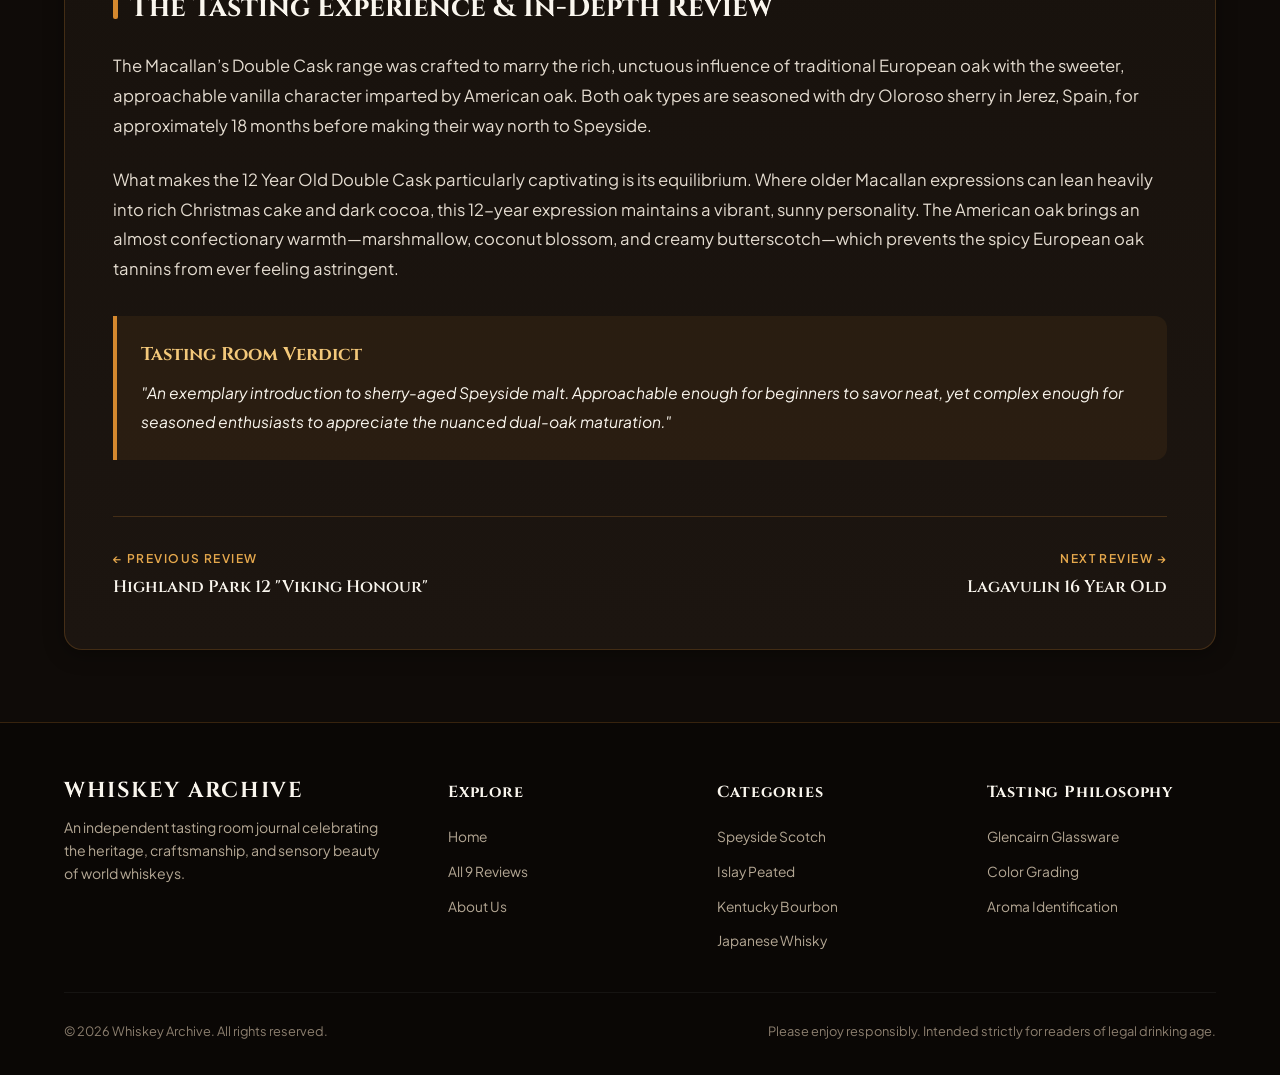
<file: reviews/macallan-12.html>
<!DOCTYPE html>
<html lang="en">
<head>
  <meta charset="UTF-8">
  <meta name="viewport" content="width=device-width, initial-scale=1.0">
  <title>The Macallan 12 Double Cask Review | Whiskey Archive</title>
  <meta name="description" content="In-depth tasting review of The Macallan 12 Year Old Double Cask Highland Single Malt Scotch Whisky, featuring color, smell, and taste notes.">
  <link rel="stylesheet" href="../css/styles.css">
</head>
<body>

  <!-- Site Header -->
  <header class="site-header">
    <div class="container header-inner">
      <a href="../index.html" class="brand-link">
        <svg class="brand-icon" viewBox="0 0 24 24">
          <path d="M5 2h14v3c0 2.2-1.3 4.2-3.3 5.1L15 10.5V17c0 1.1.9 2 2 2h1v2H6v-2h1c1.1 0 2-.9 2-2v-6.5l-.7-.4C6.3 9.2 5 7.2 5 5V2zm2 2v1c0 1.5.9 2.8 2.2 3.5l1.8.9V17c0 .6-.4 1-1 1H9v1h6v-1h-1c-.6 0-1-.4-1-1V9.4l1.8-.9C16.1 7.8 17 6.5 17 5V4H7z"/>
        </svg>
        <div class="brand-text">
          <span class="brand-title">WHISKEY ARCHIVE</span>
          <span class="brand-subtitle">Tasting Room Journal</span>
        </div>
      </a>

      <button class="mobile-toggle" aria-label="Toggle Navigation Menu" aria-expanded="false">
        <svg viewBox="0 0 24 24" stroke-width="2" fill="none">
          <path d="M4 6h16M4 12h16M4 18h16" stroke-linecap="round"/>
        </svg>
      </button>

      <nav class="main-nav">
        <ul class="nav-links">
          <li><a href="../index.html" class="nav-link">Home</a></li>
          <li><a href="../index.html#reviews" class="nav-link active">Reviews</a></li>
          <li><a href="../index.html#intro" class="nav-link">About the Blog</a></li>
          <li><a href="../index.html#tasting-guide" class="nav-link">Tasting Guide</a></li>
        </ul>
      </nav>
    </div>
  </header>

  <main>
    <!-- Review Hero Section -->
    <section class="review-hero">
      <div class="container">
        <a href="../index.html#reviews" class="back-link">
          <svg viewBox="0 0 24 24"><path d="M20 11H7.83l5.59-5.59L12 4l-8 8 8 8 1.41-1.41L7.83 13H20v-2z"/></svg>
          Back to all whiskey reviews
        </a>

        <div class="review-header-grid">
          <div class="review-header-content">
            <div class="review-meta-pills">
              <span class="meta-pill">Speyside Single Malt</span>
              <span class="meta-pill">Scotland</span>
              <span class="meta-pill rating">91 / 100</span>
            </div>

            <h1 class="post-title">The Macallan 12 Year Old Double Cask</h1>
            <p class="post-lead">
              A masterful marriage of hand-selected American and European Oloroso sherry seasoned oak casks, The Macallan 12 Double Cask demonstrates how warm American oak vanilla complements European spice and dried fruit.
            </p>

            <div class="post-quick-specs">
              <div class="spec-box">
                <span>Distillery</span>
                <strong>The Macallan</strong>
              </div>
              <div class="spec-box">
                <span>Region</span>
                <strong>Speyside, Scotland</strong>
              </div>
              <div class="spec-box">
                <span>ABV</span>
                <strong>43% (86 Proof)</strong>
              </div>
              <div class="spec-box">
                <span>Cask Maturation</span>
                <strong>Sherry Oak (US & EU)</strong>
              </div>
            </div>
          </div>

          <div class="post-image-container">
            <img src="../images/macallan-12.jpg" alt="A bottle and neat pour of The Macallan 12 Year Old Double Cask in a tasting room" loading="eager" onerror="this.onerror=null; this.src='../images/placeholder.svg';">
            <div class="post-image-caption">The Macallan 12 Double Cask neat pour in classic crystal glassware</div>
          </div>
        </div>
      </div>
    </section>

    <!-- Sensory Tasting Room Cards (Color, Smell, Taste) -->
    <section class="tasting-notes-section">
      <div class="container">
        <div class="section-header">
          <span class="section-label">Sensory Analysis</span>
          <h2 class="section-title">Official Tasting Notes</h2>
          <p class="section-subtitle">Detailed evaluation captured neat in a Glencairn tasting glass at 18°C.</p>
        </div>

        <div class="sensory-grid">
          <!-- Color -->
          <article class="sensory-card color">
            <div class="sensory-header">
              <div class="sensory-icon-wrap">
                <svg viewBox="0 0 24 24"><path d="M12 2.69l5.66 5.66a8 8 0 1 1-11.31 0z"/></svg>
              </div>
              <div class="sensory-title-group">
                <h3>Color</h3>
                <span>Appearance in the Glass</span>
              </div>
            </div>
            <div class="sensory-summary">Harvest Sun &amp; Warm Amber Gold</div>
            <p class="sensory-description">
              In the glass, it gleams with a radiant harvest sun tint—completely natural with no caramel coloring. As swirled, it coats the contours of the Glencairn glass with generous, slow-moving tears that reveal a silky, moderate-to-full viscosity.
            </p>
            <div class="sensory-tags">
              <span class="sensory-tag">Warm Gold</span>
              <span class="sensory-tag">Amber Glints</span>
              <span class="sensory-tag">Dense Legs</span>
            </div>
          </article>

          <!-- Smell -->
          <article class="sensory-card smell">
            <div class="sensory-header">
              <div class="sensory-icon-wrap">
                <svg viewBox="0 0 24 24"><path d="M12 3a9 9 0 0 0-9 9c0 4.97 4.03 9 9 9s9-4.03 9-9a9 9 0 0 0-9-9zm1 14.93V19a1 1 0 0 1-2 0v-1.07A7.002 7.002 0 0 1 5.07 13H4a1 1 0 0 1 0-2h1.07A7.002 7.002 0 0 1 11 5.07V4a1 1 0 0 1 2 0v1.07A7.002 7.002 0 0 1 18.93 11H20a1 1 0 0 1 0 2h-1.07A7.002 7.002 0 0 1 13 17.93z"/></svg>
              </div>
              <div class="sensory-title-group">
                <h3>Smell</h3>
                <span>Aromatic Bouquet</span>
              </div>
            </div>
            <div class="sensory-summary">Creamy Butterscotch, Citrus &amp; Candied Ginger</div>
            <p class="sensory-description">
              The nose opens immediately with rich butterscotch pudding and baked toffee apples. Gentle aeration uncovers candied orange peel, warm vanilla custard, fresh oak shavings, and a delicate dusting of nutmeg and ground ginger from the European sherry wood.
            </p>
            <div class="sensory-tags">
              <span class="sensory-tag">Butterscotch</span>
              <span class="sensory-tag">Toffee Apple</span>
              <span class="sensory-tag">Candied Orange</span>
              <span class="sensory-tag">Vanilla Bean</span>
            </div>
          </article>

          <!-- Taste -->
          <article class="sensory-card taste">
            <div class="sensory-header">
              <div class="sensory-icon-wrap">
                <svg viewBox="0 0 24 24"><path d="M12 2C6.48 2 2 6.48 2 12s4.48 10 10 10 10-4.48 10-10S17.52 2 12 2zm-1 17.93c-3.95-.49-7-3.85-7-7.93 0-.62.08-1.21.21-1.79L9 15v1c0 1.1.9 2 2 2v1.93zm6.9-2.54c-.26-.81-1-1.39-1.9-1.39h-1v-3c0-.55-.45-1-1-1H8v-2h2c.55 0 1-.45 1-1V7h2c1.1 0 2-.9 2-2v-.41c2.93 1.19 5 4.06 5 7.41 0 2.08-.8 3.97-2.1 5.39z"/></svg>
              </div>
              <div class="sensory-title-group">
                <h3>Taste</h3>
                <span>Flavors &amp; Finish</span>
              </div>
            </div>
            <div class="sensory-summary">Honeyed Raisins, Sweet Oak &amp; Lingering Spice</div>
            <p class="sensory-description">
              The palate is soft, coating, and exquisitely balanced. Creamy honeycomb and plump sultanas meet gentle baking spices, wood tannin, and citrus zest. The finish lingers warmly with sweet sherry dried fruit, roasted almonds, and a dry, comforting oak resonance.
            </p>
            <div class="sensory-tags">
              <span class="sensory-tag">Honeycomb</span>
              <span class="sensory-tag">Sultanas</span>
              <span class="sensory-tag">Cinnamon</span>
              <span class="sensory-tag">Long Finish</span>
            </div>
          </article>
        </div>

        <!-- Full Narrative Review -->
        <article class="narrative-card">
          <h3>The Tasting Experience &amp; In-Depth Review</h3>
          <p>
            The Macallan’s Double Cask range was crafted to marry the rich, unctuous influence of traditional European oak with the sweeter, approachable vanilla character imparted by American oak. Both oak types are seasoned with dry Oloroso sherry in Jerez, Spain, for approximately 18 months before making their way north to Speyside.
          </p>
          <p>
            What makes the 12 Year Old Double Cask particularly captivating is its equilibrium. Where older Macallan expressions can lean heavily into rich Christmas cake and dark cocoa, this 12-year expression maintains a vibrant, sunny personality. The American oak brings an almost confectionary warmth—marshmallow, coconut blossom, and creamy butterscotch—which prevents the spicy European oak tannins from ever feeling astringent.
          </p>

          <div class="verdict-box">
            <h4>Tasting Room Verdict</h4>
            <p>
              "An exemplary introduction to sherry-aged Speyside malt. Approachable enough for beginners to savor neat, yet complex enough for seasoned enthusiasts to appreciate the nuanced dual-oak maturation."
            </p>
          </div>

          <!-- Post Pagination Navigation -->
          <nav class="post-navigation" aria-label="Review Navigation">
            <a href="highland-park-12.html" class="nav-prev">
              <span class="nav-direction-label">&larr; Previous Review</span>
              <span class="nav-post-title">Highland Park 12 "Viking Honour"</span>
            </a>
            <a href="lagavulin-16.html" class="nav-next">
              <span class="nav-direction-label">Next Review &rarr;</span>
              <span class="nav-post-title">Lagavulin 16 Year Old</span>
            </a>
          </nav>
        </article>
      </div>
    </section>
  </main>

  <!-- Site Footer -->
  <footer class="site-footer">
    <div class="container">
      <div class="footer-grid">
        <div class="footer-brand">
          <a href="../index.html" class="brand-link">
            <span class="brand-title">WHISKEY ARCHIVE</span>
          </a>
          <p>An independent tasting room journal celebrating the heritage, craftsmanship, and sensory beauty of world whiskeys.</p>
        </div>
        <div class="footer-column">
          <h4>Explore</h4>
          <ul class="footer-links">
            <li><a href="../index.html">Home</a></li>
            <li><a href="../index.html#reviews">All 9 Reviews</a></li>
            <li><a href="../index.html#intro">About Us</a></li>
          </ul>
        </div>
        <div class="footer-column">
          <h4>Categories</h4>
          <ul class="footer-links">
            <li><a href="macallan-12.html">Speyside Scotch</a></li>
            <li><a href="lagavulin-16.html">Islay Peated</a></li>
            <li><a href="woodford-reserve.html">Kentucky Bourbon</a></li>
            <li><a href="yamazaki-12.html">Japanese Whisky</a></li>
          </ul>
        </div>
        <div class="footer-column">
          <h4>Tasting Philosophy</h4>
          <ul class="footer-links">
            <li><a href="../index.html#tasting-guide">Glencairn Glassware</a></li>
            <li><a href="../index.html#tasting-guide">Color Grading</a></li>
            <li><a href="../index.html#tasting-guide">Aroma Identification</a></li>
          </ul>
        </div>
      </div>
      <div class="footer-bottom">
        <p>&copy; 2026 Whiskey Archive. All rights reserved.</p>
        <p class="footer-disclaimer">Please enjoy responsibly. Intended strictly for readers of legal drinking age.</p>
      </div>
    </div>
  </footer>

  <script src="../js/main.js"></script>
</body>
</html>
</file>
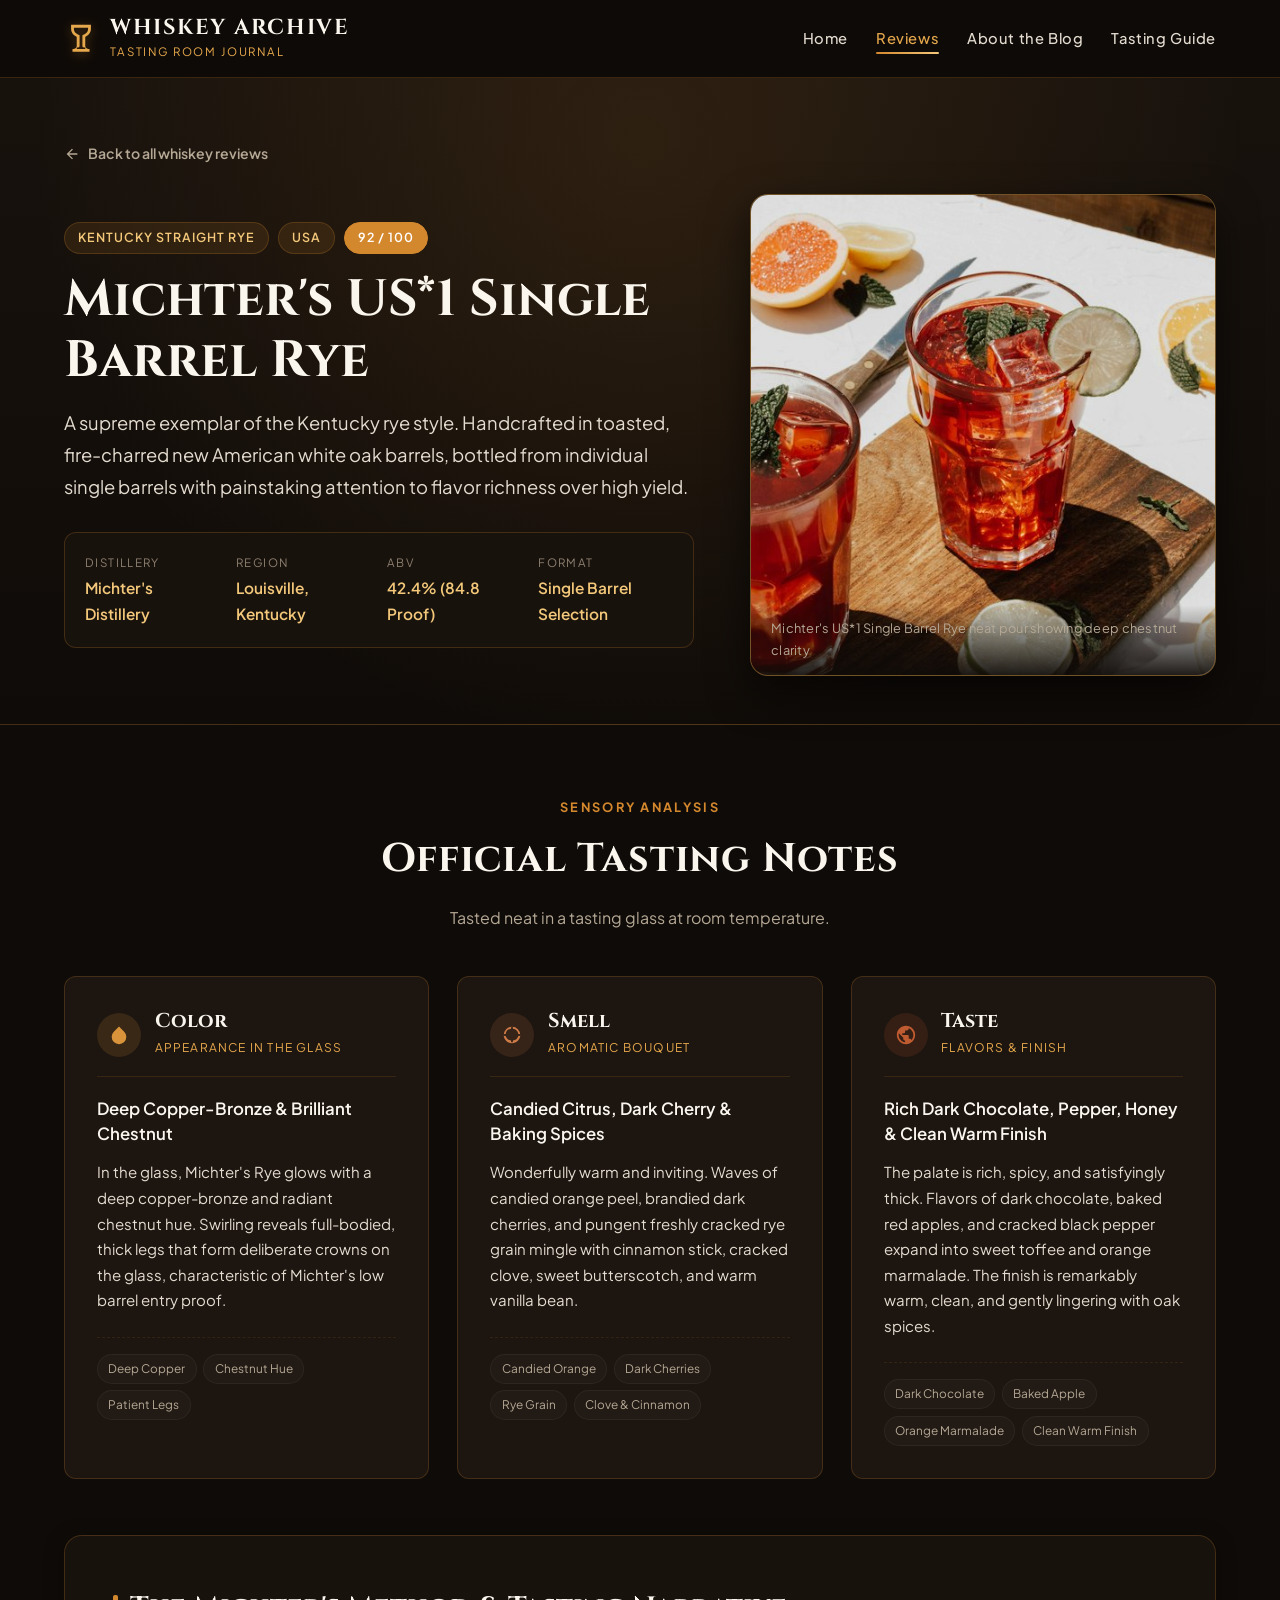
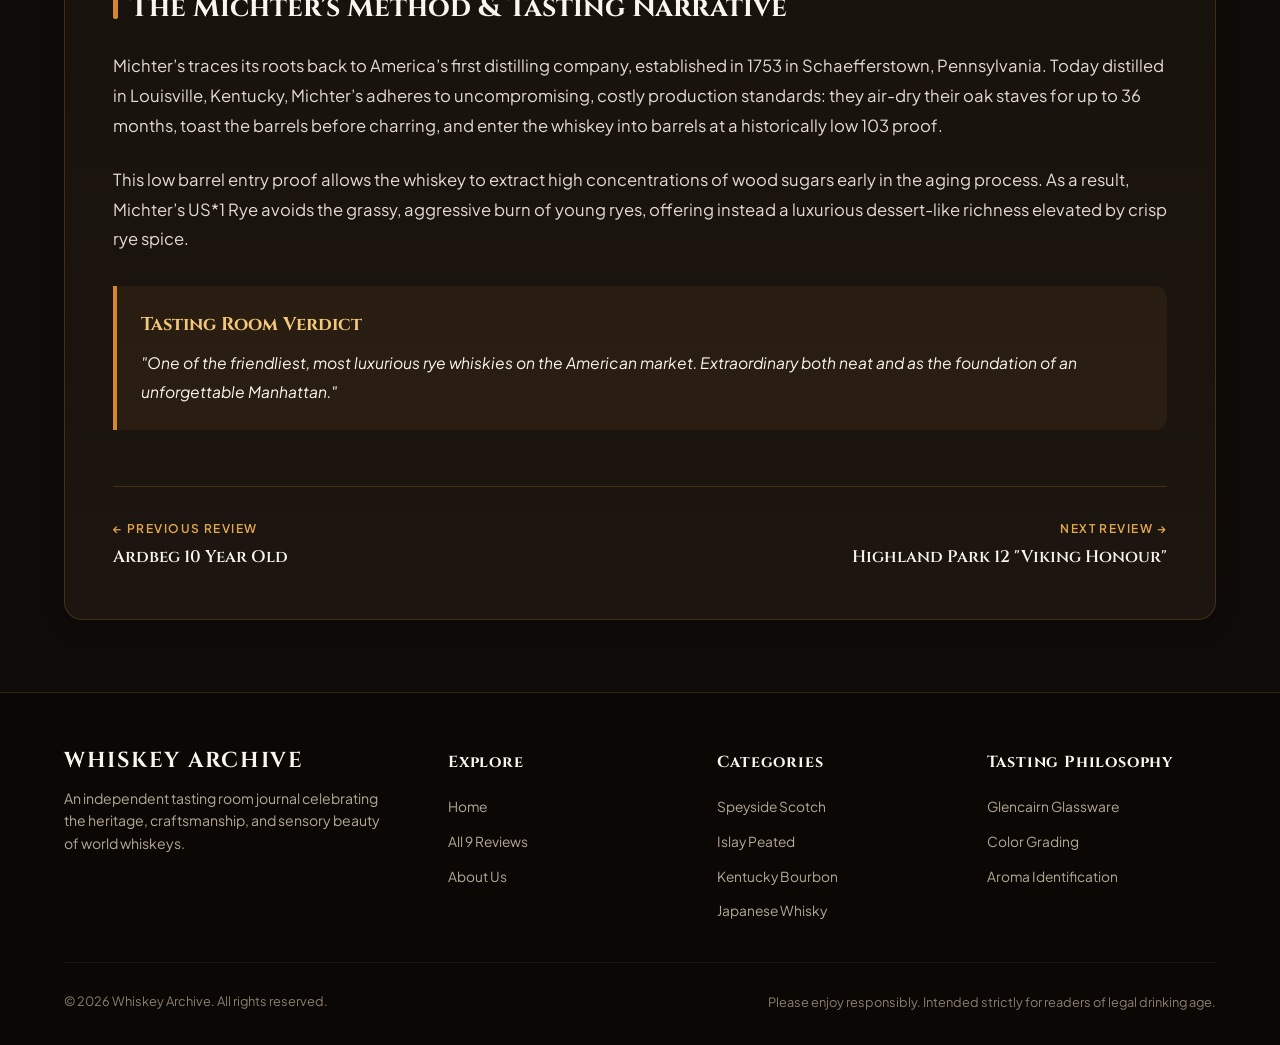
<file: reviews/michters-us1-rye.html>
<!DOCTYPE html>
<html lang="en">
<head>
  <meta charset="UTF-8">
  <meta name="viewport" content="width=device-width, initial-scale=1.0">
  <title>Michter's US*1 Single Barrel Rye Review | Whiskey Archive</title>
  <meta name="description" content="Tasting review of Michter's US*1 Single Barrel Kentucky Straight Rye Whiskey, covering its deep copper hue, spicy bouquet, and rich butterscotch finish.">
  <link rel="stylesheet" href="../css/styles.css">
</head>
<body>

  <!-- Site Header -->
  <header class="site-header">
    <div class="container header-inner">
      <a href="../index.html" class="brand-link">
        <svg class="brand-icon" viewBox="0 0 24 24">
          <path d="M5 2h14v3c0 2.2-1.3 4.2-3.3 5.1L15 10.5V17c0 1.1.9 2 2 2h1v2H6v-2h1c1.1 0 2-.9 2-2v-6.5l-.7-.4C6.3 9.2 5 7.2 5 5V2zm2 2v1c0 1.5.9 2.8 2.2 3.5l1.8.9V17c0 .6-.4 1-1 1H9v1h6v-1h-1c-.6 0-1-.4-1-1V9.4l1.8-.9C16.1 7.8 17 6.5 17 5V4H7z"/>
        </svg>
        <div class="brand-text">
          <span class="brand-title">WHISKEY ARCHIVE</span>
          <span class="brand-subtitle">Tasting Room Journal</span>
        </div>
      </a>

      <button class="mobile-toggle" aria-label="Toggle Navigation Menu" aria-expanded="false">
        <svg viewBox="0 0 24 24" stroke-width="2" fill="none">
          <path d="M4 6h16M4 12h16M4 18h16" stroke-linecap="round"/>
        </svg>
      </button>

      <nav class="main-nav">
        <ul class="nav-links">
          <li><a href="../index.html" class="nav-link">Home</a></li>
          <li><a href="../index.html#reviews" class="nav-link active">Reviews</a></li>
          <li><a href="../index.html#intro" class="nav-link">About the Blog</a></li>
          <li><a href="../index.html#tasting-guide" class="nav-link">Tasting Guide</a></li>
        </ul>
      </nav>
    </div>
  </header>

  <main>
    <!-- Review Hero Section -->
    <section class="review-hero">
      <div class="container">
        <a href="../index.html#reviews" class="back-link">
          <svg viewBox="0 0 24 24"><path d="M20 11H7.83l5.59-5.59L12 4l-8 8 8 8 1.41-1.41L7.83 13H20v-2z"/></svg>
          Back to all whiskey reviews
        </a>

        <div class="review-header-grid">
          <div class="review-header-content">
            <div class="review-meta-pills">
              <span class="meta-pill">Kentucky Straight Rye</span>
              <span class="meta-pill">USA</span>
              <span class="meta-pill rating">92 / 100</span>
            </div>

            <h1 class="post-title">Michter's US*1 Single Barrel Rye</h1>
            <p class="post-lead">
              A supreme exemplar of the Kentucky rye style. Handcrafted in toasted, fire-charred new American white oak barrels, bottled from individual single barrels with painstaking attention to flavor richness over high yield.
            </p>

            <div class="post-quick-specs">
              <div class="spec-box">
                <span>Distillery</span>
                <strong>Michter's Distillery</strong>
              </div>
              <div class="spec-box">
                <span>Region</span>
                <strong>Louisville, Kentucky</strong>
              </div>
              <div class="spec-box">
                <span>ABV</span>
                <strong>42.4% (84.8 Proof)</strong>
              </div>
              <div class="spec-box">
                <span>Format</span>
                <strong>Single Barrel Selection</strong>
              </div>
            </div>
          </div>

          <div class="post-image-container">
            <img src="../images/michters-us1-rye.jpg" alt="Michter's US*1 Rye whiskey in a heavy rocks glass" loading="eager" onerror="this.onerror=null; this.src='../images/placeholder.svg';">
            <div class="post-image-caption">Michter's US*1 Single Barrel Rye neat pour showing deep chestnut clarity</div>
          </div>
        </div>
      </div>
    </section>

    <!-- Sensory Tasting Room Cards (Color, Smell, Taste) -->
    <section class="tasting-notes-section">
      <div class="container">
        <div class="section-header">
          <span class="section-label">Sensory Analysis</span>
          <h2 class="section-title">Official Tasting Notes</h2>
          <p class="section-subtitle">Tasted neat in a tasting glass at room temperature.</p>
        </div>

        <div class="sensory-grid">
          <!-- Color -->
          <article class="sensory-card color">
            <div class="sensory-header">
              <div class="sensory-icon-wrap">
                <svg viewBox="0 0 24 24"><path d="M12 2.69l5.66 5.66a8 8 0 1 1-11.31 0z"/></svg>
              </div>
              <div class="sensory-title-group">
                <h3>Color</h3>
                <span>Appearance in the Glass</span>
              </div>
            </div>
            <div class="sensory-summary">Deep Copper-Bronze &amp; Brilliant Chestnut</div>
            <p class="sensory-description">
              In the glass, Michter's Rye glows with a deep copper-bronze and radiant chestnut hue. Swirling reveals full-bodied, thick legs that form deliberate crowns on the glass, characteristic of Michter's low barrel entry proof.
            </p>
            <div class="sensory-tags">
              <span class="sensory-tag">Deep Copper</span>
              <span class="sensory-tag">Chestnut Hue</span>
              <span class="sensory-tag">Patient Legs</span>
            </div>
          </article>

          <!-- Smell -->
          <article class="sensory-card smell">
            <div class="sensory-header">
              <div class="sensory-icon-wrap">
                <svg viewBox="0 0 24 24"><path d="M12 3a9 9 0 0 0-9 9c0 4.97 4.03 9 9 9s9-4.03 9-9a9 9 0 0 0-9-9zm1 14.93V19a1 1 0 0 1-2 0v-1.07A7.002 7.002 0 0 1 5.07 13H4a1 1 0 0 1 0-2h1.07A7.002 7.002 0 0 1 11 5.07V4a1 1 0 0 1 2 0v1.07A7.002 7.002 0 0 1 18.93 11H20a1 1 0 0 1 0 2h-1.07A7.002 7.002 0 0 1 13 17.93z"/></svg>
              </div>
              <div class="sensory-title-group">
                <h3>Smell</h3>
                <span>Aromatic Bouquet</span>
              </div>
            </div>
            <div class="sensory-summary">Candied Citrus, Dark Cherry &amp; Baking Spices</div>
            <p class="sensory-description">
              Wonderfully warm and inviting. Waves of candied orange peel, brandied dark cherries, and pungent freshly cracked rye grain mingle with cinnamon stick, cracked clove, sweet butterscotch, and warm vanilla bean.
            </p>
            <div class="sensory-tags">
              <span class="sensory-tag">Candied Orange</span>
              <span class="sensory-tag">Dark Cherries</span>
              <span class="sensory-tag">Rye Grain</span>
              <span class="sensory-tag">Clove &amp; Cinnamon</span>
            </div>
          </article>

          <!-- Taste -->
          <article class="sensory-card taste">
            <div class="sensory-header">
              <div class="sensory-icon-wrap">
                <svg viewBox="0 0 24 24"><path d="M12 2C6.48 2 2 6.48 2 12s4.48 10 10 10 10-4.48 10-10S17.52 2 12 2zm-1 17.93c-3.95-.49-7-3.85-7-7.93 0-.62.08-1.21.21-1.79L9 15v1c0 1.1.9 2 2 2v1.93zm6.9-2.54c-.26-.81-1-1.39-1.9-1.39h-1v-3c0-.55-.45-1-1-1H8v-2h2c.55 0 1-.45 1-1V7h2c1.1 0 2-.9 2-2v-.41c2.93 1.19 5 4.06 5 7.41 0 2.08-.8 3.97-2.1 5.39z"/></svg>
              </div>
              <div class="sensory-title-group">
                <h3>Taste</h3>
                <span>Flavors &amp; Finish</span>
              </div>
            </div>
            <div class="sensory-summary">Rich Dark Chocolate, Pepper, Honey &amp; Clean Warm Finish</div>
            <p class="sensory-description">
              The palate is rich, spicy, and satisfyingly thick. Flavors of dark chocolate, baked red apples, and cracked black pepper expand into sweet toffee and orange marmalade. The finish is remarkably warm, clean, and gently lingering with oak spices.
            </p>
            <div class="sensory-tags">
              <span class="sensory-tag">Dark Chocolate</span>
              <span class="sensory-tag">Baked Apple</span>
              <span class="sensory-tag">Orange Marmalade</span>
              <span class="sensory-tag">Clean Warm Finish</span>
            </div>
          </article>
        </div>

        <!-- Full Narrative Review -->
        <article class="narrative-card">
          <h3>The Michter's Method &amp; Tasting Narrative</h3>
          <p>
            Michter’s traces its roots back to America’s first distilling company, established in 1753 in Schaefferstown, Pennsylvania. Today distilled in Louisville, Kentucky, Michter’s adheres to uncompromising, costly production standards: they air-dry their oak staves for up to 36 months, toast the barrels before charring, and enter the whiskey into barrels at a historically low 103 proof.
          </p>
          <p>
            This low barrel entry proof allows the whiskey to extract high concentrations of wood sugars early in the aging process. As a result, Michter’s US*1 Rye avoids the grassy, aggressive burn of young ryes, offering instead a luxurious dessert-like richness elevated by crisp rye spice.
          </p>

          <div class="verdict-box">
            <h4>Tasting Room Verdict</h4>
            <p>
              "One of the friendliest, most luxurious rye whiskies on the American market. Extraordinary both neat and as the foundation of an unforgettable Manhattan."
            </p>
          </div>

          <!-- Post Pagination Navigation -->
          <nav class="post-navigation" aria-label="Review Navigation">
            <a href="ardbeg-10.html" class="nav-prev">
              <span class="nav-direction-label">&larr; Previous Review</span>
              <span class="nav-post-title">Ardbeg 10 Year Old</span>
            </a>
            <a href="highland-park-12.html" class="nav-next">
              <span class="nav-direction-label">Next Review &rarr;</span>
              <span class="nav-post-title">Highland Park 12 "Viking Honour"</span>
            </a>
          </nav>
        </article>
      </div>
    </section>
  </main>

  <!-- Site Footer -->
  <footer class="site-footer">
    <div class="container">
      <div class="footer-grid">
        <div class="footer-brand">
          <a href="../index.html" class="brand-link">
            <span class="brand-title">WHISKEY ARCHIVE</span>
          </a>
          <p>An independent tasting room journal celebrating the heritage, craftsmanship, and sensory beauty of world whiskeys.</p>
        </div>
        <div class="footer-column">
          <h4>Explore</h4>
          <ul class="footer-links">
            <li><a href="../index.html">Home</a></li>
            <li><a href="../index.html#reviews">All 9 Reviews</a></li>
            <li><a href="../index.html#intro">About Us</a></li>
          </ul>
        </div>
        <div class="footer-column">
          <h4>Categories</h4>
          <ul class="footer-links">
            <li><a href="macallan-12.html">Speyside Scotch</a></li>
            <li><a href="lagavulin-16.html">Islay Peated</a></li>
            <li><a href="woodford-reserve.html">Kentucky Bourbon</a></li>
            <li><a href="yamazaki-12.html">Japanese Whisky</a></li>
          </ul>
        </div>
        <div class="footer-column">
          <h4>Tasting Philosophy</h4>
          <ul class="footer-links">
            <li><a href="../index.html#tasting-guide">Glencairn Glassware</a></li>
            <li><a href="../index.html#tasting-guide">Color Grading</a></li>
            <li><a href="../index.html#tasting-guide">Aroma Identification</a></li>
          </ul>
        </div>
      </div>
      <div class="footer-bottom">
        <p>&copy; 2026 Whiskey Archive. All rights reserved.</p>
        <p class="footer-disclaimer">Please enjoy responsibly. Intended strictly for readers of legal drinking age.</p>
      </div>
    </div>
  </footer>

  <script src="../js/main.js"></script>
</body>
</html>
</file>
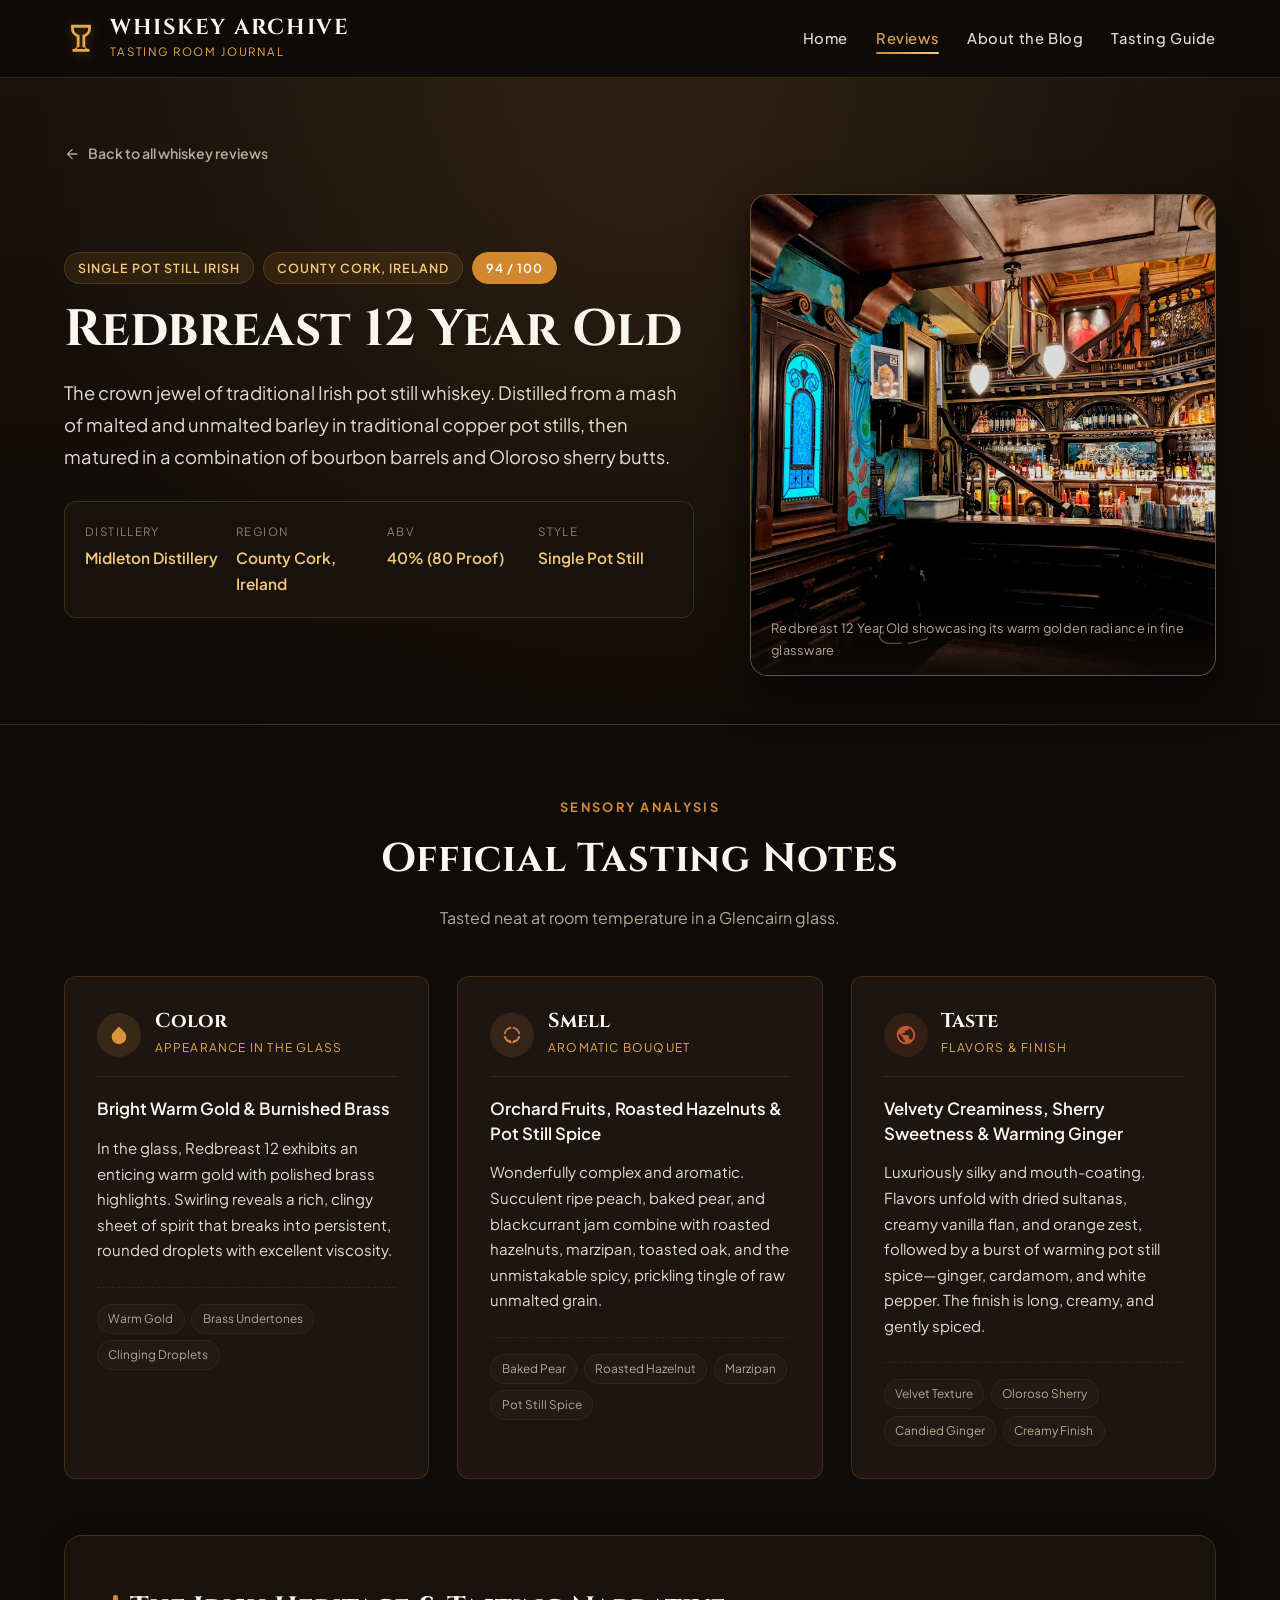
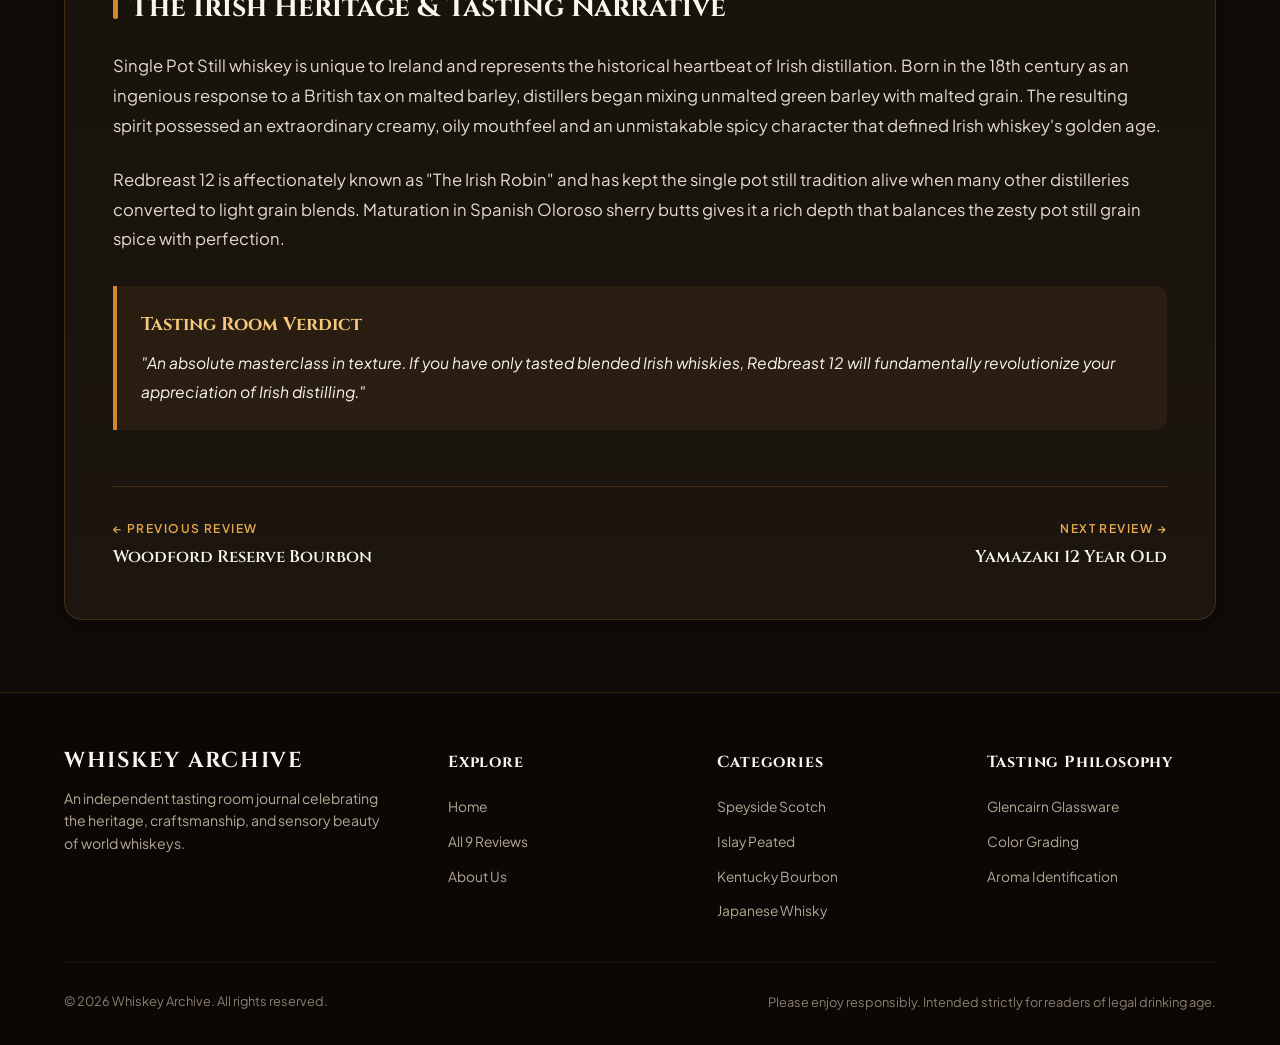
<file: reviews/redbreast-12.html>
<!DOCTYPE html>
<html lang="en">
<head>
  <meta charset="UTF-8">
  <meta name="viewport" content="width=device-width, initial-scale=1.0">
  <title>Redbreast 12 Year Old Review | Whiskey Archive</title>
  <meta name="description" content="Detailed tasting review of Redbreast 12 Year Old Single Pot Still Irish Whiskey, examining its golden hue, fruit and spice nose, and creamy finish.">
  <link rel="stylesheet" href="../css/styles.css">
</head>
<body>

  <!-- Site Header -->
  <header class="site-header">
    <div class="container header-inner">
      <a href="../index.html" class="brand-link">
        <svg class="brand-icon" viewBox="0 0 24 24">
          <path d="M5 2h14v3c0 2.2-1.3 4.2-3.3 5.1L15 10.5V17c0 1.1.9 2 2 2h1v2H6v-2h1c1.1 0 2-.9 2-2v-6.5l-.7-.4C6.3 9.2 5 7.2 5 5V2zm2 2v1c0 1.5.9 2.8 2.2 3.5l1.8.9V17c0 .6-.4 1-1 1H9v1h6v-1h-1c-.6 0-1-.4-1-1V9.4l1.8-.9C16.1 7.8 17 6.5 17 5V4H7z"/>
        </svg>
        <div class="brand-text">
          <span class="brand-title">WHISKEY ARCHIVE</span>
          <span class="brand-subtitle">Tasting Room Journal</span>
        </div>
      </a>

      <button class="mobile-toggle" aria-label="Toggle Navigation Menu" aria-expanded="false">
        <svg viewBox="0 0 24 24" stroke-width="2" fill="none">
          <path d="M4 6h16M4 12h16M4 18h16" stroke-linecap="round"/>
        </svg>
      </button>

      <nav class="main-nav">
        <ul class="nav-links">
          <li><a href="../index.html" class="nav-link">Home</a></li>
          <li><a href="../index.html#reviews" class="nav-link active">Reviews</a></li>
          <li><a href="../index.html#intro" class="nav-link">About the Blog</a></li>
          <li><a href="../index.html#tasting-guide" class="nav-link">Tasting Guide</a></li>
        </ul>
      </nav>
    </div>
  </header>

  <main>
    <!-- Review Hero Section -->
    <section class="review-hero">
      <div class="container">
        <a href="../index.html#reviews" class="back-link">
          <svg viewBox="0 0 24 24"><path d="M20 11H7.83l5.59-5.59L12 4l-8 8 8 8 1.41-1.41L7.83 13H20v-2z"/></svg>
          Back to all whiskey reviews
        </a>

        <div class="review-header-grid">
          <div class="review-header-content">
            <div class="review-meta-pills">
              <span class="meta-pill">Single Pot Still Irish</span>
              <span class="meta-pill">County Cork, Ireland</span>
              <span class="meta-pill rating">94 / 100</span>
            </div>

            <h1 class="post-title">Redbreast 12 Year Old</h1>
            <p class="post-lead">
              The crown jewel of traditional Irish pot still whiskey. Distilled from a mash of malted and unmalted barley in traditional copper pot stills, then matured in a combination of bourbon barrels and Oloroso sherry butts.
            </p>

            <div class="post-quick-specs">
              <div class="spec-box">
                <span>Distillery</span>
                <strong>Midleton Distillery</strong>
              </div>
              <div class="spec-box">
                <span>Region</span>
                <strong>County Cork, Ireland</strong>
              </div>
              <div class="spec-box">
                <span>ABV</span>
                <strong>40% (80 Proof)</strong>
              </div>
              <div class="spec-box">
                <span>Style</span>
                <strong>Single Pot Still</strong>
              </div>
            </div>
          </div>

          <div class="post-image-container">
            <img src="../images/redbreast-12.jpg" alt="Redbreast 12 Year Old dram in a tasting room glass" loading="eager" onerror="this.onerror=null; this.src='../images/placeholder.svg';">
            <div class="post-image-caption">Redbreast 12 Year Old showcasing its warm golden radiance in fine glassware</div>
          </div>
        </div>
      </div>
    </section>

    <!-- Sensory Tasting Room Cards (Color, Smell, Taste) -->
    <section class="tasting-notes-section">
      <div class="container">
        <div class="section-header">
          <span class="section-label">Sensory Analysis</span>
          <h2 class="section-title">Official Tasting Notes</h2>
          <p class="section-subtitle">Tasted neat at room temperature in a Glencairn glass.</p>
        </div>

        <div class="sensory-grid">
          <!-- Color -->
          <article class="sensory-card color">
            <div class="sensory-header">
              <div class="sensory-icon-wrap">
                <svg viewBox="0 0 24 24"><path d="M12 2.69l5.66 5.66a8 8 0 1 1-11.31 0z"/></svg>
              </div>
              <div class="sensory-title-group">
                <h3>Color</h3>
                <span>Appearance in the Glass</span>
              </div>
            </div>
            <div class="sensory-summary">Bright Warm Gold &amp; Burnished Brass</div>
            <p class="sensory-description">
              In the glass, Redbreast 12 exhibits an enticing warm gold with polished brass highlights. Swirling reveals a rich, clingy sheet of spirit that breaks into persistent, rounded droplets with excellent viscosity.
            </p>
            <div class="sensory-tags">
              <span class="sensory-tag">Warm Gold</span>
              <span class="sensory-tag">Brass Undertones</span>
              <span class="sensory-tag">Clinging Droplets</span>
            </div>
          </article>

          <!-- Smell -->
          <article class="sensory-card smell">
            <div class="sensory-header">
              <div class="sensory-icon-wrap">
                <svg viewBox="0 0 24 24"><path d="M12 3a9 9 0 0 0-9 9c0 4.97 4.03 9 9 9s9-4.03 9-9a9 9 0 0 0-9-9zm1 14.93V19a1 1 0 0 1-2 0v-1.07A7.002 7.002 0 0 1 5.07 13H4a1 1 0 0 1 0-2h1.07A7.002 7.002 0 0 1 11 5.07V4a1 1 0 0 1 2 0v1.07A7.002 7.002 0 0 1 18.93 11H20a1 1 0 0 1 0 2h-1.07A7.002 7.002 0 0 1 13 17.93z"/></svg>
              </div>
              <div class="sensory-title-group">
                <h3>Smell</h3>
                <span>Aromatic Bouquet</span>
              </div>
            </div>
            <div class="sensory-summary">Orchard Fruits, Roasted Hazelnuts &amp; Pot Still Spice</div>
            <p class="sensory-description">
              Wonderfully complex and aromatic. Succulent ripe peach, baked pear, and blackcurrant jam combine with roasted hazelnuts, marzipan, toasted oak, and the unmistakable spicy, prickling tingle of raw unmalted grain.
            </p>
            <div class="sensory-tags">
              <span class="sensory-tag">Baked Pear</span>
              <span class="sensory-tag">Roasted Hazelnut</span>
              <span class="sensory-tag">Marzipan</span>
              <span class="sensory-tag">Pot Still Spice</span>
            </div>
          </article>

          <!-- Taste -->
          <article class="sensory-card taste">
            <div class="sensory-header">
              <div class="sensory-icon-wrap">
                <svg viewBox="0 0 24 24"><path d="M12 2C6.48 2 2 6.48 2 12s4.48 10 10 10 10-4.48 10-10S17.52 2 12 2zm-1 17.93c-3.95-.49-7-3.85-7-7.93 0-.62.08-1.21.21-1.79L9 15v1c0 1.1.9 2 2 2v1.93zm6.9-2.54c-.26-.81-1-1.39-1.9-1.39h-1v-3c0-.55-.45-1-1-1H8v-2h2c.55 0 1-.45 1-1V7h2c1.1 0 2-.9 2-2v-.41c2.93 1.19 5 4.06 5 7.41 0 2.08-.8 3.97-2.1 5.39z"/></svg>
              </div>
              <div class="sensory-title-group">
                <h3>Taste</h3>
                <span>Flavors &amp; Finish</span>
              </div>
            </div>
            <div class="sensory-summary">Velvety Creaminess, Sherry Sweetness &amp; Warming Ginger</div>
            <p class="sensory-description">
              Luxuriously silky and mouth-coating. Flavors unfold with dried sultanas, creamy vanilla flan, and orange zest, followed by a burst of warming pot still spice—ginger, cardamom, and white pepper. The finish is long, creamy, and gently spiced.
            </p>
            <div class="sensory-tags">
              <span class="sensory-tag">Velvet Texture</span>
              <span class="sensory-tag">Oloroso Sherry</span>
              <span class="sensory-tag">Candied Ginger</span>
              <span class="sensory-tag">Creamy Finish</span>
            </div>
          </article>
        </div>

        <!-- Full Narrative Review -->
        <article class="narrative-card">
          <h3>The Irish Heritage &amp; Tasting Narrative</h3>
          <p>
            Single Pot Still whiskey is unique to Ireland and represents the historical heartbeat of Irish distillation. Born in the 18th century as an ingenious response to a British tax on malted barley, distillers began mixing unmalted green barley with malted grain. The resulting spirit possessed an extraordinary creamy, oily mouthfeel and an unmistakable spicy character that defined Irish whiskey's golden age.
          </p>
          <p>
            Redbreast 12 is affectionately known as "The Irish Robin" and has kept the single pot still tradition alive when many other distilleries converted to light grain blends. Maturation in Spanish Oloroso sherry butts gives it a rich depth that balances the zesty pot still grain spice with perfection.
          </p>

          <div class="verdict-box">
            <h4>Tasting Room Verdict</h4>
            <p>
              "An absolute masterclass in texture. If you have only tasted blended Irish whiskies, Redbreast 12 will fundamentally revolutionize your appreciation of Irish distilling."
            </p>
          </div>

          <!-- Post Pagination Navigation -->
          <nav class="post-navigation" aria-label="Review Navigation">
            <a href="woodford-reserve.html" class="nav-prev">
              <span class="nav-direction-label">&larr; Previous Review</span>
              <span class="nav-post-title">Woodford Reserve Bourbon</span>
            </a>
            <a href="yamazaki-12.html" class="nav-next">
              <span class="nav-direction-label">Next Review &rarr;</span>
              <span class="nav-post-title">Yamazaki 12 Year Old</span>
            </a>
          </nav>
        </article>
      </div>
    </section>
  </main>

  <!-- Site Footer -->
  <footer class="site-footer">
    <div class="container">
      <div class="footer-grid">
        <div class="footer-brand">
          <a href="../index.html" class="brand-link">
            <span class="brand-title">WHISKEY ARCHIVE</span>
          </a>
          <p>An independent tasting room journal celebrating the heritage, craftsmanship, and sensory beauty of world whiskeys.</p>
        </div>
        <div class="footer-column">
          <h4>Explore</h4>
          <ul class="footer-links">
            <li><a href="../index.html">Home</a></li>
            <li><a href="../index.html#reviews">All 9 Reviews</a></li>
            <li><a href="../index.html#intro">About Us</a></li>
          </ul>
        </div>
        <div class="footer-column">
          <h4>Categories</h4>
          <ul class="footer-links">
            <li><a href="macallan-12.html">Speyside Scotch</a></li>
            <li><a href="lagavulin-16.html">Islay Peated</a></li>
            <li><a href="woodford-reserve.html">Kentucky Bourbon</a></li>
            <li><a href="yamazaki-12.html">Japanese Whisky</a></li>
          </ul>
        </div>
        <div class="footer-column">
          <h4>Tasting Philosophy</h4>
          <ul class="footer-links">
            <li><a href="../index.html#tasting-guide">Glencairn Glassware</a></li>
            <li><a href="../index.html#tasting-guide">Color Grading</a></li>
            <li><a href="../index.html#tasting-guide">Aroma Identification</a></li>
          </ul>
        </div>
      </div>
      <div class="footer-bottom">
        <p>&copy; 2026 Whiskey Archive. All rights reserved.</p>
        <p class="footer-disclaimer">Please enjoy responsibly. Intended strictly for readers of legal drinking age.</p>
      </div>
    </div>
  </footer>

  <script src="../js/main.js"></script>
</body>
</html>
</file>
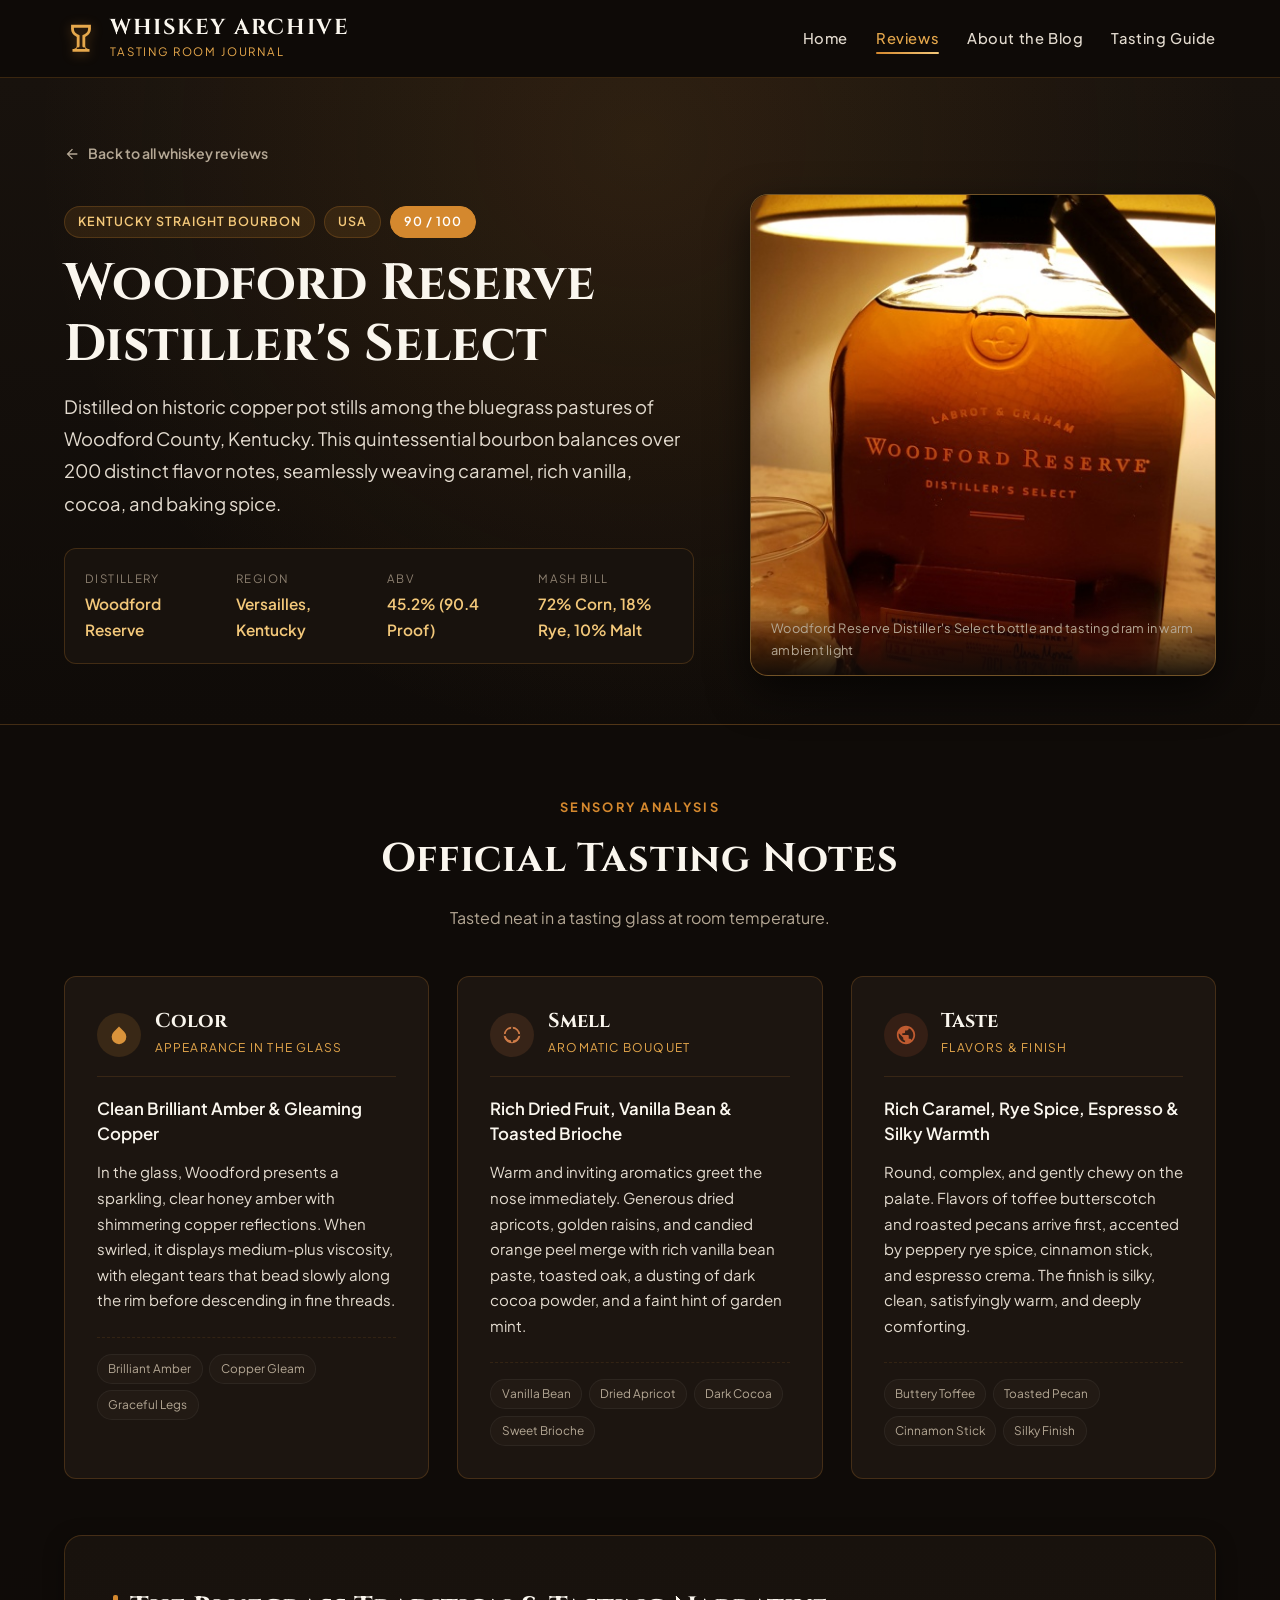
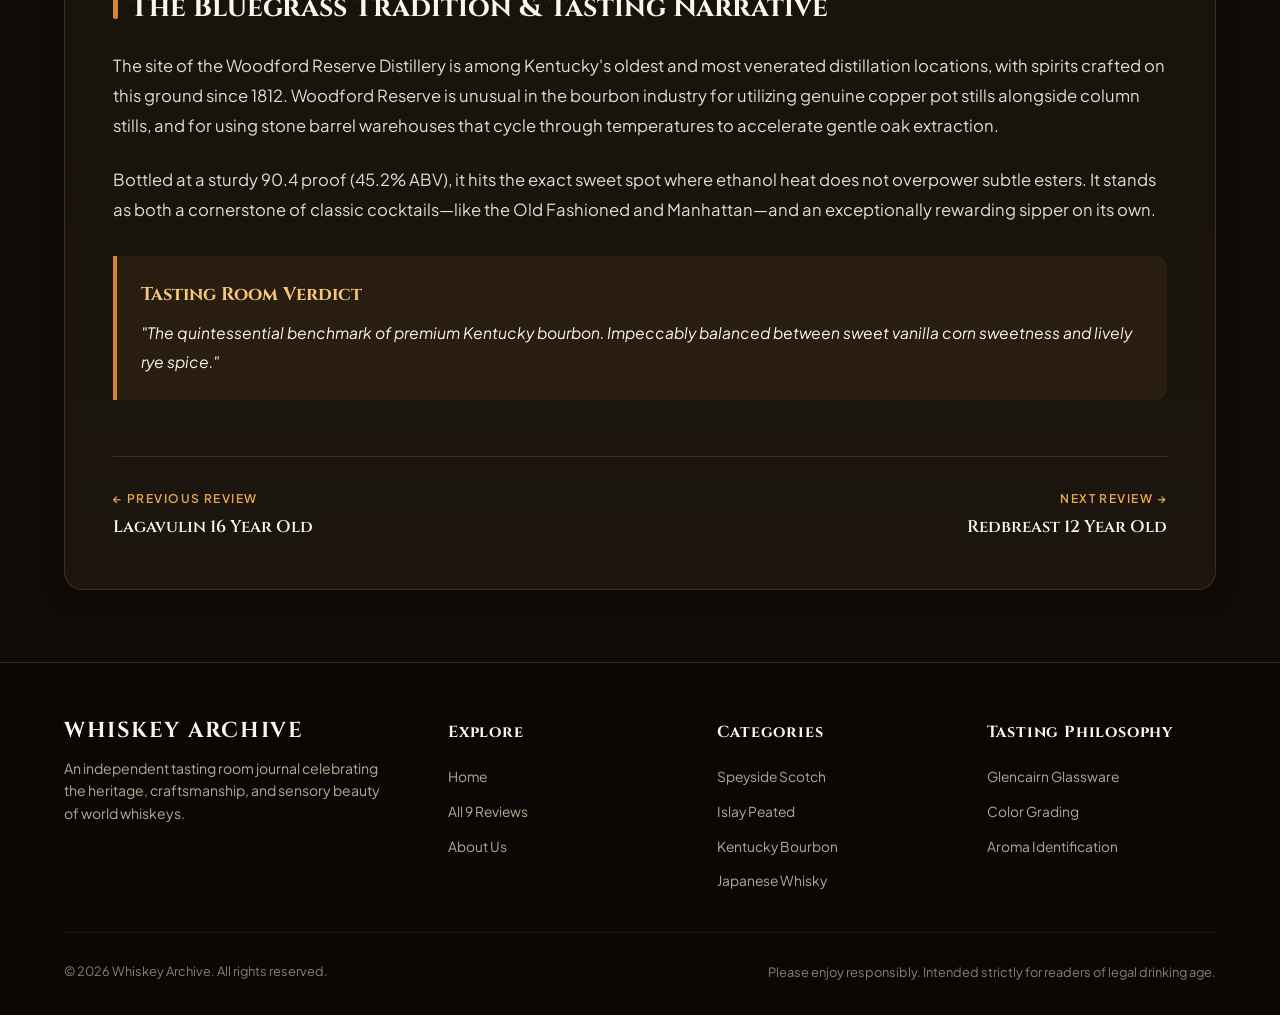
<file: reviews/woodford-reserve.html>
<!DOCTYPE html>
<html lang="en">
<head>
  <meta charset="UTF-8">
  <meta name="viewport" content="width=device-width, initial-scale=1.0">
  <title>Woodford Reserve Distiller's Select Review | Whiskey Archive</title>
  <meta name="description" content="Tasting review of Woodford Reserve Distiller's Select Kentucky Straight Bourbon Whiskey, exploring its appearance, rich aromas, and velvety finish.">
  <link rel="stylesheet" href="../css/styles.css">
</head>
<body>

  <!-- Site Header -->
  <header class="site-header">
    <div class="container header-inner">
      <a href="../index.html" class="brand-link">
        <svg class="brand-icon" viewBox="0 0 24 24">
          <path d="M5 2h14v3c0 2.2-1.3 4.2-3.3 5.1L15 10.5V17c0 1.1.9 2 2 2h1v2H6v-2h1c1.1 0 2-.9 2-2v-6.5l-.7-.4C6.3 9.2 5 7.2 5 5V2zm2 2v1c0 1.5.9 2.8 2.2 3.5l1.8.9V17c0 .6-.4 1-1 1H9v1h6v-1h-1c-.6 0-1-.4-1-1V9.4l1.8-.9C16.1 7.8 17 6.5 17 5V4H7z"/>
        </svg>
        <div class="brand-text">
          <span class="brand-title">WHISKEY ARCHIVE</span>
          <span class="brand-subtitle">Tasting Room Journal</span>
        </div>
      </a>

      <button class="mobile-toggle" aria-label="Toggle Navigation Menu" aria-expanded="false">
        <svg viewBox="0 0 24 24" stroke-width="2" fill="none">
          <path d="M4 6h16M4 12h16M4 18h16" stroke-linecap="round"/>
        </svg>
      </button>

      <nav class="main-nav">
        <ul class="nav-links">
          <li><a href="../index.html" class="nav-link">Home</a></li>
          <li><a href="../index.html#reviews" class="nav-link active">Reviews</a></li>
          <li><a href="../index.html#intro" class="nav-link">About the Blog</a></li>
          <li><a href="../index.html#tasting-guide" class="nav-link">Tasting Guide</a></li>
        </ul>
      </nav>
    </div>
  </header>

  <main>
    <!-- Review Hero Section -->
    <section class="review-hero">
      <div class="container">
        <a href="../index.html#reviews" class="back-link">
          <svg viewBox="0 0 24 24"><path d="M20 11H7.83l5.59-5.59L12 4l-8 8 8 8 1.41-1.41L7.83 13H20v-2z"/></svg>
          Back to all whiskey reviews
        </a>

        <div class="review-header-grid">
          <div class="review-header-content">
            <div class="review-meta-pills">
              <span class="meta-pill">Kentucky Straight Bourbon</span>
              <span class="meta-pill">USA</span>
              <span class="meta-pill rating">90 / 100</span>
            </div>

            <h1 class="post-title">Woodford Reserve Distiller's Select</h1>
            <p class="post-lead">
              Distilled on historic copper pot stills among the bluegrass pastures of Woodford County, Kentucky. This quintessential bourbon balances over 200 distinct flavor notes, seamlessly weaving caramel, rich vanilla, cocoa, and baking spice.
            </p>

            <div class="post-quick-specs">
              <div class="spec-box">
                <span>Distillery</span>
                <strong>Woodford Reserve</strong>
              </div>
              <div class="spec-box">
                <span>Region</span>
                <strong>Versailles, Kentucky</strong>
              </div>
              <div class="spec-box">
                <span>ABV</span>
                <strong>45.2% (90.4 Proof)</strong>
              </div>
              <div class="spec-box">
                <span>Mash Bill</span>
                <strong>72% Corn, 18% Rye, 10% Malt</strong>
              </div>
            </div>
          </div>

          <div class="post-image-container">
            <img src="../images/woodford-reserve.jpg" alt="A bottle of Woodford Reserve Distiller's Select Kentucky Straight Bourbon Whiskey beside a tasting glass" loading="eager" onerror="this.onerror=null; this.src='../images/placeholder.svg';">
            <div class="post-image-caption">Woodford Reserve Distiller's Select bottle and tasting dram in warm ambient light</div>
          </div>
        </div>
      </div>
    </section>

    <!-- Sensory Tasting Room Cards (Color, Smell, Taste) -->
    <section class="tasting-notes-section">
      <div class="container">
        <div class="section-header">
          <span class="section-label">Sensory Analysis</span>
          <h2 class="section-title">Official Tasting Notes</h2>
          <p class="section-subtitle">Tasted neat in a tasting glass at room temperature.</p>
        </div>

        <div class="sensory-grid">
          <!-- Color -->
          <article class="sensory-card color">
            <div class="sensory-header">
              <div class="sensory-icon-wrap">
                <svg viewBox="0 0 24 24"><path d="M12 2.69l5.66 5.66a8 8 0 1 1-11.31 0z"/></svg>
              </div>
              <div class="sensory-title-group">
                <h3>Color</h3>
                <span>Appearance in the Glass</span>
              </div>
            </div>
            <div class="sensory-summary">Clean Brilliant Amber &amp; Gleaming Copper</div>
            <p class="sensory-description">
              In the glass, Woodford presents a sparkling, clear honey amber with shimmering copper reflections. When swirled, it displays medium-plus viscosity, with elegant tears that bead slowly along the rim before descending in fine threads.
            </p>
            <div class="sensory-tags">
              <span class="sensory-tag">Brilliant Amber</span>
              <span class="sensory-tag">Copper Gleam</span>
              <span class="sensory-tag">Graceful Legs</span>
            </div>
          </article>

          <!-- Smell -->
          <article class="sensory-card smell">
            <div class="sensory-header">
              <div class="sensory-icon-wrap">
                <svg viewBox="0 0 24 24"><path d="M12 3a9 9 0 0 0-9 9c0 4.97 4.03 9 9 9s9-4.03 9-9a9 9 0 0 0-9-9zm1 14.93V19a1 1 0 0 1-2 0v-1.07A7.002 7.002 0 0 1 5.07 13H4a1 1 0 0 1 0-2h1.07A7.002 7.002 0 0 1 11 5.07V4a1 1 0 0 1 2 0v1.07A7.002 7.002 0 0 1 18.93 11H20a1 1 0 0 1 0 2h-1.07A7.002 7.002 0 0 1 13 17.93z"/></svg>
              </div>
              <div class="sensory-title-group">
                <h3>Smell</h3>
                <span>Aromatic Bouquet</span>
              </div>
            </div>
            <div class="sensory-summary">Rich Dried Fruit, Vanilla Bean &amp; Toasted Brioche</div>
            <p class="sensory-description">
              Warm and inviting aromatics greet the nose immediately. Generous dried apricots, golden raisins, and candied orange peel merge with rich vanilla bean paste, toasted oak, a dusting of dark cocoa powder, and a faint hint of garden mint.
            </p>
            <div class="sensory-tags">
              <span class="sensory-tag">Vanilla Bean</span>
              <span class="sensory-tag">Dried Apricot</span>
              <span class="sensory-tag">Dark Cocoa</span>
              <span class="sensory-tag">Sweet Brioche</span>
            </div>
          </article>

          <!-- Taste -->
          <article class="sensory-card taste">
            <div class="sensory-header">
              <div class="sensory-icon-wrap">
                <svg viewBox="0 0 24 24"><path d="M12 2C6.48 2 2 6.48 2 12s4.48 10 10 10 10-4.48 10-10S17.52 2 12 2zm-1 17.93c-3.95-.49-7-3.85-7-7.93 0-.62.08-1.21.21-1.79L9 15v1c0 1.1.9 2 2 2v1.93zm6.9-2.54c-.26-.81-1-1.39-1.9-1.39h-1v-3c0-.55-.45-1-1-1H8v-2h2c.55 0 1-.45 1-1V7h2c1.1 0 2-.9 2-2v-.41c2.93 1.19 5 4.06 5 7.41 0 2.08-.8 3.97-2.1 5.39z"/></svg>
              </div>
              <div class="sensory-title-group">
                <h3>Taste</h3>
                <span>Flavors &amp; Finish</span>
              </div>
            </div>
            <div class="sensory-summary">Rich Caramel, Rye Spice, Espresso &amp; Silky Warmth</div>
            <p class="sensory-description">
              Round, complex, and gently chewy on the palate. Flavors of toffee butterscotch and roasted pecans arrive first, accented by peppery rye spice, cinnamon stick, and espresso crema. The finish is silky, clean, satisfyingly warm, and deeply comforting.
            </p>
            <div class="sensory-tags">
              <span class="sensory-tag">Buttery Toffee</span>
              <span class="sensory-tag">Toasted Pecan</span>
              <span class="sensory-tag">Cinnamon Stick</span>
              <span class="sensory-tag">Silky Finish</span>
            </div>
          </article>
        </div>

        <!-- Full Narrative Review -->
        <article class="narrative-card">
          <h3>The Bluegrass Tradition &amp; Tasting Narrative</h3>
          <p>
            The site of the Woodford Reserve Distillery is among Kentucky's oldest and most venerated distillation locations, with spirits crafted on this ground since 1812. Woodford Reserve is unusual in the bourbon industry for utilizing genuine copper pot stills alongside column stills, and for using stone barrel warehouses that cycle through temperatures to accelerate gentle oak extraction.
          </p>
          <p>
            Bottled at a sturdy 90.4 proof (45.2% ABV), it hits the exact sweet spot where ethanol heat does not overpower subtle esters. It stands as both a cornerstone of classic cocktails—like the Old Fashioned and Manhattan—and an exceptionally rewarding sipper on its own.
          </p>

          <div class="verdict-box">
            <h4>Tasting Room Verdict</h4>
            <p>
              "The quintessential benchmark of premium Kentucky bourbon. Impeccably balanced between sweet vanilla corn sweetness and lively rye spice."
            </p>
          </div>

          <!-- Post Pagination Navigation -->
          <nav class="post-navigation" aria-label="Review Navigation">
            <a href="lagavulin-16.html" class="nav-prev">
              <span class="nav-direction-label">&larr; Previous Review</span>
              <span class="nav-post-title">Lagavulin 16 Year Old</span>
            </a>
            <a href="redbreast-12.html" class="nav-next">
              <span class="nav-direction-label">Next Review &rarr;</span>
              <span class="nav-post-title">Redbreast 12 Year Old</span>
            </a>
          </nav>
        </article>
      </div>
    </section>
  </main>

  <!-- Site Footer -->
  <footer class="site-footer">
    <div class="container">
      <div class="footer-grid">
        <div class="footer-brand">
          <a href="../index.html" class="brand-link">
            <span class="brand-title">WHISKEY ARCHIVE</span>
          </a>
          <p>An independent tasting room journal celebrating the heritage, craftsmanship, and sensory beauty of world whiskeys.</p>
        </div>
        <div class="footer-column">
          <h4>Explore</h4>
          <ul class="footer-links">
            <li><a href="../index.html">Home</a></li>
            <li><a href="../index.html#reviews">All 9 Reviews</a></li>
            <li><a href="../index.html#intro">About Us</a></li>
          </ul>
        </div>
        <div class="footer-column">
          <h4>Categories</h4>
          <ul class="footer-links">
            <li><a href="macallan-12.html">Speyside Scotch</a></li>
            <li><a href="lagavulin-16.html">Islay Peated</a></li>
            <li><a href="woodford-reserve.html">Kentucky Bourbon</a></li>
            <li><a href="yamazaki-12.html">Japanese Whisky</a></li>
          </ul>
        </div>
        <div class="footer-column">
          <h4>Tasting Philosophy</h4>
          <ul class="footer-links">
            <li><a href="../index.html#tasting-guide">Glencairn Glassware</a></li>
            <li><a href="../index.html#tasting-guide">Color Grading</a></li>
            <li><a href="../index.html#tasting-guide">Aroma Identification</a></li>
          </ul>
        </div>
      </div>
      <div class="footer-bottom">
        <p>&copy; 2026 Whiskey Archive. All rights reserved.</p>
        <p class="footer-disclaimer">Please enjoy responsibly. Intended strictly for readers of legal drinking age.</p>
      </div>
    </div>
  </footer>

  <script src="../js/main.js"></script>
</body>
</html>
</file>
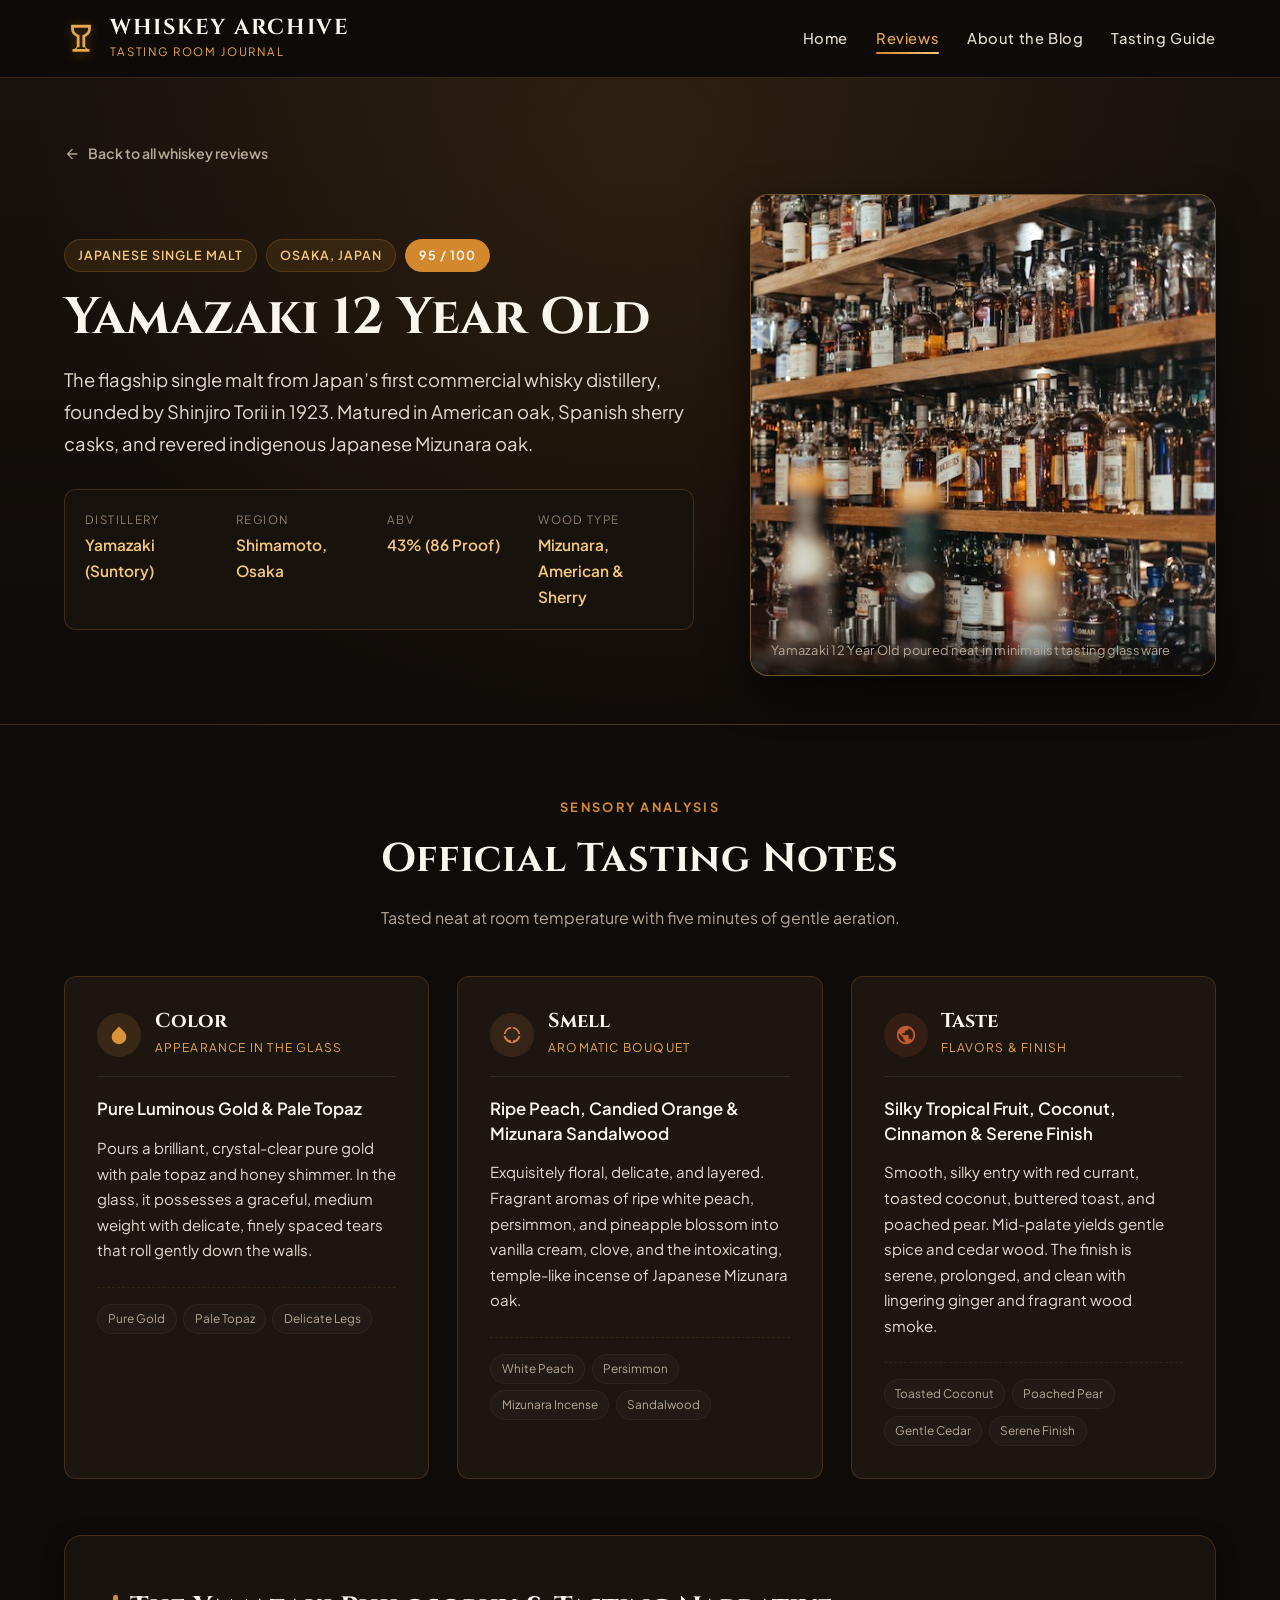
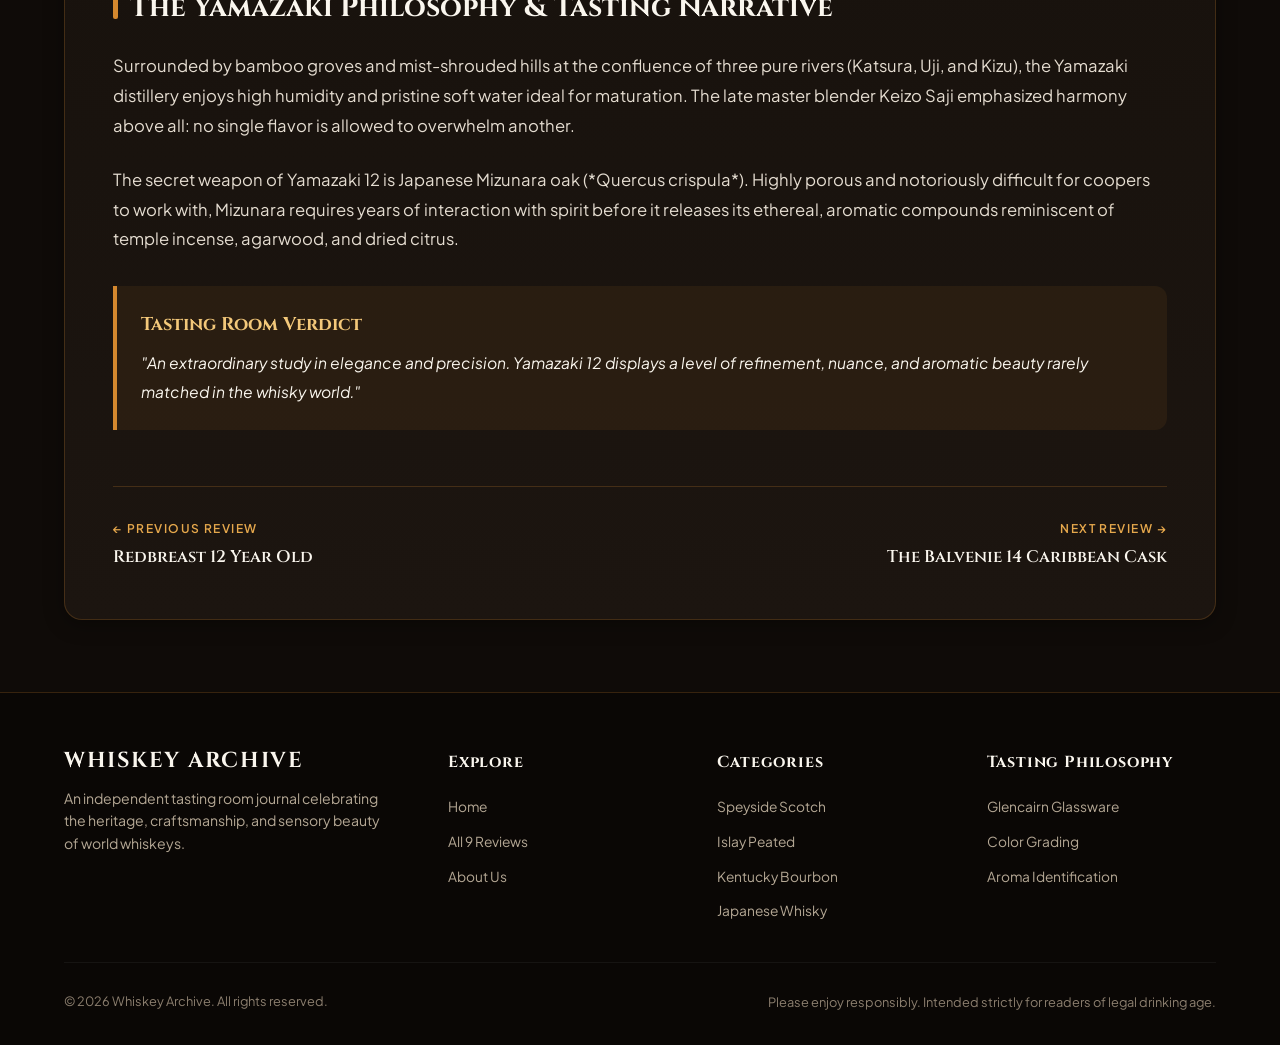
<file: reviews/yamazaki-12.html>
<!DOCTYPE html>
<html lang="en">
<head>
  <meta charset="UTF-8">
  <meta name="viewport" content="width=device-width, initial-scale=1.0">
  <title>Yamazaki 12 Year Old Review | Whiskey Archive</title>
  <meta name="description" content="In-depth sensory review of Suntory Yamazaki 12 Year Old Japanese Single Malt Whisky, highlighting its Mizunara oak essence, tropical aromas, and finish.">
  <link rel="stylesheet" href="../css/styles.css">
</head>
<body>

  <!-- Site Header -->
  <header class="site-header">
    <div class="container header-inner">
      <a href="../index.html" class="brand-link">
        <svg class="brand-icon" viewBox="0 0 24 24">
          <path d="M5 2h14v3c0 2.2-1.3 4.2-3.3 5.1L15 10.5V17c0 1.1.9 2 2 2h1v2H6v-2h1c1.1 0 2-.9 2-2v-6.5l-.7-.4C6.3 9.2 5 7.2 5 5V2zm2 2v1c0 1.5.9 2.8 2.2 3.5l1.8.9V17c0 .6-.4 1-1 1H9v1h6v-1h-1c-.6 0-1-.4-1-1V9.4l1.8-.9C16.1 7.8 17 6.5 17 5V4H7z"/>
        </svg>
        <div class="brand-text">
          <span class="brand-title">WHISKEY ARCHIVE</span>
          <span class="brand-subtitle">Tasting Room Journal</span>
        </div>
      </a>

      <button class="mobile-toggle" aria-label="Toggle Navigation Menu" aria-expanded="false">
        <svg viewBox="0 0 24 24" stroke-width="2" fill="none">
          <path d="M4 6h16M4 12h16M4 18h16" stroke-linecap="round"/>
        </svg>
      </button>

      <nav class="main-nav">
        <ul class="nav-links">
          <li><a href="../index.html" class="nav-link">Home</a></li>
          <li><a href="../index.html#reviews" class="nav-link active">Reviews</a></li>
          <li><a href="../index.html#intro" class="nav-link">About the Blog</a></li>
          <li><a href="../index.html#tasting-guide" class="nav-link">Tasting Guide</a></li>
        </ul>
      </nav>
    </div>
  </header>

  <main>
    <!-- Review Hero Section -->
    <section class="review-hero">
      <div class="container">
        <a href="../index.html#reviews" class="back-link">
          <svg viewBox="0 0 24 24"><path d="M20 11H7.83l5.59-5.59L12 4l-8 8 8 8 1.41-1.41L7.83 13H20v-2z"/></svg>
          Back to all whiskey reviews
        </a>

        <div class="review-header-grid">
          <div class="review-header-content">
            <div class="review-meta-pills">
              <span class="meta-pill">Japanese Single Malt</span>
              <span class="meta-pill">Osaka, Japan</span>
              <span class="meta-pill rating">95 / 100</span>
            </div>

            <h1 class="post-title">Yamazaki 12 Year Old</h1>
            <p class="post-lead">
              The flagship single malt from Japan’s first commercial whisky distillery, founded by Shinjiro Torii in 1923. Matured in American oak, Spanish sherry casks, and revered indigenous Japanese Mizunara oak.
            </p>

            <div class="post-quick-specs">
              <div class="spec-box">
                <span>Distillery</span>
                <strong>Yamazaki (Suntory)</strong>
              </div>
              <div class="spec-box">
                <span>Region</span>
                <strong>Shimamoto, Osaka</strong>
              </div>
              <div class="spec-box">
                <span>ABV</span>
                <strong>43% (86 Proof)</strong>
              </div>
              <div class="spec-box">
                <span>Wood Type</span>
                <strong>Mizunara, American &amp; Sherry</strong>
              </div>
            </div>
          </div>

          <div class="post-image-container">
            <img src="../images/yamazaki-12.jpg" alt="A glass of Yamazaki 12 Year Old whisky with subtle golden reflection" loading="eager" onerror="this.onerror=null; this.src='../images/placeholder.svg';">
            <div class="post-image-caption">Yamazaki 12 Year Old poured neat in minimalist tasting glassware</div>
          </div>
        </div>
      </div>
    </section>

    <!-- Sensory Tasting Room Cards (Color, Smell, Taste) -->
    <section class="tasting-notes-section">
      <div class="container">
        <div class="section-header">
          <span class="section-label">Sensory Analysis</span>
          <h2 class="section-title">Official Tasting Notes</h2>
          <p class="section-subtitle">Tasted neat at room temperature with five minutes of gentle aeration.</p>
        </div>

        <div class="sensory-grid">
          <!-- Color -->
          <article class="sensory-card color">
            <div class="sensory-header">
              <div class="sensory-icon-wrap">
                <svg viewBox="0 0 24 24"><path d="M12 2.69l5.66 5.66a8 8 0 1 1-11.31 0z"/></svg>
              </div>
              <div class="sensory-title-group">
                <h3>Color</h3>
                <span>Appearance in the Glass</span>
              </div>
            </div>
            <div class="sensory-summary">Pure Luminous Gold &amp; Pale Topaz</div>
            <p class="sensory-description">
              Pours a brilliant, crystal-clear pure gold with pale topaz and honey shimmer. In the glass, it possesses a graceful, medium weight with delicate, finely spaced tears that roll gently down the walls.
            </p>
            <div class="sensory-tags">
              <span class="sensory-tag">Pure Gold</span>
              <span class="sensory-tag">Pale Topaz</span>
              <span class="sensory-tag">Delicate Legs</span>
            </div>
          </article>

          <!-- Smell -->
          <article class="sensory-card smell">
            <div class="sensory-header">
              <div class="sensory-icon-wrap">
                <svg viewBox="0 0 24 24"><path d="M12 3a9 9 0 0 0-9 9c0 4.97 4.03 9 9 9s9-4.03 9-9a9 9 0 0 0-9-9zm1 14.93V19a1 1 0 0 1-2 0v-1.07A7.002 7.002 0 0 1 5.07 13H4a1 1 0 0 1 0-2h1.07A7.002 7.002 0 0 1 11 5.07V4a1 1 0 0 1 2 0v1.07A7.002 7.002 0 0 1 18.93 11H20a1 1 0 0 1 0 2h-1.07A7.002 7.002 0 0 1 13 17.93z"/></svg>
              </div>
              <div class="sensory-title-group">
                <h3>Smell</h3>
                <span>Aromatic Bouquet</span>
              </div>
            </div>
            <div class="sensory-summary">Ripe Peach, Candied Orange &amp; Mizunara Sandalwood</div>
            <p class="sensory-description">
              Exquisitely floral, delicate, and layered. Fragrant aromas of ripe white peach, persimmon, and pineapple blossom into vanilla cream, clove, and the intoxicating, temple-like incense of Japanese Mizunara oak.
            </p>
            <div class="sensory-tags">
              <span class="sensory-tag">White Peach</span>
              <span class="sensory-tag">Persimmon</span>
              <span class="sensory-tag">Mizunara Incense</span>
              <span class="sensory-tag">Sandalwood</span>
            </div>
          </article>

          <!-- Taste -->
          <article class="sensory-card taste">
            <div class="sensory-header">
              <div class="sensory-icon-wrap">
                <svg viewBox="0 0 24 24"><path d="M12 2C6.48 2 2 6.48 2 12s4.48 10 10 10 10-4.48 10-10S17.52 2 12 2zm-1 17.93c-3.95-.49-7-3.85-7-7.93 0-.62.08-1.21.21-1.79L9 15v1c0 1.1.9 2 2 2v1.93zm6.9-2.54c-.26-.81-1-1.39-1.9-1.39h-1v-3c0-.55-.45-1-1-1H8v-2h2c.55 0 1-.45 1-1V7h2c1.1 0 2-.9 2-2v-.41c2.93 1.19 5 4.06 5 7.41 0 2.08-.8 3.97-2.1 5.39z"/></svg>
              </div>
              <div class="sensory-title-group">
                <h3>Taste</h3>
                <span>Flavors &amp; Finish</span>
              </div>
            </div>
            <div class="sensory-summary">Silky Tropical Fruit, Coconut, Cinnamon &amp; Serene Finish</div>
            <p class="sensory-description">
              Smooth, silky entry with red currant, toasted coconut, buttered toast, and poached pear. Mid-palate yields gentle spice and cedar wood. The finish is serene, prolonged, and clean with lingering ginger and fragrant wood smoke.
            </p>
            <div class="sensory-tags">
              <span class="sensory-tag">Toasted Coconut</span>
              <span class="sensory-tag">Poached Pear</span>
              <span class="sensory-tag">Gentle Cedar</span>
              <span class="sensory-tag">Serene Finish</span>
            </div>
          </article>
        </div>

        <!-- Full Narrative Review -->
        <article class="narrative-card">
          <h3>The Yamazaki Philosophy &amp; Tasting Narrative</h3>
          <p>
            Surrounded by bamboo groves and mist-shrouded hills at the confluence of three pure rivers (Katsura, Uji, and Kizu), the Yamazaki distillery enjoys high humidity and pristine soft water ideal for maturation. The late master blender Keizo Saji emphasized harmony above all: no single flavor is allowed to overwhelm another.
          </p>
          <p>
            The secret weapon of Yamazaki 12 is Japanese Mizunara oak (*Quercus crispula*). Highly porous and notoriously difficult for coopers to work with, Mizunara requires years of interaction with spirit before it releases its ethereal, aromatic compounds reminiscent of temple incense, agarwood, and dried citrus.
          </p>

          <div class="verdict-box">
            <h4>Tasting Room Verdict</h4>
            <p>
              "An extraordinary study in elegance and precision. Yamazaki 12 displays a level of refinement, nuance, and aromatic beauty rarely matched in the whisky world."
            </p>
          </div>

          <!-- Post Pagination Navigation -->
          <nav class="post-navigation" aria-label="Review Navigation">
            <a href="redbreast-12.html" class="nav-prev">
              <span class="nav-direction-label">&larr; Previous Review</span>
              <span class="nav-post-title">Redbreast 12 Year Old</span>
            </a>
            <a href="balvenie-14-caribbean.html" class="nav-next">
              <span class="nav-direction-label">Next Review &rarr;</span>
              <span class="nav-post-title">The Balvenie 14 Caribbean Cask</span>
            </a>
          </nav>
        </article>
      </div>
    </section>
  </main>

  <!-- Site Footer -->
  <footer class="site-footer">
    <div class="container">
      <div class="footer-grid">
        <div class="footer-brand">
          <a href="../index.html" class="brand-link">
            <span class="brand-title">WHISKEY ARCHIVE</span>
          </a>
          <p>An independent tasting room journal celebrating the heritage, craftsmanship, and sensory beauty of world whiskeys.</p>
        </div>
        <div class="footer-column">
          <h4>Explore</h4>
          <ul class="footer-links">
            <li><a href="../index.html">Home</a></li>
            <li><a href="../index.html#reviews">All 9 Reviews</a></li>
            <li><a href="../index.html#intro">About Us</a></li>
          </ul>
        </div>
        <div class="footer-column">
          <h4>Categories</h4>
          <ul class="footer-links">
            <li><a href="macallan-12.html">Speyside Scotch</a></li>
            <li><a href="lagavulin-16.html">Islay Peated</a></li>
            <li><a href="woodford-reserve.html">Kentucky Bourbon</a></li>
            <li><a href="yamazaki-12.html">Japanese Whisky</a></li>
          </ul>
        </div>
        <div class="footer-column">
          <h4>Tasting Philosophy</h4>
          <ul class="footer-links">
            <li><a href="../index.html#tasting-guide">Glencairn Glassware</a></li>
            <li><a href="../index.html#tasting-guide">Color Grading</a></li>
            <li><a href="../index.html#tasting-guide">Aroma Identification</a></li>
          </ul>
        </div>
      </div>
      <div class="footer-bottom">
        <p>&copy; 2026 Whiskey Archive. All rights reserved.</p>
        <p class="footer-disclaimer">Please enjoy responsibly. Intended strictly for readers of legal drinking age.</p>
      </div>
    </div>
  </footer>

  <script src="../js/main.js"></script>
</body>
</html>
</file>
<file: css/styles.css>
/* ==========================================================================
   WHISKEY REVIEWS - Warm & Refined Tasting Room Stylesheet
   ========================================================================== */

/* --- Google Fonts Import --- */
@import url('https://fonts.googleapis.com/css2?family=Cinzel:wght@500;600;700;800&family=Plus+Jakarta+Sans:ital,wght@0,300;0,400;0,500;0,600;0,700;1,400&display=swap');

/* --- Custom Properties / Color Palette --- */
:root {
  /* Warm Amber & Honey Accents */
  --amber-primary: #d4882e;
  --amber-light: #e6a84c;
  --amber-glow: #f3c87a;
  --amber-deep: #a65e18;
  --copper: #c86d3b;

  /* Charred Oak & Dark Accents */
  --bg-dark: #0f0b08;
  --bg-surface: #18120d;
  --bg-surface-elevated: #221a14;
  --bg-card: #1c1510;
  --bg-card-hover: #261d16;
  --border-subtle: rgba(212, 136, 46, 0.22);
  --border-strong: rgba(230, 168, 76, 0.45);

  /* Cream & Parchment Tones */
  --cream-pure: #ffffff;
  --cream-bright: #faf6ee;
  --cream-body: #e4dcd0;
  --cream-muted: #b5a895;
  --cream-dark: #8c7f6f;
  --parchment-bg: #fdfaf3;
  --parchment-border: #e3dac9;
  --text-dark: #231912;

  /* Sensory Callout Colors */
  --color-accent: #d9933b;
  --smell-accent: #cf7c48;
  --taste-accent: #bf5b30;

  /* Layout & Spacing */
  --max-width: 1200px;
  --radius-sm: 6px;
  --radius-md: 12px;
  --radius-lg: 18px;
  --shadow-subtle: 0 4px 20px rgba(0, 0, 0, 0.35);
  --shadow-hover: 0 12px 32px rgba(212, 136, 46, 0.18), 0 8px 24px rgba(0, 0, 0, 0.5);
  --transition: all 0.28s cubic-bezier(0.4, 0, 0.2, 1);
  --font-serif: 'Cinzel', Georgia, serif;
  --font-sans: 'Plus Jakarta Sans', system-ui, -apple-system, sans-serif;
}

/* --- Base & Reset --- */
*, *::before, *::after {
  box-sizing: border-box;
  margin: 0;
  padding: 0;
}

html {
  font-size: 16px;
  scroll-behavior: smooth;
}

body {
  font-family: var(--font-sans);
  background-color: var(--bg-dark);
  color: var(--cream-body);
  line-height: 1.68;
  -webkit-font-smoothing: antialiased;
  -moz-osx-font-smoothing: grayscale;
  min-height: 100vh;
  display: flex;
  flex-direction: column;
}

a {
  color: var(--amber-light);
  text-decoration: none;
  transition: var(--transition);
}

a:hover {
  color: var(--amber-glow);
}

img {
  max-width: 100%;
  height: auto;
  display: block;
}

/* Accessible focus ring */
:focus-visible {
  outline: 2px solid var(--amber-glow);
  outline-offset: 3px;
}

/* --- Container Utility --- */
.container {
  width: 100%;
  max-width: var(--max-width);
  margin-left: auto;
  margin-right: auto;
  padding-left: 1.5rem;
  padding-right: 1.5rem;
}

/* --- Header & Navigation --- */
.site-header {
  position: sticky;
  top: 0;
  z-index: 100;
  background-color: rgba(15, 11, 8, 0.94);
  backdrop-filter: blur(12px);
  -webkit-backdrop-filter: blur(12px);
  border-bottom: 1px solid var(--border-subtle);
  padding: 1rem 0;
  transition: var(--transition);
}

.header-inner {
  display: flex;
  align-items: center;
  justify-content: space-between;
  gap: 1.5rem;
}

.brand-link {
  display: flex;
  align-items: center;
  gap: 0.75rem;
  color: var(--cream-bright);
  text-decoration: none;
}

.brand-icon {
  width: 34px;
  height: 34px;
  fill: var(--amber-light);
  filter: drop-shadow(0 2px 6px rgba(212, 136, 46, 0.4));
  flex-shrink: 0;
}

.brand-text {
  display: flex;
  flex-direction: column;
}

.brand-title {
  font-family: var(--font-serif);
  font-size: 1.35rem;
  font-weight: 700;
  letter-spacing: 0.08em;
  color: var(--cream-bright);
  line-height: 1.1;
}

.brand-subtitle {
  font-size: 0.72rem;
  text-transform: uppercase;
  letter-spacing: 0.16em;
  color: var(--amber-light);
  margin-top: 2px;
}

.main-nav {
  display: flex;
  align-items: center;
}

.nav-links {
  list-style: none;
  display: flex;
  align-items: center;
  gap: 1.75rem;
}

.nav-link {
  font-family: var(--font-sans);
  font-size: 0.92rem;
  font-weight: 500;
  color: var(--cream-body);
  letter-spacing: 0.04em;
  position: relative;
  padding: 0.4rem 0;
}

.nav-link:hover,
.nav-link.active {
  color: var(--amber-light);
}

.nav-link.active::after {
  content: '';
  position: absolute;
  bottom: 0;
  left: 0;
  right: 0;
  height: 2px;
  background: linear-gradient(90deg, var(--amber-primary), var(--amber-glow));
  border-radius: 2px;
}

/* Mobile Nav Toggle */
.mobile-toggle {
  display: none;
  background: transparent;
  border: 1px solid var(--border-subtle);
  border-radius: var(--radius-sm);
  color: var(--cream-bright);
  padding: 0.5rem 0.65rem;
  cursor: pointer;
  transition: var(--transition);
}

.mobile-toggle:hover {
  background: var(--bg-surface-elevated);
  border-color: var(--amber-primary);
}

.mobile-toggle svg {
  display: block;
  width: 22px;
  height: 22px;
  stroke: currentColor;
}

/* --- Hero Section --- */
.hero {
  position: relative;
  padding: 6rem 0 5rem;
  background: radial-gradient(circle at 50% 25%, rgba(212, 136, 46, 0.15), transparent 70%),
              linear-gradient(180deg, var(--bg-surface) 0%, var(--bg-dark) 100%);
  border-bottom: 1px solid var(--border-subtle);
  overflow: hidden;
  text-align: center;
}

.hero-bg-accent {
  position: absolute;
  top: 0;
  left: 50%;
  transform: translateX(-50%);
  width: 800px;
  height: 380px;
  background: radial-gradient(ellipse at center, rgba(230, 168, 76, 0.12) 0%, rgba(15, 11, 8, 0) 75%);
  pointer-events: none;
}

.hero-tagline {
  display: inline-flex;
  align-items: center;
  gap: 0.5rem;
  background: rgba(212, 136, 46, 0.12);
  border: 1px solid var(--border-subtle);
  color: var(--amber-glow);
  font-family: var(--font-sans);
  font-size: 0.8rem;
  font-weight: 600;
  letter-spacing: 0.15em;
  text-transform: uppercase;
  padding: 0.4rem 1.1rem;
  border-radius: 50px;
  margin-bottom: 1.5rem;
}

.hero-tagline svg {
  width: 14px;
  height: 14px;
  fill: var(--amber-light);
}

.hero-title {
  font-family: var(--font-serif);
  font-size: clamp(2.4rem, 5vw, 3.8rem);
  font-weight: 700;
  line-height: 1.15;
  letter-spacing: 0.02em;
  color: var(--cream-bright);
  margin-bottom: 1.25rem;
}

.hero-title span {
  background: linear-gradient(135deg, var(--amber-glow), var(--amber-primary));
  -webkit-background-clip: text;
  -webkit-text-fill-color: transparent;
}

.hero-description {
  max-width: 680px;
  margin: 0 auto 2.2rem;
  font-size: 1.12rem;
  color: var(--cream-body);
  line-height: 1.7;
}

.hero-actions {
  display: flex;
  align-items: center;
  justify-content: center;
  gap: 1rem;
  flex-wrap: wrap;
}

.btn {
  display: inline-flex;
  align-items: center;
  gap: 0.5rem;
  padding: 0.85rem 1.85rem;
  font-size: 0.95rem;
  font-weight: 600;
  letter-spacing: 0.04em;
  border-radius: var(--radius-sm);
  cursor: pointer;
  transition: var(--transition);
  text-decoration: none;
  font-family: var(--font-sans);
}

.btn-primary {
  background: linear-gradient(135deg, var(--amber-primary), var(--amber-deep));
  color: #fff;
  border: 1px solid rgba(255, 255, 255, 0.15);
  box-shadow: 0 4px 16px rgba(212, 136, 46, 0.35);
}

.btn-primary:hover {
  background: linear-gradient(135deg, var(--amber-light), var(--amber-primary));
  box-shadow: 0 6px 22px rgba(212, 136, 46, 0.5);
  transform: translateY(-2px);
  color: #fff;
}

.btn-secondary {
  background: rgba(255, 255, 255, 0.04);
  color: var(--cream-bright);
  border: 1px solid var(--border-subtle);
}

.btn-secondary:hover {
  background: rgba(212, 136, 46, 0.12);
  border-color: var(--amber-light);
  color: var(--amber-glow);
  transform: translateY(-2px);
}

/* --- Section Dividers & Headers --- */
.section-header {
  text-align: center;
  margin-bottom: 2.75rem;
}

.section-label {
  font-family: var(--font-sans);
  font-size: 0.8rem;
  text-transform: uppercase;
  letter-spacing: 0.18em;
  color: var(--amber-primary);
  font-weight: 700;
  display: block;
  margin-bottom: 0.5rem;
}

.section-title {
  font-family: var(--font-serif);
  font-size: clamp(1.8rem, 3.2vw, 2.5rem);
  font-weight: 700;
  color: var(--cream-bright);
  letter-spacing: 0.02em;
}

.section-subtitle {
  max-width: 600px;
  margin: 0.75rem auto 0;
  font-size: 1rem;
  color: var(--cream-muted);
}

/* --- Introduction Section --- */
.intro-section {
  padding: 4.5rem 0;
  background-color: var(--bg-surface);
  border-bottom: 1px solid var(--border-subtle);
}

.intro-grid {
  display: grid;
  grid-template-columns: 1.1fr 0.9fr;
  gap: 3rem;
  align-items: center;
}

.intro-content h2 {
  font-family: var(--font-serif);
  font-size: 2rem;
  color: var(--cream-bright);
  margin-bottom: 1.25rem;
  line-height: 1.25;
}

.intro-content p {
  margin-bottom: 1.25rem;
  color: var(--cream-body);
  font-size: 1.02rem;
  line-height: 1.75;
}

.tasting-pillars {
  display: grid;
  grid-template-columns: repeat(3, 1fr);
  gap: 1.25rem;
  margin-top: 2rem;
}

.pillar-item {
  background: var(--bg-surface-elevated);
  border: 1px solid var(--border-subtle);
  border-radius: var(--radius-sm);
  padding: 1.15rem;
  text-align: center;
  transition: var(--transition);
}

.pillar-item:hover {
  border-color: var(--amber-light);
  transform: translateY(-3px);
}

.pillar-icon {
  width: 28px;
  height: 28px;
  margin: 0 auto 0.6rem;
  fill: var(--amber-light);
}

.pillar-title {
  font-family: var(--font-serif);
  font-size: 0.95rem;
  color: var(--amber-glow);
  font-weight: 700;
  margin-bottom: 0.25rem;
}

.pillar-desc {
  font-size: 0.78rem;
  color: var(--cream-muted);
  line-height: 1.45;
}

.intro-highlight-card {
  position: relative;
  background: linear-gradient(145deg, #241a13, #150f0b);
  border: 1px solid var(--border-strong);
  border-radius: var(--radius-md);
  padding: 2.25rem;
  box-shadow: var(--shadow-subtle);
}

.intro-highlight-card::before {
  content: '"';
  position: absolute;
  top: -10px;
  left: 24px;
  font-family: var(--font-serif);
  font-size: 5rem;
  color: var(--amber-primary);
  opacity: 0.25;
  line-height: 1;
}

.quote-text {
  font-family: var(--font-serif);
  font-style: italic;
  font-size: 1.15rem;
  color: var(--cream-bright);
  line-height: 1.6;
  margin-bottom: 1.5rem;
}

.quote-author {
  display: flex;
  align-items: center;
  gap: 0.85rem;
}

.quote-avatar {
  width: 44px;
  height: 44px;
  border-radius: 50%;
  border: 2px solid var(--amber-primary);
  background: #2a1f18;
  display: flex;
  align-items: center;
  justify-content: center;
  font-family: var(--font-serif);
  font-weight: 700;
  color: var(--amber-glow);
}

.quote-meta h4 {
  font-size: 0.95rem;
  color: var(--cream-bright);
  font-weight: 600;
}

.quote-meta p {
  font-size: 0.8rem;
  color: var(--cream-muted);
  margin-bottom: 0;
}

/* --- Filter & Search Controls --- */
.reviews-section {
  padding: 5rem 0;
}

.filter-bar {
  display: flex;
  flex-wrap: wrap;
  align-items: center;
  justify-content: space-between;
  gap: 1.25rem;
  margin-bottom: 2.5rem;
  background: var(--bg-surface);
  border: 1px solid var(--border-subtle);
  border-radius: var(--radius-md);
  padding: 1rem 1.5rem;
}

.filter-pills {
  display: flex;
  flex-wrap: wrap;
  gap: 0.5rem;
}

.filter-btn {
  background: transparent;
  border: 1px solid transparent;
  color: var(--cream-muted);
  font-family: var(--font-sans);
  font-size: 0.88rem;
  font-weight: 500;
  padding: 0.45rem 1rem;
  border-radius: 50px;
  cursor: pointer;
  transition: var(--transition);
}

.filter-btn:hover {
  color: var(--cream-bright);
  background: rgba(212, 136, 46, 0.1);
}

.filter-btn.active {
  background: var(--amber-primary);
  color: #fff;
  border-color: var(--amber-primary);
  font-weight: 600;
}

.filter-search {
  position: relative;
  min-width: 240px;
}

.search-input {
  width: 100%;
  background: var(--bg-surface-elevated);
  border: 1px solid var(--border-subtle);
  border-radius: 50px;
  padding: 0.45rem 1rem 0.45rem 2.3rem;
  font-family: var(--font-sans);
  font-size: 0.88rem;
  color: var(--cream-bright);
  transition: var(--transition);
}

.search-input:focus {
  outline: none;
  border-color: var(--amber-light);
  box-shadow: 0 0 0 3px rgba(212, 136, 46, 0.2);
}

.search-icon {
  position: absolute;
  left: 0.85rem;
  top: 50%;
  transform: translateY(-50%);
  width: 15px;
  height: 15px;
  fill: var(--cream-muted);
  pointer-events: none;
}

/* --- Review Cards Grid (9 Cards) --- */
.reviews-grid {
  display: grid;
  grid-template-columns: repeat(auto-fill, minmax(340px, 1fr));
  gap: 2rem;
}

.review-card {
  background-color: var(--bg-card);
  border: 1px solid var(--border-subtle);
  border-radius: var(--radius-md);
  overflow: hidden;
  display: flex;
  flex-direction: column;
  transition: var(--transition);
  position: relative;
}

.review-card:hover {
  transform: translateY(-6px);
  border-color: var(--border-strong);
  box-shadow: var(--shadow-hover);
  background-color: var(--bg-card-hover);
}

.card-img-wrap {
  position: relative;
  width: 100%;
  height: 230px;
  overflow: hidden;
  background-color: #120d09;
}

.card-img {
  width: 100%;
  height: 100%;
  object-fit: cover;
  object-position: center;
  transition: transform 0.6s cubic-bezier(0.2, 0, 0.2, 1);
}

.review-card:hover .card-img {
  transform: scale(1.06);
}

.card-badge {
  position: absolute;
  top: 1rem;
  left: 1rem;
  background: rgba(15, 11, 8, 0.88);
  backdrop-filter: blur(8px);
  -webkit-backdrop-filter: blur(8px);
  border: 1px solid var(--border-subtle);
  color: var(--amber-glow);
  font-size: 0.75rem;
  font-weight: 600;
  text-transform: uppercase;
  letter-spacing: 0.08em;
  padding: 0.3rem 0.75rem;
  border-radius: 50px;
  z-index: 2;
}

.card-rating-badge {
  position: absolute;
  top: 1rem;
  right: 1rem;
  background: rgba(212, 136, 46, 0.95);
  color: #fff;
  font-family: var(--font-serif);
  font-size: 0.78rem;
  font-weight: 700;
  padding: 0.3rem 0.65rem;
  border-radius: var(--radius-sm);
  z-index: 2;
  box-shadow: 0 2px 8px rgba(0, 0, 0, 0.4);
}

.card-body {
  padding: 1.65rem;
  display: flex;
  flex-direction: column;
  flex-grow: 1;
}

.card-origin {
  font-size: 0.78rem;
  text-transform: uppercase;
  letter-spacing: 0.12em;
  color: var(--amber-light);
  font-weight: 600;
  margin-bottom: 0.4rem;
}

.card-title {
  font-family: var(--font-serif);
  font-size: 1.35rem;
  font-weight: 700;
  line-height: 1.3;
  color: var(--cream-bright);
  margin-bottom: 0.75rem;
}

.card-title a {
  color: inherit;
  text-decoration: none;
}

.card-title a:hover {
  color: var(--amber-glow);
}

.card-excerpt {
  font-size: 0.92rem;
  color: var(--cream-muted);
  line-height: 1.6;
  margin-bottom: 1.25rem;
  flex-grow: 1;
}

.card-specs {
  display: flex;
  gap: 1rem;
  padding-top: 0.85rem;
  border-top: 1px solid rgba(212, 136, 46, 0.12);
  margin-bottom: 1.25rem;
}

.spec-item {
  font-size: 0.78rem;
  color: var(--cream-dark);
}

.spec-item strong {
  display: block;
  color: var(--cream-body);
  font-weight: 600;
  font-size: 0.85rem;
}

.card-footer {
  display: flex;
  align-items: center;
  justify-content: space-between;
}

.card-link {
  display: inline-flex;
  align-items: center;
  gap: 0.45rem;
  font-size: 0.88rem;
  font-weight: 600;
  color: var(--amber-light);
  letter-spacing: 0.03em;
}

.card-link svg {
  width: 16px;
  height: 16px;
  fill: currentColor;
  transition: transform 0.25s ease;
}

.card-link:hover svg,
.review-card:hover .card-link svg {
  transform: translateX(4px);
}

/* Fallback styling for images */
.img-fallback {
  width: 100%;
  height: 100%;
  object-fit: cover;
  background-color: var(--bg-surface-elevated);
}

/* --- Review Post Detail Page Styles --- */
.review-hero {
  padding: 4rem 0 3rem;
  background: radial-gradient(circle at 50% 10%, rgba(212, 136, 46, 0.12), transparent 70%),
              linear-gradient(180deg, var(--bg-surface) 0%, var(--bg-dark) 100%);
  border-bottom: 1px solid var(--border-subtle);
}

.back-link {
  display: inline-flex;
  align-items: center;
  gap: 0.5rem;
  font-size: 0.88rem;
  font-weight: 600;
  color: var(--cream-muted);
  margin-bottom: 1.75rem;
  transition: var(--transition);
}

.back-link:hover {
  color: var(--amber-light);
  transform: translateX(-4px);
}

.back-link svg {
  width: 16px;
  height: 16px;
  fill: currentColor;
}

.review-header-grid {
  display: grid;
  grid-template-columns: 1.15fr 0.85fr;
  gap: 3.5rem;
  align-items: center;
}

.review-meta-pills {
  display: flex;
  flex-wrap: wrap;
  gap: 0.6rem;
  margin-bottom: 1rem;
}

.meta-pill {
  font-size: 0.78rem;
  font-weight: 600;
  text-transform: uppercase;
  letter-spacing: 0.08em;
  padding: 0.3rem 0.8rem;
  border-radius: 50px;
  background: rgba(212, 136, 46, 0.12);
  border: 1px solid var(--border-subtle);
  color: var(--amber-glow);
}

.meta-pill.rating {
  background: var(--amber-primary);
  color: #fff;
  border-color: var(--amber-primary);
}

.post-title {
  font-family: var(--font-serif);
  font-size: clamp(2.2rem, 4.5vw, 3.2rem);
  font-weight: 700;
  line-height: 1.18;
  color: var(--cream-bright);
  margin-bottom: 1rem;
}

.post-lead {
  font-size: 1.15rem;
  color: var(--cream-body);
  line-height: 1.75;
  margin-bottom: 1.75rem;
}

.post-quick-specs {
  display: grid;
  grid-template-columns: repeat(auto-fit, minmax(110px, 1fr));
  gap: 1rem;
  background: var(--bg-surface);
  border: 1px solid var(--border-subtle);
  border-radius: var(--radius-md);
  padding: 1.25rem;
}

.spec-box span {
  display: block;
  font-size: 0.72rem;
  text-transform: uppercase;
  letter-spacing: 0.12em;
  color: var(--cream-dark);
  margin-bottom: 0.2rem;
}

.spec-box strong {
  display: block;
  font-size: 0.96rem;
  color: var(--amber-glow);
  font-weight: 600;
}

.post-image-container {
  position: relative;
  border-radius: var(--radius-lg);
  overflow: hidden;
  border: 1px solid var(--border-strong);
  box-shadow: 0 16px 40px rgba(0, 0, 0, 0.6);
  background-color: #120d09;
}

.post-image-container img {
  width: 100%;
  height: 480px;
  object-fit: cover;
  object-position: center;
  transition: transform 0.6s ease;
}

.post-image-container:hover img {
  transform: scale(1.03);
}

.post-image-caption {
  position: absolute;
  bottom: 0;
  left: 0;
  right: 0;
  padding: 0.85rem 1.25rem;
  background: linear-gradient(180deg, transparent 0%, rgba(15, 11, 8, 0.92) 100%);
  font-size: 0.8rem;
  color: var(--cream-muted);
  letter-spacing: 0.02em;
}

/* --- Tasting Room Sensory Profile Cards --- */
.tasting-notes-section {
  padding: 4.5rem 0;
}

.sensory-grid {
  display: grid;
  grid-template-columns: repeat(3, 1fr);
  gap: 1.75rem;
  margin-bottom: 3.5rem;
}

.sensory-card {
  background: var(--bg-card);
  border: 1px solid var(--border-subtle);
  border-radius: var(--radius-md);
  padding: 2rem;
  position: relative;
  transition: var(--transition);
  display: flex;
  flex-direction: column;
}

.sensory-card:hover {
  transform: translateY(-4px);
  border-color: var(--border-strong);
  box-shadow: var(--shadow-hover);
}

.sensory-header {
  display: flex;
  align-items: center;
  gap: 0.85rem;
  margin-bottom: 1.25rem;
  padding-bottom: 1rem;
  border-bottom: 1px solid rgba(212, 136, 46, 0.15);
}

.sensory-icon-wrap {
  width: 44px;
  height: 44px;
  border-radius: 50%;
  display: flex;
  align-items: center;
  justify-content: center;
  flex-shrink: 0;
}

.sensory-icon-wrap svg {
  width: 22px;
  height: 22px;
}

.sensory-card.color .sensory-icon-wrap {
  background: rgba(217, 147, 59, 0.15);
  fill: var(--color-accent);
}

.sensory-card.smell .sensory-icon-wrap {
  background: rgba(207, 124, 72, 0.15);
  fill: var(--smell-accent);
}

.sensory-card.taste .sensory-icon-wrap {
  background: rgba(191, 91, 48, 0.15);
  fill: var(--taste-accent);
}

.sensory-title-group h3 {
  font-family: var(--font-serif);
  font-size: 1.25rem;
  color: var(--cream-bright);
  font-weight: 700;
  line-height: 1.2;
}

.sensory-title-group span {
  font-size: 0.75rem;
  text-transform: uppercase;
  letter-spacing: 0.1em;
  color: var(--amber-light);
}

.sensory-summary {
  font-size: 1.05rem;
  font-weight: 600;
  color: var(--cream-bright);
  margin-bottom: 0.85rem;
  line-height: 1.45;
}

.sensory-description {
  font-size: 0.94rem;
  color: var(--cream-body);
  line-height: 1.7;
}

.sensory-tags {
  display: flex;
  flex-wrap: wrap;
  gap: 0.4rem;
  margin-top: 1.5rem;
  padding-top: 1rem;
  border-top: 1px dashed rgba(212, 136, 46, 0.12);
}

.sensory-tag {
  font-size: 0.74rem;
  color: var(--cream-muted);
  background: var(--bg-surface-elevated);
  padding: 0.25rem 0.65rem;
  border-radius: 50px;
  border: 1px solid rgba(255, 255, 255, 0.05);
}

/* --- Full Review Narrative Article --- */
.review-narrative-section {
  padding: 0 0 5rem;
}

.narrative-card {
  background: linear-gradient(180deg, var(--bg-surface) 0%, var(--bg-card) 100%);
  border: 1px solid var(--border-subtle);
  border-radius: var(--radius-lg);
  padding: 3rem;
  box-shadow: var(--shadow-subtle);
}

.narrative-card h3 {
  font-family: var(--font-serif);
  font-size: 1.75rem;
  color: var(--cream-bright);
  margin-bottom: 1.25rem;
  display: flex;
  align-items: center;
  gap: 0.75rem;
}

.narrative-card h3::before {
  content: '';
  display: inline-block;
  width: 5px;
  height: 24px;
  background: var(--amber-primary);
  border-radius: 2px;
}

.narrative-card p {
  font-size: 1.04rem;
  line-height: 1.8;
  color: var(--cream-body);
  margin-bottom: 1.5rem;
}

.verdict-box {
  background: rgba(212, 136, 46, 0.08);
  border-left: 4px solid var(--amber-primary);
  padding: 1.5rem;
  border-radius: 0 var(--radius-md) var(--radius-md) 0;
  margin-top: 2rem;
}

.verdict-box h4 {
  font-family: var(--font-serif);
  font-size: 1.15rem;
  color: var(--amber-glow);
  margin-bottom: 0.5rem;
}

.verdict-box p {
  margin-bottom: 0;
  font-size: 0.98rem;
  color: var(--cream-bright);
  font-style: italic;
}

/* Post Pagination / Navigation */
.post-navigation {
  display: flex;
  align-items: center;
  justify-content: space-between;
  gap: 1.5rem;
  margin-top: 3.5rem;
  padding-top: 2rem;
  border-top: 1px solid var(--border-subtle);
}

.nav-prev, .nav-next {
  display: flex;
  flex-direction: column;
  gap: 0.25rem;
  text-decoration: none;
  max-width: 45%;
}

.nav-next {
  text-align: right;
  align-items: flex-end;
}

.nav-direction-label {
  font-size: 0.75rem;
  text-transform: uppercase;
  letter-spacing: 0.12em;
  color: var(--amber-light);
  font-weight: 600;
  display: flex;
  align-items: center;
  gap: 0.4rem;
}

.nav-post-title {
  font-family: var(--font-serif);
  font-size: 1.05rem;
  color: var(--cream-bright);
  font-weight: 600;
  transition: var(--transition);
}

.nav-prev:hover .nav-post-title,
.nav-next:hover .nav-post-title {
  color: var(--amber-glow);
}

/* --- Footer --- */
.site-footer {
  margin-top: auto;
  background-color: #0a0705;
  border-top: 1px solid var(--border-subtle);
  padding: 3.5rem 0 2rem;
  font-size: 0.9rem;
}

.footer-grid {
  display: grid;
  grid-template-columns: 1.5fr repeat(3, 1fr);
  gap: 2.5rem;
  margin-bottom: 2.5rem;
}

.footer-brand p {
  color: var(--cream-muted);
  font-size: 0.88rem;
  line-height: 1.6;
  margin-top: 0.85rem;
  max-width: 320px;
}

.footer-column h4 {
  font-family: var(--font-serif);
  font-size: 1rem;
  color: var(--cream-bright);
  font-weight: 700;
  margin-bottom: 1.15rem;
  letter-spacing: 0.05em;
}

.footer-links {
  list-style: none;
  display: flex;
  flex-direction: column;
  gap: 0.65rem;
}

.footer-links a {
  color: var(--cream-muted);
  font-size: 0.86rem;
}

.footer-links a:hover {
  color: var(--amber-glow);
  padding-left: 4px;
}

.footer-bottom {
  padding-top: 1.75rem;
  border-top: 1px solid rgba(255, 255, 255, 0.05);
  display: flex;
  align-items: center;
  justify-content: space-between;
  gap: 1rem;
  flex-wrap: wrap;
  font-size: 0.8rem;
  color: var(--cream-dark);
}

.footer-disclaimer {
  max-width: 580px;
  line-height: 1.5;
}

/* --- Responsive Media Queries --- */
@media (max-width: 992px) {
  .intro-grid {
    grid-template-columns: 1fr;
    gap: 2.5rem;
  }

  .review-header-grid {
    grid-template-columns: 1fr;
    gap: 2.5rem;
  }

  .sensory-grid {
    grid-template-columns: 1fr;
    gap: 1.5rem;
  }

  .footer-grid {
    grid-template-columns: 1fr 1fr;
    gap: 2rem;
  }
}

@media (max-width: 768px) {
  .mobile-toggle {
    display: block;
  }

  .main-nav {
    position: fixed;
    top: 67px;
    left: 0;
    right: 0;
    background: rgba(15, 11, 8, 0.98);
    backdrop-filter: blur(16px);
    -webkit-backdrop-filter: blur(16px);
    border-bottom: 1px solid var(--border-subtle);
    padding: 1.5rem;
    display: none;
    box-shadow: 0 12px 24px rgba(0, 0, 0, 0.8);
  }

  .main-nav.is-open {
    display: block;
  }

  .nav-links {
    flex-direction: column;
    align-items: flex-start;
    gap: 1.25rem;
  }

  .tasting-pillars {
    grid-template-columns: 1fr;
  }

  .reviews-grid {
    grid-template-columns: 1fr;
  }

  .post-image-container img {
    height: 340px;
  }

  .narrative-card {
    padding: 1.75rem;
  }

  .post-navigation {
    flex-direction: column;
    align-items: stretch;
  }

  .nav-prev, .nav-next {
    max-width: 100%;
    align-items: flex-start;
    text-align: left;
  }

  .filter-bar {
    flex-direction: column;
    align-items: stretch;
  }

  .filter-search {
    width: 100%;
  }

  .footer-grid {
    grid-template-columns: 1fr;
  }
}
</file>
